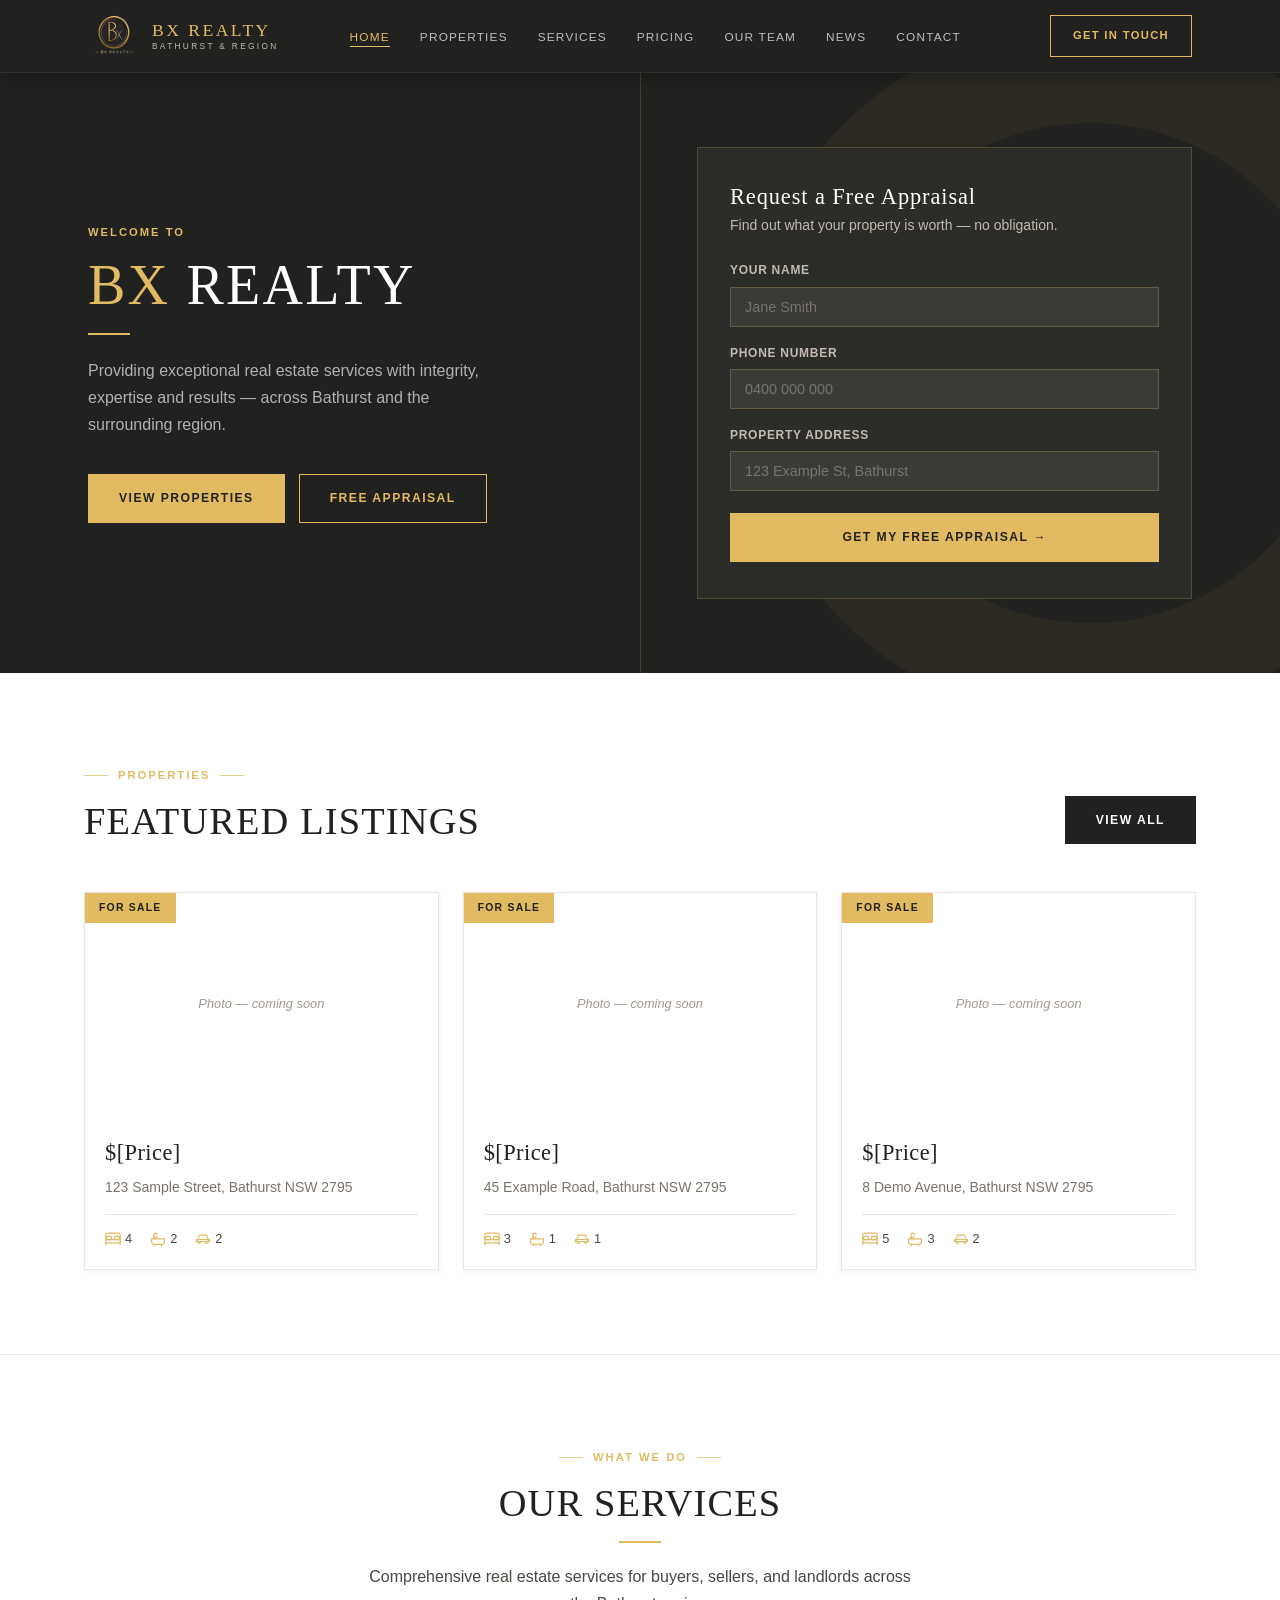
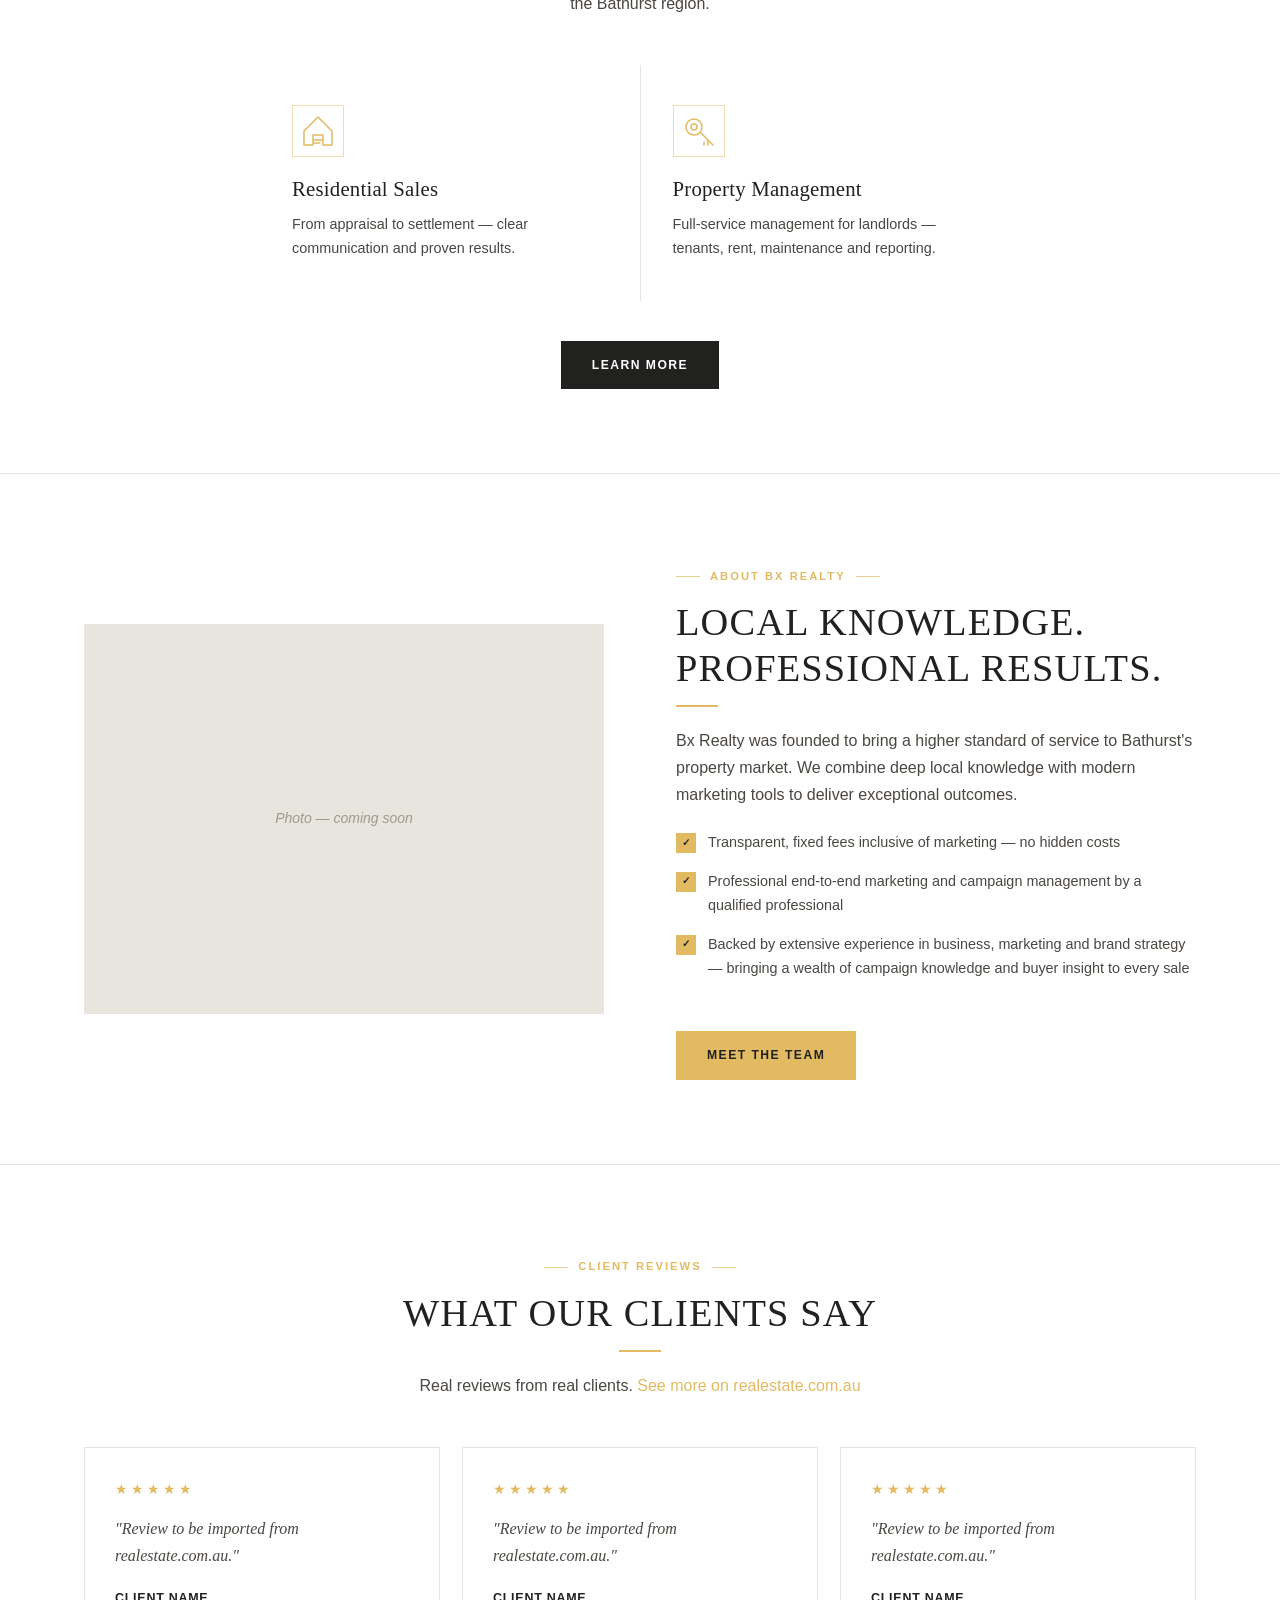
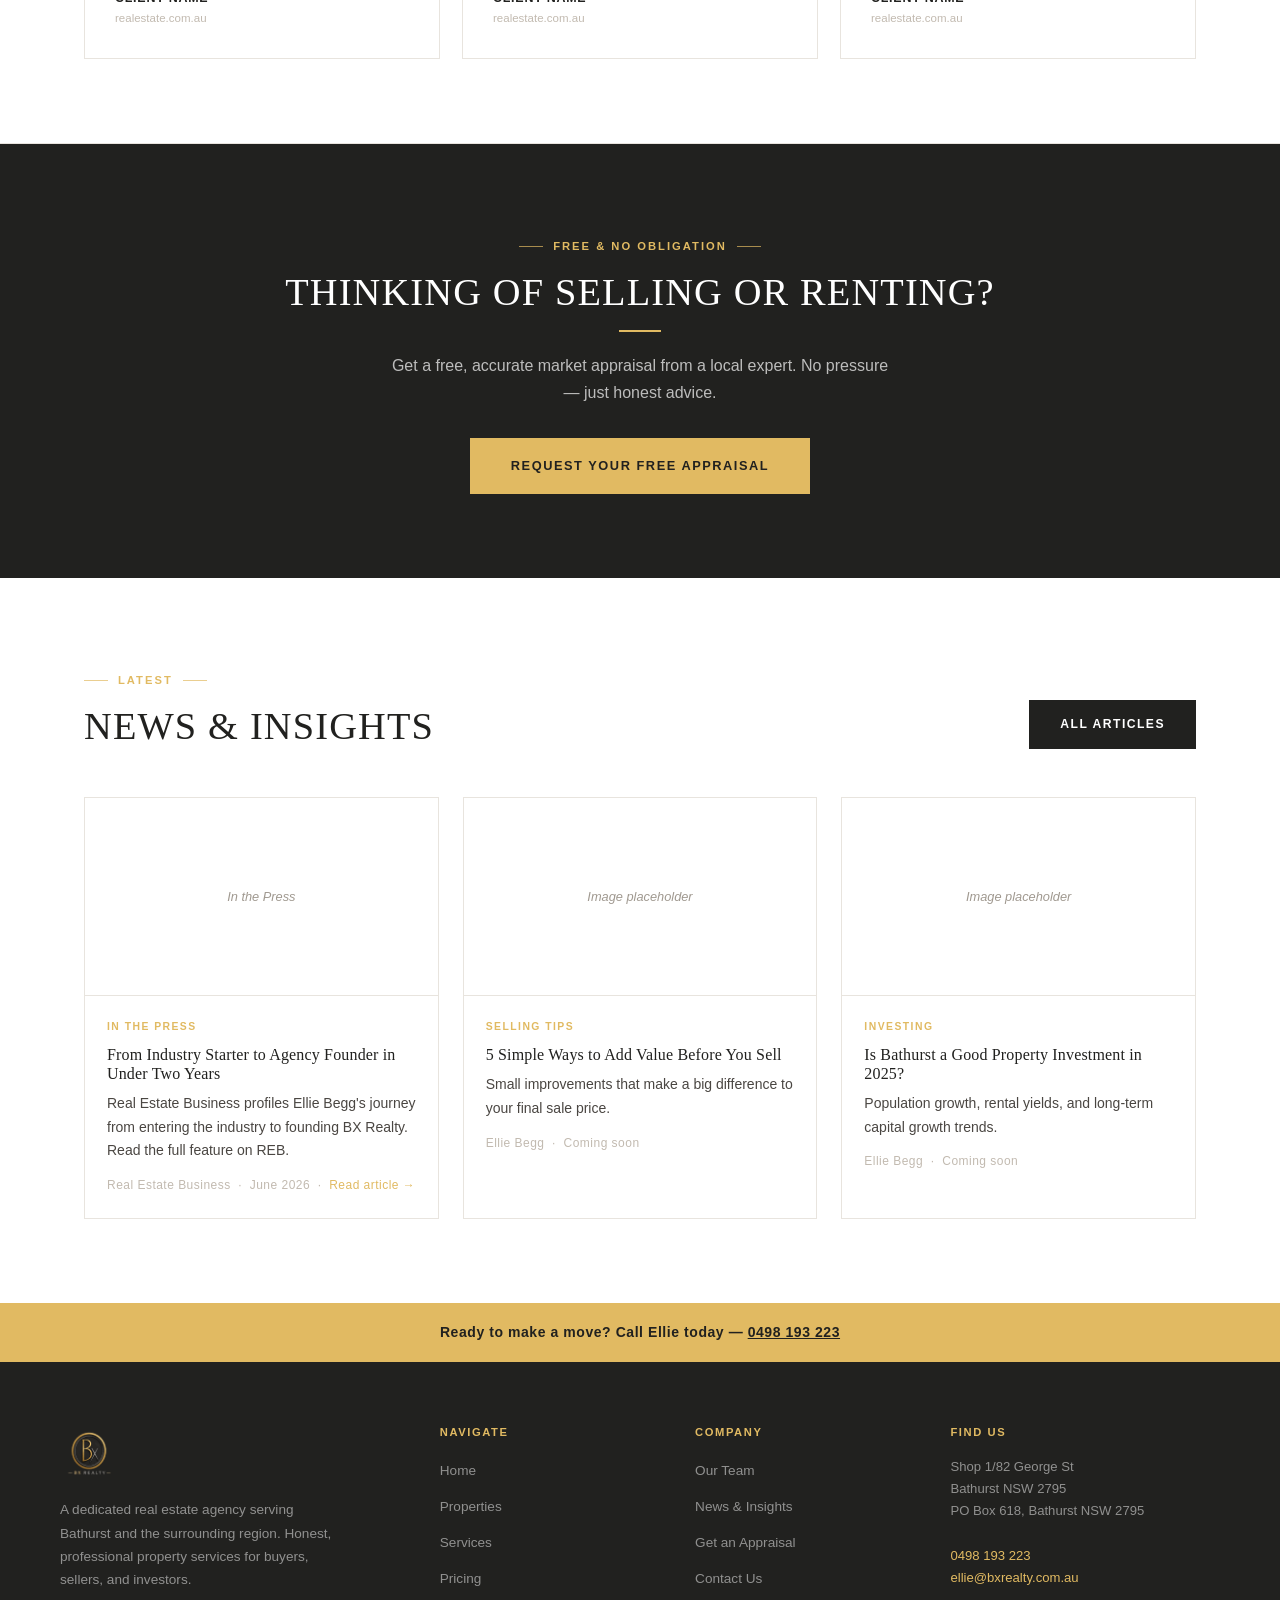
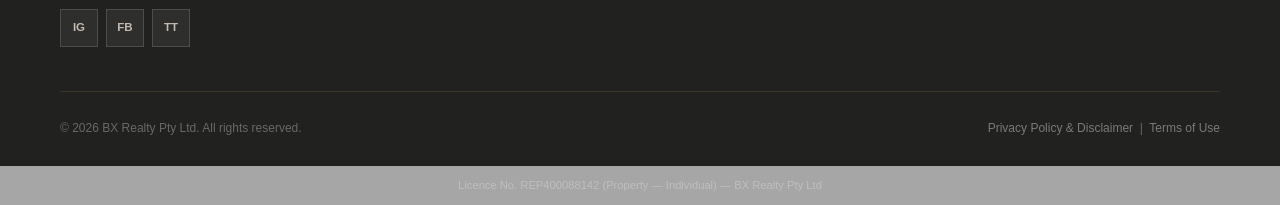
<file: index.html>
<!DOCTYPE html>
<html lang="en">
<head>
  <meta charset="UTF-8" />
  <meta name="viewport" content="width=device-width, initial-scale=1.0" />
  <title>Bx Realty — Bathurst Real Estate Agents</title>
  <meta name="description" content="Bx Realty — professional real estate agents in Bathurst, NSW. Buy, sell, rent or request a free market appraisal today." />
  <link rel="icon" type="image/png" href="assets/images/bxrealty-logo.png" />
  <link rel="apple-touch-icon" href="assets/images/bxrealty-logo.png" />
  <meta name="theme-color" content="#21211f" />
  <meta http-equiv="Content-Security-Policy" content="default-src 'self'; script-src 'self'; style-src 'self' 'unsafe-inline' https://fonts.googleapis.com; font-src https://fonts.gstatic.com; img-src 'self' data:; object-src 'none'; base-uri 'self'" />
  <meta name="referrer" content="strict-origin-when-cross-origin" />
  <link rel="preconnect" href="https://fonts.googleapis.com" />
  <link rel="preconnect" href="https://fonts.gstatic.com" crossorigin />
  <link href="https://fonts.googleapis.com/css2?family=Cormorant+Garamond:ital,wght@0,400;0,500;0,600;0,700;1,400&family=Marcellus&family=DM+Sans:ital,opsz,wght@0,9..40,400;0,9..40,500;0,9..40,600;0,9..40,700;1,9..40,400&display=swap" rel="stylesheet" />
  <link rel="stylesheet" href="style.css" />
</head>
<body>
<nav class="site-nav">
  <div class="nav-inner">
    <a href="index.html" class="nav-logo">
      <img src="assets/images/bxrealty-logo.png" alt="BX Realty" />
      <div class="nav-logo-wordmark"><span>BX Realty</span><span>Bathurst &amp; Region</span></div>
    </a>
    <ul class="nav-menu" id="navMenu">
      <li><a href="index.html" class="active">Home</a></li>
      <li><a href="listings.html">Properties</a></li>
      <li><a href="services.html">Services</a></li>
      <li><a href="pricing.html">Pricing</a></li>
      <li><a href="team.html">Our Team</a></li>
      <li><a href="blog.html">News</a></li>
      <li><a href="contact.html">Contact</a></li>
    </ul>
    <a href="contact.html" class="btn btn-outline nav-cta">Get in Touch</a>
    <button class="nav-burger" id="navBurger" aria-label="Menu" aria-expanded="false" aria-controls="navMenu"><span></span><span></span><span></span></button>
  </div>
</nav>

<!-- Hero -->
<section class="hero">
  <div class="hero-inner">
    <div class="hero-text">
      <span class="label" style="--before:none;">Welcome to</span>
      <h1><span style="color:var(--gold)">BX</span> Realty</h1>
      <span class="rule"></span>
      <p>Providing exceptional real estate services with integrity, expertise and results — across Bathurst and the surrounding region.</p>
      <div class="hero-actions">
        <a href="listings.html" class="btn btn-gold">View Properties</a>
        <a href="appraisal.html" class="btn btn-white">Free Appraisal</a>
      </div>
    </div>
    <div class="hero-aside">
      <div class="hero-card">
        <h3>Request a Free Appraisal</h3>
        <p>Find out what your property is worth — no obligation.</p>
        <div class="fg"><label class="light" for="h-name">Your name</label><input class="fc dark-input" type="text" id="h-name" placeholder="Jane Smith" /></div>
        <div class="fg"><label class="light" for="h-phone">Phone number</label><input class="fc dark-input" type="tel" id="h-phone" placeholder="0400 000 000" /></div>
        <div class="fg"><label class="light" for="h-addr">Property address</label><input class="fc dark-input" type="text" id="h-addr" placeholder="123 Example St, Bathurst" /></div>
        <a href="appraisal.html" class="btn btn-gold" style="width:100%;margin-top:6px;">Get My Free Appraisal &rarr;</a>
      </div>
    </div>
  </div>
</section>

<!-- Featured Listings -->
<section class="section">
  <div class="container">
    <div class="sh split">
      <div><span class="label">Properties</span><h2>Featured Listings</h2></div>
      <a href="listings.html" class="btn btn-dark">View All</a>
    </div>
    <div class="listing-grid">
      <article class="listing-card"><div class="listing-img"><div class="listing-img-ph">Photo — coming soon</div><span class="badge">For Sale</span></div><div class="listing-body"><div class="listing-price">$[Price]</div><div class="listing-addr">123 Sample Street, Bathurst NSW 2795</div><div class="listing-feats"><span><svg width="16" height="16" viewBox="0 0 20 18" fill="none" xmlns="http://www.w3.org/2000/svg"><path d="M1 17V11H19V17" stroke="#e1ba62" stroke-width="1.5" stroke-linecap="round" stroke-linejoin="round"/><path d="M1 11V5C1 3.9 1.9 3 3 3H17C18.1 3 19 3.9 19 5V11" stroke="#e1ba62" stroke-width="1.5" stroke-linecap="round"/><rect x="2" y="7" width="6" height="4" rx="1" stroke="#e1ba62" stroke-width="1.5"/><rect x="12" y="7" width="6" height="4" rx="1" stroke="#e1ba62" stroke-width="1.5"/><path d="M1 15H19" stroke="#e1ba62" stroke-width="1.5" stroke-linecap="round"/></svg> 4</span><span><svg width="16" height="16" viewBox="0 0 20 20" fill="none" xmlns="http://www.w3.org/2000/svg"><path d="M2 11H18V14C18 16.2 16.2 18 14 18H6C3.8 18 2 16.2 2 14V11Z" stroke="#e1ba62" stroke-width="1.5" stroke-linejoin="round"/><path d="M5 11V6C5 4.9 5.9 4 7 4C8.1 4 9 4.9 9 6" stroke="#e1ba62" stroke-width="1.5" stroke-linecap="round"/><line x1="5" y1="9" x2="9" y2="9" stroke="#e1ba62" stroke-width="1.5" stroke-linecap="round"/><path d="M6 18L5 20M14 18L15 20" stroke="#e1ba62" stroke-width="1.5" stroke-linecap="round"/></svg> 2</span><span><svg width="16" height="16" viewBox="0 0 22 16" fill="none" xmlns="http://www.w3.org/2000/svg"><path d="M4 10L6 4H16L18 10H4Z" stroke="#e1ba62" stroke-width="1.5" stroke-linejoin="round"/><path d="M2 10H20V13H2V10Z" stroke="#e1ba62" stroke-width="1.5" stroke-linejoin="round"/><circle cx="6" cy="14" r="1.5" stroke="#e1ba62" stroke-width="1.5"/><circle cx="16" cy="14" r="1.5" stroke="#e1ba62" stroke-width="1.5"/><path d="M2 12H4M18 12H20" stroke="#e1ba62" stroke-width="1.5" stroke-linecap="round"/></svg> 2</span></div></div></article>
      <article class="listing-card"><div class="listing-img"><div class="listing-img-ph">Photo — coming soon</div><span class="badge">For Sale</span></div><div class="listing-body"><div class="listing-price">$[Price]</div><div class="listing-addr">45 Example Road, Bathurst NSW 2795</div><div class="listing-feats"><span><svg width="16" height="16" viewBox="0 0 20 18" fill="none" xmlns="http://www.w3.org/2000/svg"><path d="M1 17V11H19V17" stroke="#e1ba62" stroke-width="1.5" stroke-linecap="round" stroke-linejoin="round"/><path d="M1 11V5C1 3.9 1.9 3 3 3H17C18.1 3 19 3.9 19 5V11" stroke="#e1ba62" stroke-width="1.5" stroke-linecap="round"/><rect x="2" y="7" width="6" height="4" rx="1" stroke="#e1ba62" stroke-width="1.5"/><rect x="12" y="7" width="6" height="4" rx="1" stroke="#e1ba62" stroke-width="1.5"/><path d="M1 15H19" stroke="#e1ba62" stroke-width="1.5" stroke-linecap="round"/></svg> 3</span><span><svg width="16" height="16" viewBox="0 0 20 20" fill="none" xmlns="http://www.w3.org/2000/svg"><path d="M2 11H18V14C18 16.2 16.2 18 14 18H6C3.8 18 2 16.2 2 14V11Z" stroke="#e1ba62" stroke-width="1.5" stroke-linejoin="round"/><path d="M5 11V6C5 4.9 5.9 4 7 4C8.1 4 9 4.9 9 6" stroke="#e1ba62" stroke-width="1.5" stroke-linecap="round"/><line x1="5" y1="9" x2="9" y2="9" stroke="#e1ba62" stroke-width="1.5" stroke-linecap="round"/><path d="M6 18L5 20M14 18L15 20" stroke="#e1ba62" stroke-width="1.5" stroke-linecap="round"/></svg> 1</span><span><svg width="16" height="16" viewBox="0 0 22 16" fill="none" xmlns="http://www.w3.org/2000/svg"><path d="M4 10L6 4H16L18 10H4Z" stroke="#e1ba62" stroke-width="1.5" stroke-linejoin="round"/><path d="M2 10H20V13H2V10Z" stroke="#e1ba62" stroke-width="1.5" stroke-linejoin="round"/><circle cx="6" cy="14" r="1.5" stroke="#e1ba62" stroke-width="1.5"/><circle cx="16" cy="14" r="1.5" stroke="#e1ba62" stroke-width="1.5"/><path d="M2 12H4M18 12H20" stroke="#e1ba62" stroke-width="1.5" stroke-linecap="round"/></svg> 1</span></div></div></article>
      <article class="listing-card"><div class="listing-img"><div class="listing-img-ph">Photo — coming soon</div><span class="badge">For Sale</span></div><div class="listing-body"><div class="listing-price">$[Price]</div><div class="listing-addr">8 Demo Avenue, Bathurst NSW 2795</div><div class="listing-feats"><span><svg width="16" height="16" viewBox="0 0 20 18" fill="none" xmlns="http://www.w3.org/2000/svg"><path d="M1 17V11H19V17" stroke="#e1ba62" stroke-width="1.5" stroke-linecap="round" stroke-linejoin="round"/><path d="M1 11V5C1 3.9 1.9 3 3 3H17C18.1 3 19 3.9 19 5V11" stroke="#e1ba62" stroke-width="1.5" stroke-linecap="round"/><rect x="2" y="7" width="6" height="4" rx="1" stroke="#e1ba62" stroke-width="1.5"/><rect x="12" y="7" width="6" height="4" rx="1" stroke="#e1ba62" stroke-width="1.5"/><path d="M1 15H19" stroke="#e1ba62" stroke-width="1.5" stroke-linecap="round"/></svg> 5</span><span><svg width="16" height="16" viewBox="0 0 20 20" fill="none" xmlns="http://www.w3.org/2000/svg"><path d="M2 11H18V14C18 16.2 16.2 18 14 18H6C3.8 18 2 16.2 2 14V11Z" stroke="#e1ba62" stroke-width="1.5" stroke-linejoin="round"/><path d="M5 11V6C5 4.9 5.9 4 7 4C8.1 4 9 4.9 9 6" stroke="#e1ba62" stroke-width="1.5" stroke-linecap="round"/><line x1="5" y1="9" x2="9" y2="9" stroke="#e1ba62" stroke-width="1.5" stroke-linecap="round"/><path d="M6 18L5 20M14 18L15 20" stroke="#e1ba62" stroke-width="1.5" stroke-linecap="round"/></svg> 3</span><span><svg width="16" height="16" viewBox="0 0 22 16" fill="none" xmlns="http://www.w3.org/2000/svg"><path d="M4 10L6 4H16L18 10H4Z" stroke="#e1ba62" stroke-width="1.5" stroke-linejoin="round"/><path d="M2 10H20V13H2V10Z" stroke="#e1ba62" stroke-width="1.5" stroke-linejoin="round"/><circle cx="6" cy="14" r="1.5" stroke="#e1ba62" stroke-width="1.5"/><circle cx="16" cy="14" r="1.5" stroke="#e1ba62" stroke-width="1.5"/><path d="M2 12H4M18 12H20" stroke="#e1ba62" stroke-width="1.5" stroke-linecap="round"/></svg> 2</span></div></div></article>
    </div>
  </div>
</section>

<!-- Services -->
<section class="section section-cream">
  <div class="container">
    <div class="sh center"><span class="label">What We Do</span><h2>Our Services</h2><span class="rule center"></span><p>Comprehensive real estate services for buyers, sellers, and landlords across the Bathurst region.</p></div>
    <div class="services-grid two-col">
      <div class="service-card">
        <div class="service-icon"><svg width="36" height="36" viewBox="0 0 36 36" fill="none" xmlns="http://www.w3.org/2000/svg"><path d="M4 18L18 4L32 18V32H23V22H13V32H4V18Z" stroke="#e1ba62" stroke-width="1.5" stroke-linejoin="round"/><path d="M14 27H22" stroke="#e1ba62" stroke-width="1.5" stroke-linecap="round"/><path d="M14 30H20" stroke="#e1ba62" stroke-width="1.5" stroke-linecap="round"/></svg></div>
        <h3>Residential Sales</h3>
        <p>From appraisal to settlement — clear communication and proven results.</p>
      </div>
      <div class="service-card">
        <div class="service-icon"><svg width="36" height="36" viewBox="0 0 36 36" fill="none" xmlns="http://www.w3.org/2000/svg"><circle cx="13" cy="14" r="8" stroke="#e1ba62" stroke-width="1.5"/><circle cx="13" cy="14" r="3" stroke="#e1ba62" stroke-width="1.5"/><path d="M19 19L32 32" stroke="#e1ba62" stroke-width="1.5" stroke-linecap="round"/><path d="M27 28V32" stroke="#e1ba62" stroke-width="1.5" stroke-linecap="round"/><path d="M23 29V32" stroke="#e1ba62" stroke-width="1.5" stroke-linecap="round"/></svg></div>
        <h3>Property Management</h3>
        <p>Full-service management for landlords — tenants, rent, maintenance and reporting.</p>
      </div>
    </div>
    <div style="text-align:center;margin-top:40px;"><a href="services.html" class="btn btn-dark">Learn More</a></div>
  </div>
</section>

<!-- About -->
<section class="section">
  <div class="container">
    <div class="about-grid">
      <div class="about-img-ph">Photo — coming soon</div>
      <div>
        <span class="label">About Bx Realty</span>
        <h2>Local Knowledge. Professional Results.</h2>
        <span class="rule"></span>
        <p>Bx Realty was founded to bring a higher standard of service to Bathurst's property market. We combine deep local knowledge with modern marketing tools to deliver exceptional outcomes.</p>
        <div class="check-list">
          <div class="check-item"><div class="check-icon">&#x2713;</div><span>Transparent, fixed fees inclusive of marketing — no hidden costs</span></div>
          <div class="check-item"><div class="check-icon">&#x2713;</div><span>Professional end-to-end marketing and campaign management by a qualified professional</span></div>
          <div class="check-item"><div class="check-icon">&#x2713;</div><span>Backed by extensive experience in business, marketing and brand strategy — bringing a wealth of campaign knowledge and buyer insight to every sale</span></div>
        </div>
        <a href="team.html" class="btn btn-gold" style="margin-top:28px;">Meet the Team</a>
      </div>
    </div>
  </div>
</section>

<!-- Testimonials -->
<section class="section section-cream">
  <div class="container">
    <div class="sh center"><span class="label">Client Reviews</span><h2>What Our Clients Say</h2><span class="rule center"></span><p>Real reviews from real clients. <a href="https://www.realestate.com.au/agent/ellie-begg-3673016" target="_blank" rel="noopener" style="color:var(--gold);">See more on realestate.com.au</a></p></div>
    <div class="testi-grid">
      <div class="testi-card"><div class="testi-stars">&#9733;&#9733;&#9733;&#9733;&#9733;</div><blockquote>"Review to be imported from realestate.com.au."</blockquote><div class="testi-author">Client Name</div><div class="testi-source">realestate.com.au</div></div>
      <div class="testi-card"><div class="testi-stars">&#9733;&#9733;&#9733;&#9733;&#9733;</div><blockquote>"Review to be imported from realestate.com.au."</blockquote><div class="testi-author">Client Name</div><div class="testi-source">realestate.com.au</div></div>
      <div class="testi-card"><div class="testi-stars">&#9733;&#9733;&#9733;&#9733;&#9733;</div><blockquote>"Review to be imported from realestate.com.au."</blockquote><div class="testi-author">Client Name</div><div class="testi-source">realestate.com.au</div></div>
    </div>
  </div>
</section>

<!-- Appraisal CTA -->
<section class="section section-dark" style="text-align:center;">
  <div class="container">
    <span class="label">Free &amp; No Obligation</span>
    <h2 style="color:#fff;">Thinking of Selling or Renting?</h2>
    <span class="rule center"></span>
    <p style="max-width:500px;margin:0 auto 32px;color:rgba(255,255,255,.7);">Get a free, accurate market appraisal from a local expert. No pressure — just honest advice.</p>
    <a href="appraisal.html" class="btn btn-gold" style="font-size:.8rem;padding:16px 40px;">Request Your Free Appraisal</a>
  </div>
</section>

<!-- Blog -->
<section class="section">
  <div class="container">
    <div class="sh split">
      <div><span class="label">Latest</span><h2>News &amp; Insights</h2></div>
      <a href="blog.html" class="btn btn-dark">All Articles</a>
    </div>
    <div class="blog-grid">
      <article class="blog-card"><div class="blog-thumb">In the Press</div><div class="blog-body"><span class="blog-tag">In the Press</span><h3><a href="https://www.realestatebusiness.com.au/industry/32061-from-industry-starter-to-agency-founder-in-under-two-years" target="_blank" rel="noopener" style="color:inherit;text-decoration:none;">From Industry Starter to Agency Founder in Under Two Years</a></h3><p>Real Estate Business profiles Ellie Begg's journey from entering the industry to founding BX Realty. Read the full feature on REB.</p><div class="blog-meta">Real Estate Business &nbsp;&middot;&nbsp; June 2026 &nbsp;&middot;&nbsp; <a href="https://www.realestatebusiness.com.au/industry/32061-from-industry-starter-to-agency-founder-in-under-two-years" target="_blank" rel="noopener" style="color:var(--gold);">Read article &rarr;</a></div></div></article>
      <article class="blog-card"><div class="blog-thumb">Image placeholder</div><div class="blog-body"><span class="blog-tag">Selling Tips</span><h3>5 Simple Ways to Add Value Before You Sell</h3><p>Small improvements that make a big difference to your final sale price.</p><div class="blog-meta">Ellie Begg &nbsp;·&nbsp; Coming soon</div></div></article>
      <article class="blog-card"><div class="blog-thumb">Image placeholder</div><div class="blog-body"><span class="blog-tag">Investing</span><h3>Is Bathurst a Good Property Investment in 2025?</h3><p>Population growth, rental yields, and long-term capital growth trends.</p><div class="blog-meta">Ellie Begg &nbsp;·&nbsp; Coming soon</div></div></article>
    </div>
  </div>
</section>

<div class="cta-bar"><p>Ready to make a move? Call Ellie today — <a href="tel:0498193223">0498 193 223</a></p></div>
<footer class="site-footer">
  <div class="footer-grid">
    <div class="footer-brand">
      <div class="footer-logo"><img src="assets/images/bxrealty-logo.png" alt="BX Realty" /></div>
      <p>A dedicated real estate agency serving Bathurst and the surrounding region. Honest, professional property services for buyers, sellers, and investors.</p>
      <div class="social-links">
        <a href="https://www.instagram.com/ellie_agentchapman_realtor/" class="social-link" target="_blank" rel="noopener" aria-label="Instagram">IG</a>
        <a href="https://www.facebook.com/profile.php?id=61573810007004" class="social-link" target="_blank" rel="noopener" aria-label="Facebook">FB</a>
        <a href="https://www.tiktok.com/@ellie.begg.realto" class="social-link" target="_blank" rel="noopener" aria-label="TikTok">TT</a>
      </div>
    </div>
    <div class="footer-col">
      <h4>Navigate</h4>
      <ul>
        <li><a href="index.html">Home</a></li>
        <li><a href="listings.html">Properties</a></li>
        <li><a href="services.html">Services</a></li>
        <li><a href="pricing.html">Pricing</a></li>
      </ul>
    </div>
    <div class="footer-col">
      <h4>Company</h4>
      <ul>
        <li><a href="team.html">Our Team</a></li>
        <li><a href="blog.html">News &amp; Insights</a></li>
        <li><a href="appraisal.html">Get an Appraisal</a></li>
        <li><a href="contact.html">Contact Us</a></li>
      </ul>
    </div>
    <div class="footer-col">
      <h4>Find Us</h4>
      <address class="footer-addr">
        Shop 1/82 George St<br>
        Bathurst NSW 2795<br>
        PO Box 618, Bathurst NSW 2795<br><br>
        <a href="tel:0498193223" style="color:var(--gold);">0498 193 223</a><br>
        <a href="mailto:ellie@bxrealty.com.au" style="color:var(--gold);">ellie@bxrealty.com.au</a>
      </address>
    </div>
  </div>
  <div class="footer-bottom">
    <span>&copy; 2026 BX Realty Pty Ltd. All rights reserved.</span>
    <span><a href="privacy.html">Privacy Policy &amp; Disclaimer</a> &nbsp;|&nbsp; <a href="terms.html">Terms of Use</a></span>
  </div>
</footer>
<div class="licence-bar"><div class="container">Licence No. REP400088142 (Property &mdash; Individual) &mdash; BX Realty Pty Ltd</div></div>
<script src="components.js" defer></script>
</body>
</html>
</file>
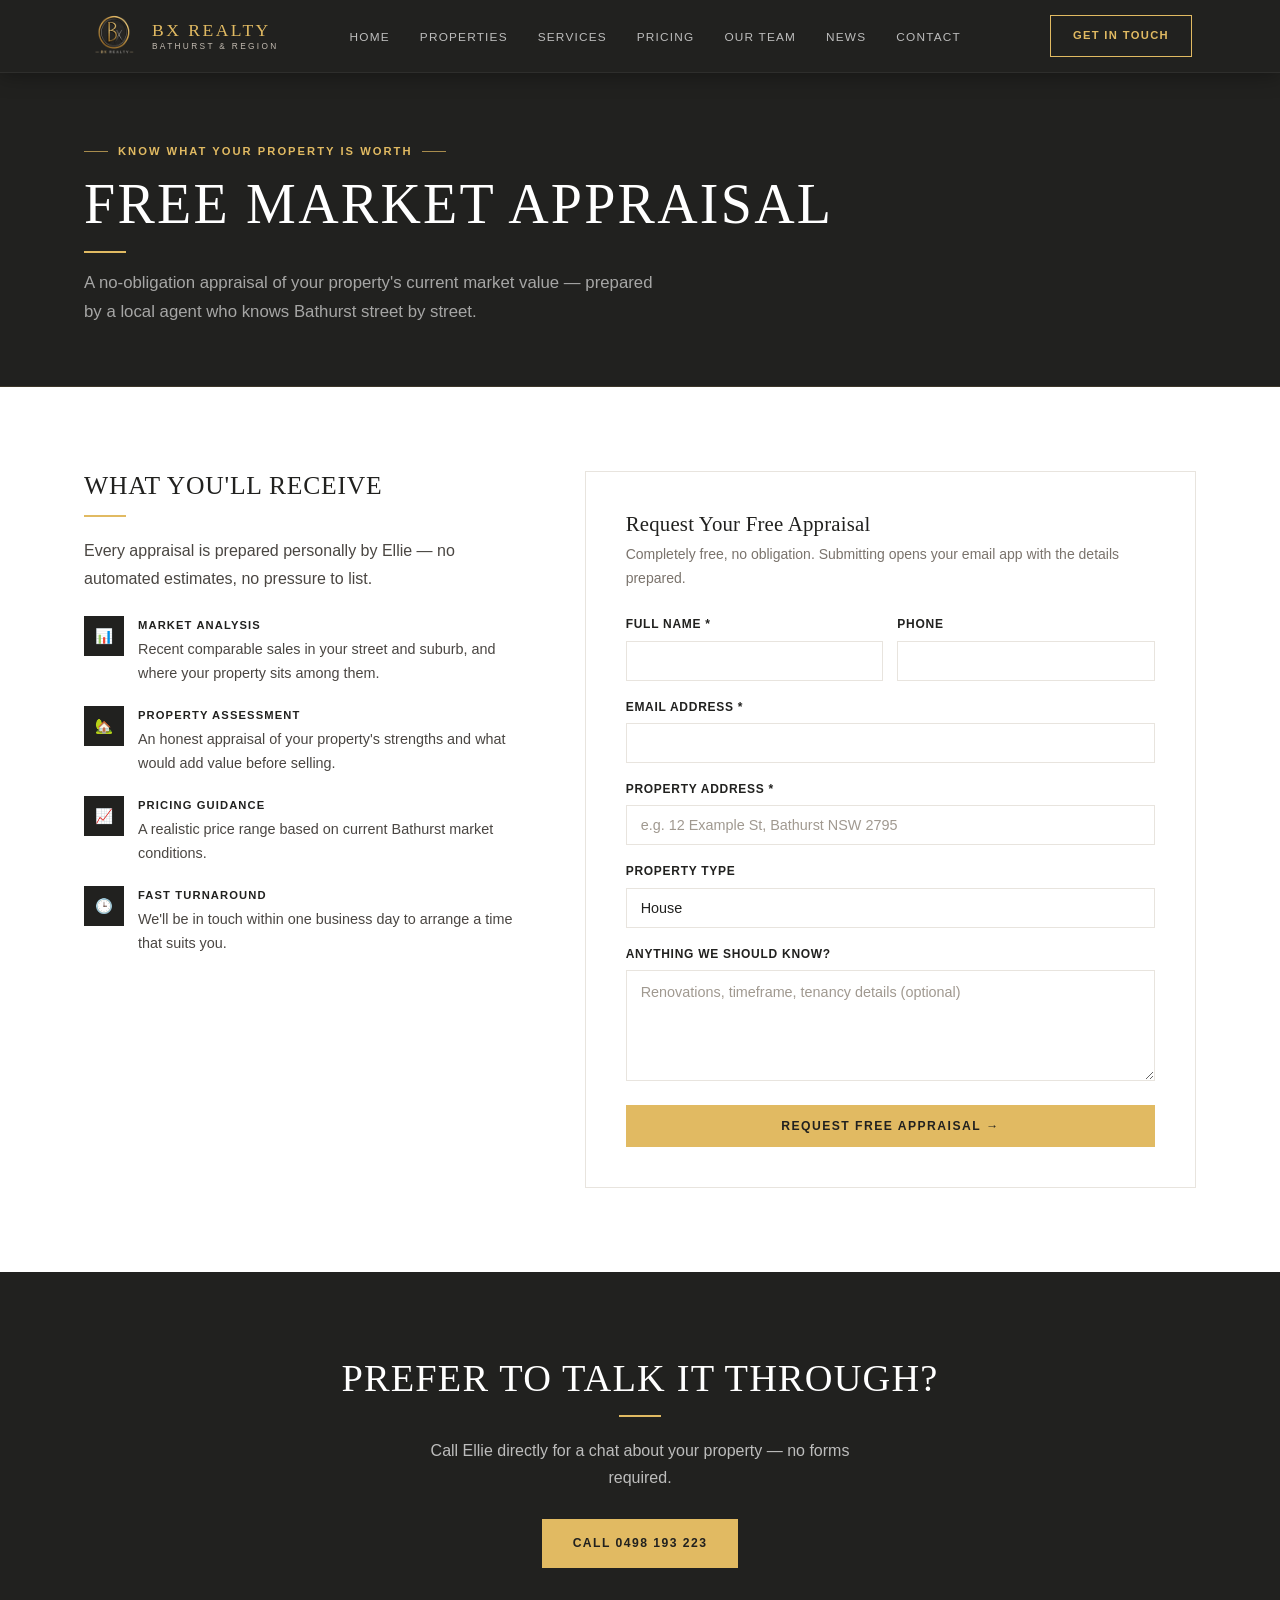
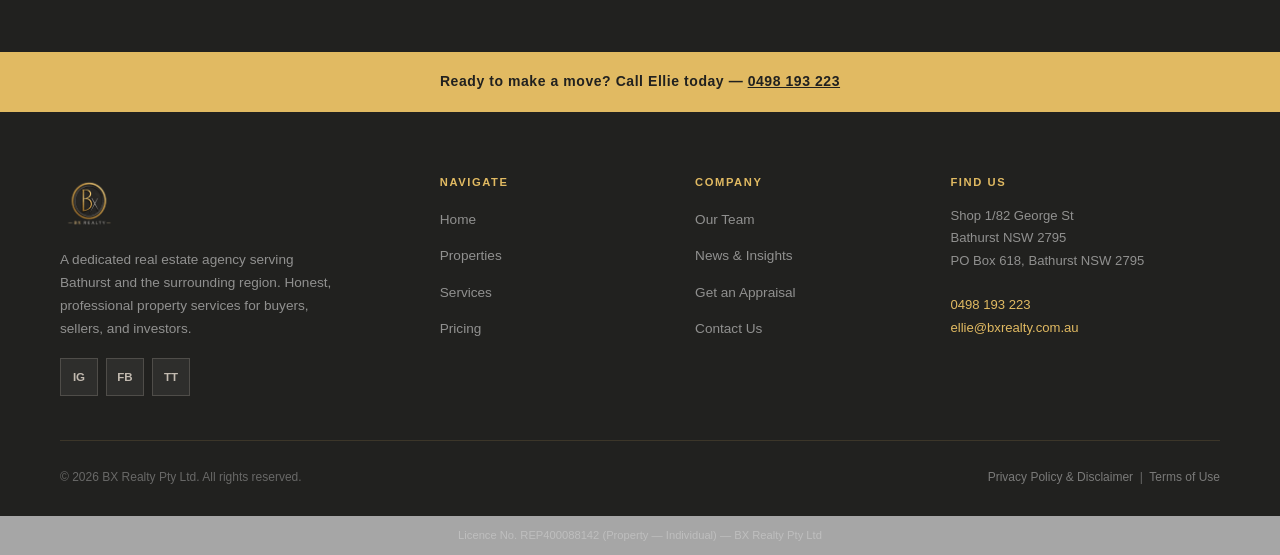
<file: appraisal.html>
<!DOCTYPE html>
<html lang="en">
<head>
  <meta charset="UTF-8" /><meta name="viewport" content="width=device-width, initial-scale=1.0" />
  <title>Free Appraisal — Bx Realty Bathurst</title>
  <meta name="description" content="Request a free, no-obligation property market appraisal in Bathurst." />
  <link rel="icon" type="image/png" href="assets/images/bxrealty-logo.png" />
  <meta name="theme-color" content="#21211f" />
  <meta http-equiv="Content-Security-Policy" content="default-src 'self'; script-src 'self'; style-src 'self' 'unsafe-inline' https://fonts.googleapis.com; font-src https://fonts.gstatic.com; img-src 'self' data:; object-src 'none'; base-uri 'self'" />
  <meta name="referrer" content="strict-origin-when-cross-origin" />
  <link rel="preconnect" href="https://fonts.googleapis.com" /><link rel="preconnect" href="https://fonts.gstatic.com" crossorigin />
  <link href="https://fonts.googleapis.com/css2?family=Cormorant+Garamond:ital,wght@0,400;0,500;0,600;0,700;1,400&family=Marcellus&family=DM+Sans:ital,opsz,wght@0,9..40,400;0,9..40,500;0,9..40,600;0,9..40,700;1,9..40,400&display=swap" rel="stylesheet" />
  <link rel="stylesheet" href="style.css" />
</head>
<body>
<nav class="site-nav">
  <div class="nav-inner">
    <a href="index.html" class="nav-logo">
      <img src="assets/images/bxrealty-logo.png" alt="BX Realty" />
      <div class="nav-logo-wordmark"><span>BX Realty</span><span>Bathurst &amp; Region</span></div>
    </a>
    <ul class="nav-menu" id="navMenu">
      <li><a href="index.html">Home</a></li>
      <li><a href="listings.html">Properties</a></li>
      <li><a href="services.html">Services</a></li>
      <li><a href="pricing.html">Pricing</a></li>
      <li><a href="team.html">Our Team</a></li>
      <li><a href="blog.html">News</a></li>
      <li><a href="contact.html">Contact</a></li>
    </ul>
    <a href="contact.html" class="btn btn-outline nav-cta">Get in Touch</a>
    <button class="nav-burger" id="navBurger" aria-label="Menu" aria-expanded="false" aria-controls="navMenu"><span></span><span></span><span></span></button>
  </div>
</nav>

<div class="page-band">
  <div class="container">
    <span class="label">Know What Your Property Is Worth</span>
    <h1>Free Market Appraisal</h1>
    <span class="rule"></span>
    <p>A no-obligation appraisal of your property's current market value &mdash; prepared by a local agent who knows Bathurst street by street.</p>
  </div>
</div>

<section class="section">
  <div class="container">
    <div class="contact-layout">
      <div>
        <h2 style="font-size:1.6rem;">What You'll Receive</h2>
        <span class="rule"></span>
        <p>Every appraisal is prepared personally by Ellie &mdash; no automated estimates, no pressure to list.</p>
        <div class="contact-details">
          <div class="contact-detail"><div class="contact-icon">&#x1F4CA;</div><div><span class="contact-icon-label">Market Analysis</span>Recent comparable sales in your street and suburb, and where your property sits among them.</div></div>
          <div class="contact-detail"><div class="contact-icon">&#x1F3E1;</div><div><span class="contact-icon-label">Property Assessment</span>An honest appraisal of your property's strengths and what would add value before selling.</div></div>
          <div class="contact-detail"><div class="contact-icon">&#x1F4C8;</div><div><span class="contact-icon-label">Pricing Guidance</span>A realistic price range based on current Bathurst market conditions.</div></div>
          <div class="contact-detail"><div class="contact-icon">&#x1F552;</div><div><span class="contact-icon-label">Fast Turnaround</span>We'll be in touch within one business day to arrange a time that suits you.</div></div>
        </div>
      </div>

      <div class="contact-form-card">
        <h3 style="margin-bottom:6px;">Request Your Free Appraisal</h3>
        <p class="text-muted" style="font-size:.875rem;margin-bottom:24px;">Completely free, no obligation. Submitting opens your email app with the details prepared.</p>
        <form id="appraisal-form" data-bxr-mailto="ellie@bxrealty.com.au" data-bxr-subject="Appraisal request">
          <div class="form-row">
            <div class="fg"><label for="ap-name">Full name *</label><input type="text" id="ap-name" name="name" class="fc" required maxlength="200" /></div>
            <div class="fg"><label for="ap-phone">Phone</label><input type="tel" id="ap-phone" name="phone" class="fc" maxlength="40" /></div>
          </div>
          <div class="fg"><label for="ap-email">Email address *</label><input type="email" id="ap-email" name="email" class="fc" required maxlength="200" /></div>
          <div class="fg"><label for="ap-address">Property address *</label><input type="text" id="ap-address" name="address" class="fc" required maxlength="300" placeholder="e.g. 12 Example St, Bathurst NSW 2795" /></div>
          <div class="fg"><label for="ap-type">Property type</label><select id="ap-type" name="type" class="fc"><option>House</option><option>Unit / Townhouse</option><option>Land</option><option>Rural / Acreage</option><option>Commercial</option><option>Other</option></select></div>
          <div class="fg"><label for="ap-notes">Anything we should know?</label><textarea id="ap-notes" name="message" class="fc" rows="4" maxlength="5000" placeholder="Renovations, timeframe, tenancy details (optional)"></textarea></div>
          <button type="submit" class="btn btn-gold" style="width:100%;">Request Free Appraisal &rarr;</button>
        </form>
        <div id="appraisal-success" class="bxr-sent" style="display:none;text-align:center;padding:32px 0;">
          <div style="font-size:2.5rem;margin-bottom:12px;color:var(--gold);">&#x2713;</div>
          <h3 style="margin-bottom:8px;">Opening your email app&hellip;</h3>
          <p>Your request has been prepared &mdash; just press send. If nothing opened, email <a href="mailto:ellie@bxrealty.com.au" style="color:var(--gold);">ellie@bxrealty.com.au</a> or call <a href="tel:0498193223" style="color:var(--gold);">0498 193 223</a>.</p>
        </div>
      </div>
    </div>
  </div>
</section>

<section class="section section-dark text-center">
  <div class="container">
    <h2 style="color:#fff;">Prefer to Talk It Through?</h2>
    <span class="rule center"></span>
    <p style="max-width:460px;margin:0 auto 28px;color:rgba(255,255,255,.7);">Call Ellie directly for a chat about your property &mdash; no forms required.</p>
    <a href="tel:0498193223" class="btn btn-gold">Call 0498 193 223</a>
  </div>
</section>

<div class="cta-bar"><p>Ready to make a move? Call Ellie today — <a href="tel:0498193223">0498 193 223</a></p></div>
<footer class="site-footer">
  <div class="footer-grid">
    <div class="footer-brand">
      <div class="footer-logo"><img src="assets/images/bxrealty-logo.png" alt="BX Realty" /></div>
      <p>A dedicated real estate agency serving Bathurst and the surrounding region. Honest, professional property services for buyers, sellers, and investors.</p>
      <div class="social-links">
        <a href="https://www.instagram.com/ellie_agentchapman_realtor/" class="social-link" target="_blank" rel="noopener" aria-label="Instagram">IG</a>
        <a href="https://www.facebook.com/profile.php?id=61573810007004" class="social-link" target="_blank" rel="noopener" aria-label="Facebook">FB</a>
        <a href="https://www.tiktok.com/@ellie.begg.realto" class="social-link" target="_blank" rel="noopener" aria-label="TikTok">TT</a>
      </div>
    </div>
    <div class="footer-col">
      <h4>Navigate</h4>
      <ul>
        <li><a href="index.html">Home</a></li>
        <li><a href="listings.html">Properties</a></li>
        <li><a href="services.html">Services</a></li>
        <li><a href="pricing.html">Pricing</a></li>
      </ul>
    </div>
    <div class="footer-col">
      <h4>Company</h4>
      <ul>
        <li><a href="team.html">Our Team</a></li>
        <li><a href="blog.html">News &amp; Insights</a></li>
        <li><a href="appraisal.html">Get an Appraisal</a></li>
        <li><a href="contact.html">Contact Us</a></li>
      </ul>
    </div>
    <div class="footer-col">
      <h4>Find Us</h4>
      <address class="footer-addr">
        Shop 1/82 George St<br>
        Bathurst NSW 2795<br>
        PO Box 618, Bathurst NSW 2795<br><br>
        <a href="tel:0498193223" style="color:var(--gold);">0498 193 223</a><br>
        <a href="mailto:ellie@bxrealty.com.au" style="color:var(--gold);">ellie@bxrealty.com.au</a>
      </address>
    </div>
  </div>
  <div class="footer-bottom">
    <span>&copy; 2026 BX Realty Pty Ltd. All rights reserved.</span>
    <span><a href="privacy.html">Privacy Policy &amp; Disclaimer</a> &nbsp;|&nbsp; <a href="terms.html">Terms of Use</a></span>
  </div>
</footer>
<div class="licence-bar"><div class="container">Licence No. REP400088142 (Property &mdash; Individual) &mdash; BX Realty Pty Ltd</div></div>
<script src="components.js" defer></script>
</body>
</html>
</file>
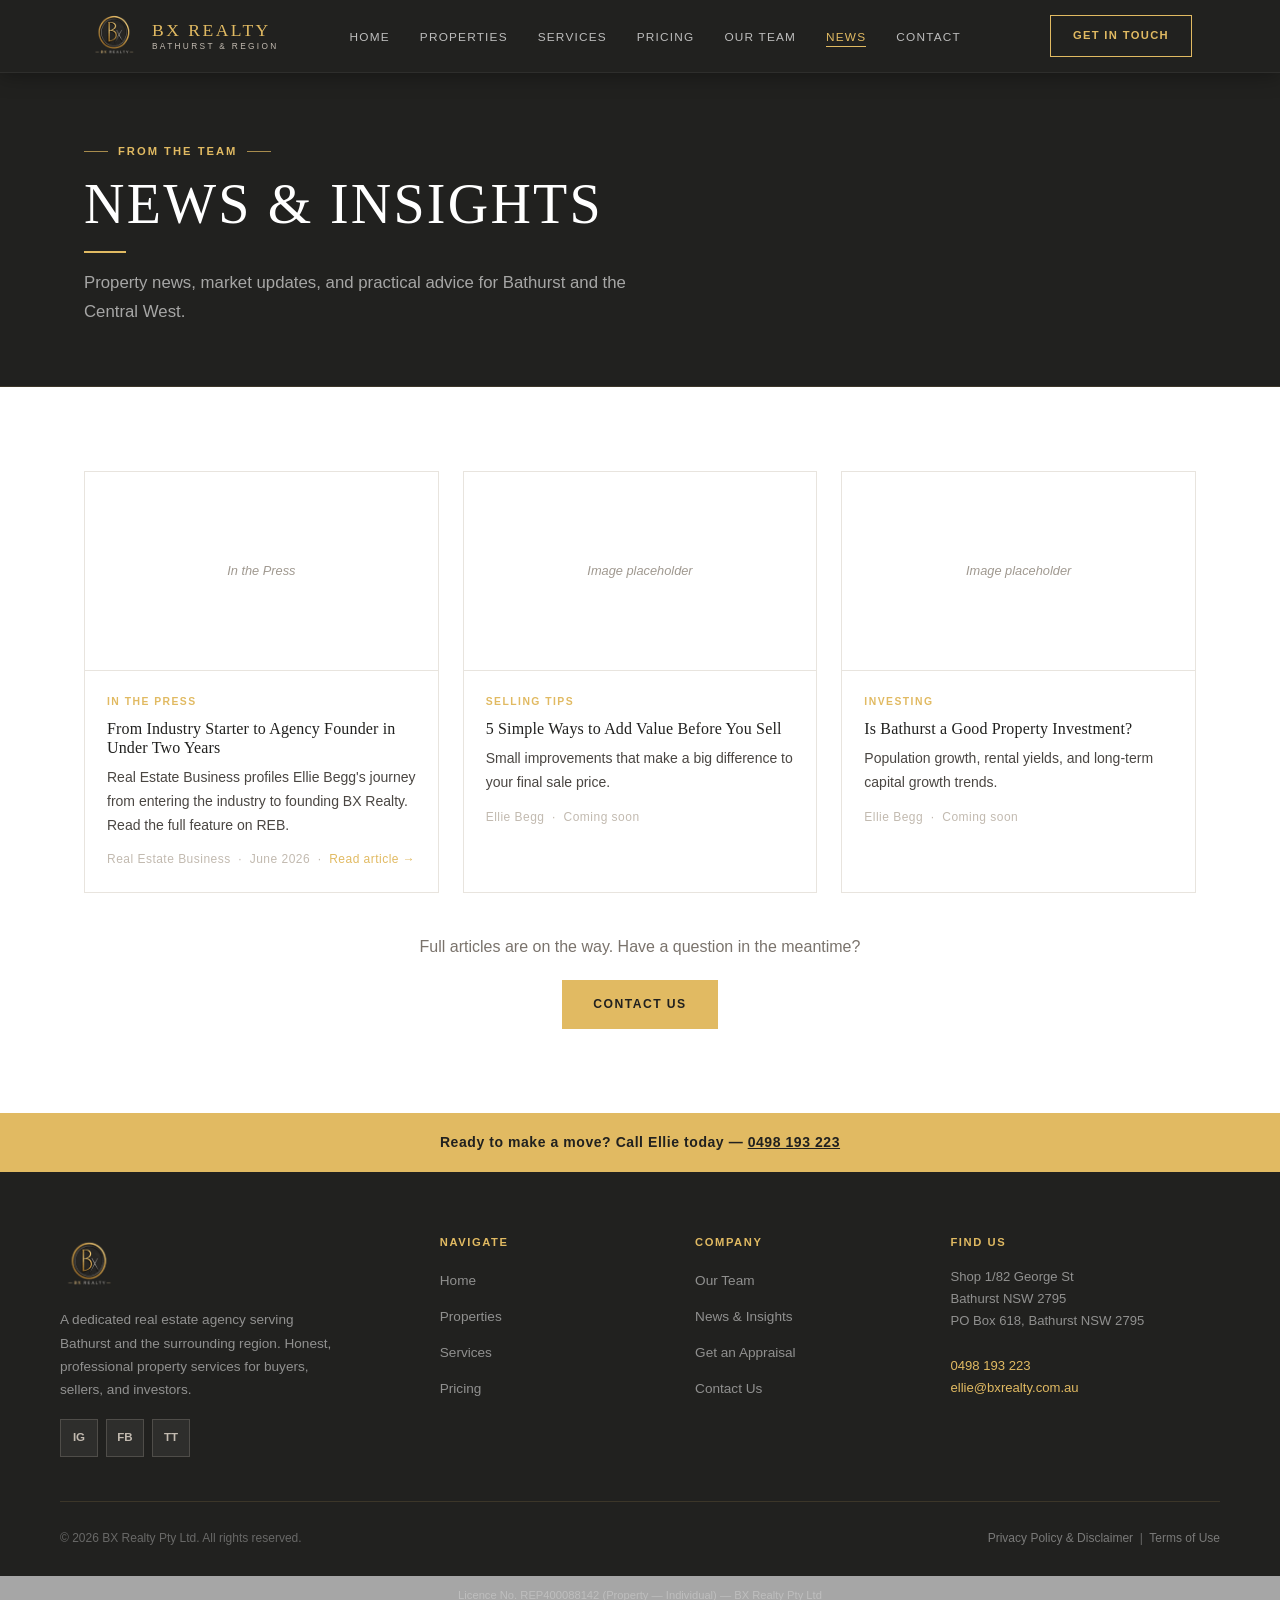
<file: blog.html>
<!DOCTYPE html>
<html lang="en">
<head>
  <meta charset="UTF-8" /><meta name="viewport" content="width=device-width, initial-scale=1.0" />
  <title>News & Insights — Bx Realty Bathurst</title>
  <meta name="description" content="Property news and market insights for Bathurst and region." />
  <link rel="icon" type="image/png" href="assets/images/bxrealty-logo.png" />
  <meta name="theme-color" content="#21211f" />
  <meta http-equiv="Content-Security-Policy" content="default-src 'self'; script-src 'self'; style-src 'self' 'unsafe-inline' https://fonts.googleapis.com; font-src https://fonts.gstatic.com; img-src 'self' data:; object-src 'none'; base-uri 'self'" />
  <meta name="referrer" content="strict-origin-when-cross-origin" />
  <link rel="preconnect" href="https://fonts.googleapis.com" /><link rel="preconnect" href="https://fonts.gstatic.com" crossorigin />
  <link href="https://fonts.googleapis.com/css2?family=Cormorant+Garamond:ital,wght@0,400;0,500;0,600;0,700;1,400&family=Marcellus&family=DM+Sans:ital,opsz,wght@0,9..40,400;0,9..40,500;0,9..40,600;0,9..40,700;1,9..40,400&display=swap" rel="stylesheet" />
  <link rel="stylesheet" href="style.css" />
</head>
<body>
<nav class="site-nav">
  <div class="nav-inner">
    <a href="index.html" class="nav-logo">
      <img src="assets/images/bxrealty-logo.png" alt="BX Realty" />
      <div class="nav-logo-wordmark"><span>BX Realty</span><span>Bathurst &amp; Region</span></div>
    </a>
    <ul class="nav-menu" id="navMenu">
      <li><a href="index.html">Home</a></li>
      <li><a href="listings.html">Properties</a></li>
      <li><a href="services.html">Services</a></li>
      <li><a href="pricing.html">Pricing</a></li>
      <li><a href="team.html">Our Team</a></li>
      <li><a href="blog.html" class="active">News</a></li>
      <li><a href="contact.html">Contact</a></li>
    </ul>
    <a href="contact.html" class="btn btn-outline nav-cta">Get in Touch</a>
    <button class="nav-burger" id="navBurger" aria-label="Menu" aria-expanded="false" aria-controls="navMenu"><span></span><span></span><span></span></button>
  </div>
</nav>

<div class="page-band">
  <div class="container">
    <span class="label">From the Team</span>
    <h1>News &amp; Insights</h1>
    <span class="rule"></span>
    <p>Property news, market updates, and practical advice for Bathurst and the Central West.</p>
  </div>
</div>

<section class="section">
  <div class="container">
    <div class="blog-grid">
      <article class="blog-card"><div class="blog-thumb">In the Press</div><div class="blog-body"><span class="blog-tag">In the Press</span><h3><a href="https://www.realestatebusiness.com.au/industry/32061-from-industry-starter-to-agency-founder-in-under-two-years" target="_blank" rel="noopener" style="color:inherit;text-decoration:none;">From Industry Starter to Agency Founder in Under Two Years</a></h3><p>Real Estate Business profiles Ellie Begg's journey from entering the industry to founding BX Realty. Read the full feature on REB.</p><div class="blog-meta">Real Estate Business &nbsp;&middot;&nbsp; June 2026 &nbsp;&middot;&nbsp; <a href="https://www.realestatebusiness.com.au/industry/32061-from-industry-starter-to-agency-founder-in-under-two-years" target="_blank" rel="noopener" style="color:var(--gold);">Read article &rarr;</a></div></div></article>
      <article class="blog-card"><div class="blog-thumb">Image placeholder</div><div class="blog-body"><span class="blog-tag">Selling Tips</span><h3>5 Simple Ways to Add Value Before You Sell</h3><p>Small improvements that make a big difference to your final sale price.</p><div class="blog-meta">Ellie Begg &nbsp;&middot;&nbsp; Coming soon</div></div></article>
      <article class="blog-card"><div class="blog-thumb">Image placeholder</div><div class="blog-body"><span class="blog-tag">Investing</span><h3>Is Bathurst a Good Property Investment?</h3><p>Population growth, rental yields, and long-term capital growth trends.</p><div class="blog-meta">Ellie Begg &nbsp;&middot;&nbsp; Coming soon</div></div></article>
    </div>
    <div class="text-center" style="margin-top:40px;">
      <p class="text-muted" style="max-width:460px;margin:0 auto 20px;">Full articles are on the way. Have a question in the meantime?</p>
      <a href="contact.html" class="btn btn-gold">Contact Us</a>
    </div>
  </div>
</section>

<div class="cta-bar"><p>Ready to make a move? Call Ellie today — <a href="tel:0498193223">0498 193 223</a></p></div>
<footer class="site-footer">
  <div class="footer-grid">
    <div class="footer-brand">
      <div class="footer-logo"><img src="assets/images/bxrealty-logo.png" alt="BX Realty" /></div>
      <p>A dedicated real estate agency serving Bathurst and the surrounding region. Honest, professional property services for buyers, sellers, and investors.</p>
      <div class="social-links">
        <a href="https://www.instagram.com/ellie_agentchapman_realtor/" class="social-link" target="_blank" rel="noopener" aria-label="Instagram">IG</a>
        <a href="https://www.facebook.com/profile.php?id=61573810007004" class="social-link" target="_blank" rel="noopener" aria-label="Facebook">FB</a>
        <a href="https://www.tiktok.com/@ellie.begg.realto" class="social-link" target="_blank" rel="noopener" aria-label="TikTok">TT</a>
      </div>
    </div>
    <div class="footer-col">
      <h4>Navigate</h4>
      <ul>
        <li><a href="index.html">Home</a></li>
        <li><a href="listings.html">Properties</a></li>
        <li><a href="services.html">Services</a></li>
        <li><a href="pricing.html">Pricing</a></li>
      </ul>
    </div>
    <div class="footer-col">
      <h4>Company</h4>
      <ul>
        <li><a href="team.html">Our Team</a></li>
        <li><a href="blog.html">News &amp; Insights</a></li>
        <li><a href="appraisal.html">Get an Appraisal</a></li>
        <li><a href="contact.html">Contact Us</a></li>
      </ul>
    </div>
    <div class="footer-col">
      <h4>Find Us</h4>
      <address class="footer-addr">
        Shop 1/82 George St<br>
        Bathurst NSW 2795<br>
        PO Box 618, Bathurst NSW 2795<br><br>
        <a href="tel:0498193223" style="color:var(--gold);">0498 193 223</a><br>
        <a href="mailto:ellie@bxrealty.com.au" style="color:var(--gold);">ellie@bxrealty.com.au</a>
      </address>
    </div>
  </div>
  <div class="footer-bottom">
    <span>&copy; 2026 BX Realty Pty Ltd. All rights reserved.</span>
    <span><a href="privacy.html">Privacy Policy &amp; Disclaimer</a> &nbsp;|&nbsp; <a href="terms.html">Terms of Use</a></span>
  </div>
</footer>
<div class="licence-bar"><div class="container">Licence No. REP400088142 (Property &mdash; Individual) &mdash; BX Realty Pty Ltd</div></div>
<script src="components.js" defer></script>
</body>
</html>
</file>
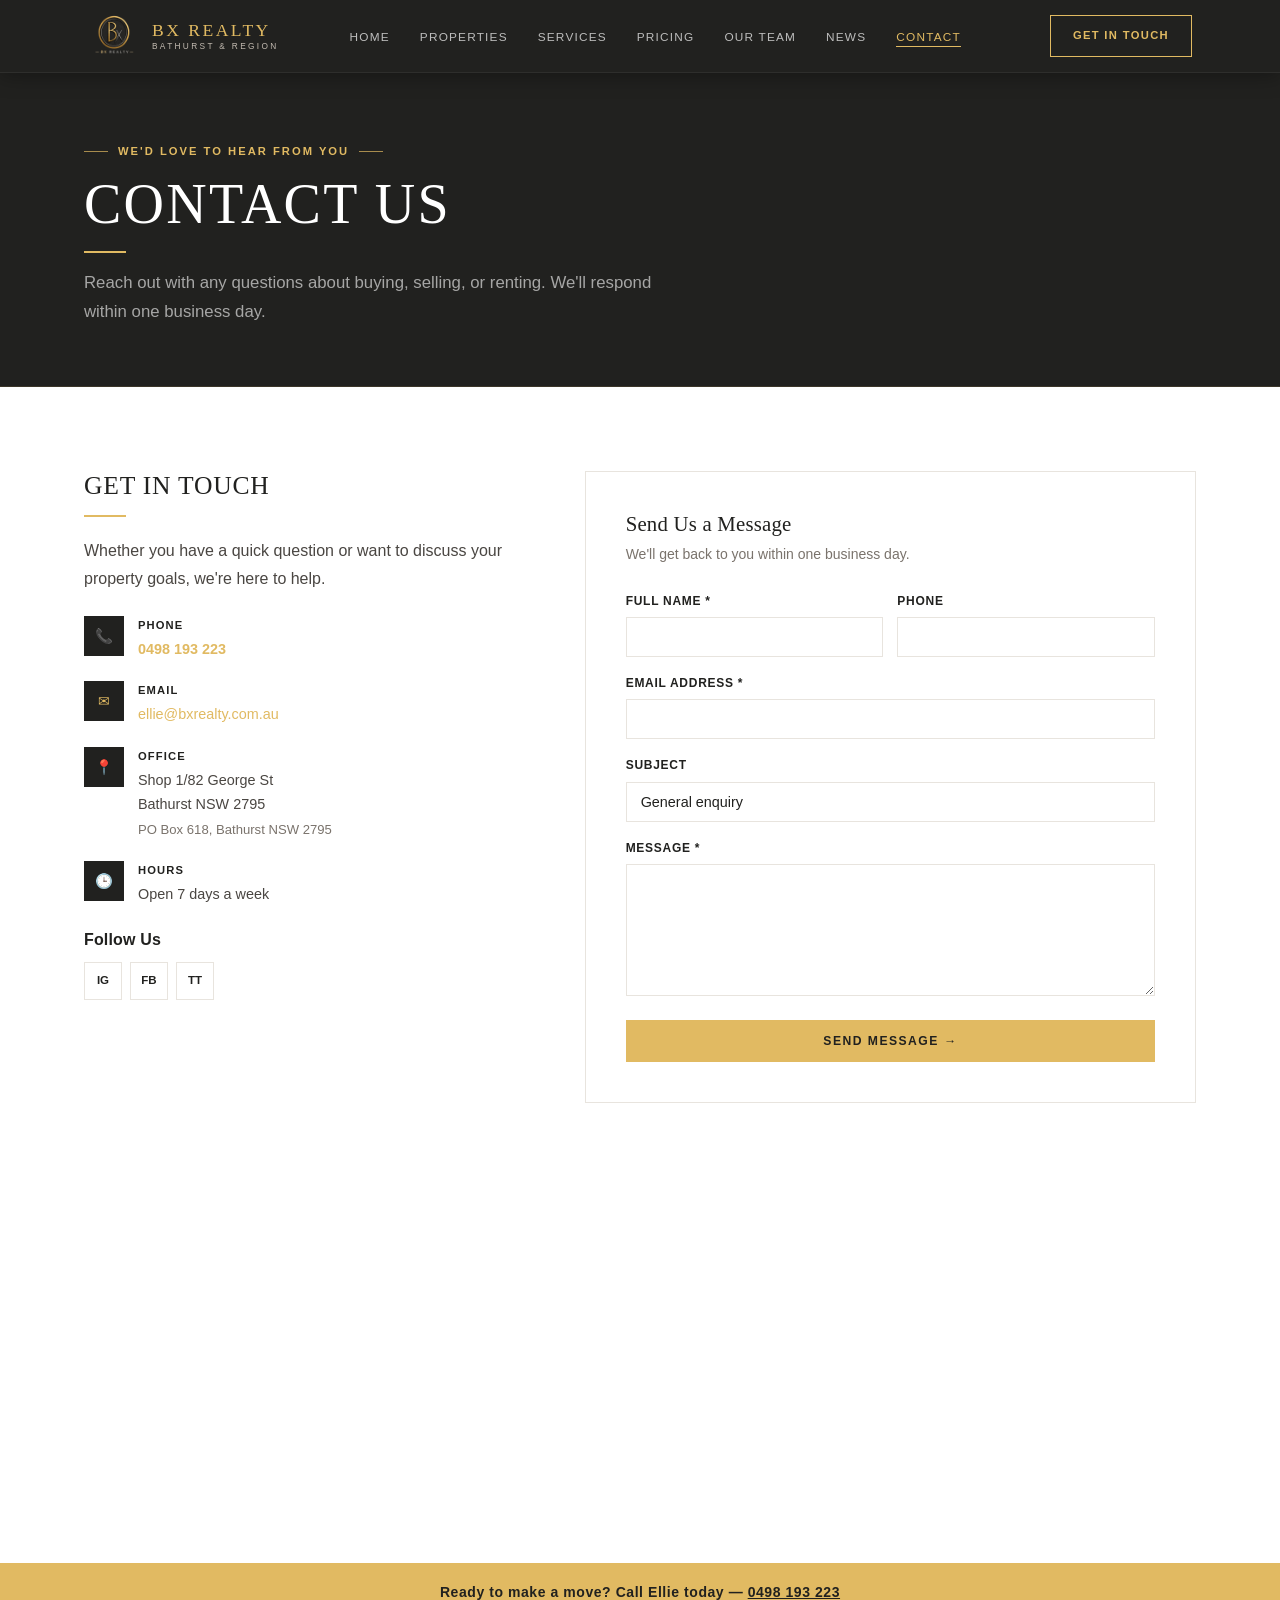
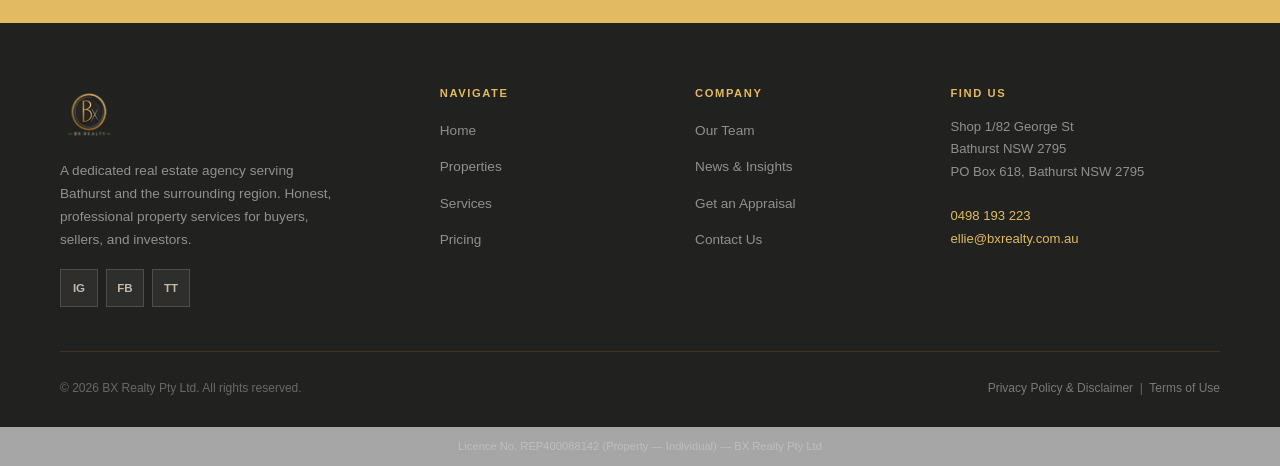
<file: contact.html>
<!DOCTYPE html>
<html lang="en">
<head>
  <meta charset="UTF-8" /><meta name="viewport" content="width=device-width, initial-scale=1.0" />
  <title>Contact Us — Bx Realty Bathurst</title>
  <link rel="icon" type="image/png" href="assets/images/bxrealty-logo.png" />
  <meta name="theme-color" content="#21211f" />
  <meta http-equiv="Content-Security-Policy" content="default-src 'self'; script-src 'self'; style-src 'self' 'unsafe-inline' https://fonts.googleapis.com; font-src https://fonts.gstatic.com; img-src 'self' data:; frame-src https://maps.google.com https://www.google.com; object-src 'none'; base-uri 'self'" />
  <meta name="referrer" content="strict-origin-when-cross-origin" />
  <link rel="preconnect" href="https://fonts.googleapis.com" /><link rel="preconnect" href="https://fonts.gstatic.com" crossorigin />
  <link href="https://fonts.googleapis.com/css2?family=Cormorant+Garamond:ital,wght@0,400;0,500;0,600;0,700;1,400&family=Marcellus&family=DM+Sans:ital,opsz,wght@0,9..40,400;0,9..40,500;0,9..40,600;0,9..40,700;1,9..40,400&display=swap" rel="stylesheet" />
  <link rel="stylesheet" href="style.css" />
</head>
<body>
<nav class="site-nav">
  <div class="nav-inner">
    <a href="index.html" class="nav-logo">
      <img src="assets/images/bxrealty-logo.png" alt="BX Realty" />
      <div class="nav-logo-wordmark"><span>BX Realty</span><span>Bathurst &amp; Region</span></div>
    </a>
    <ul class="nav-menu" id="navMenu">
      <li><a href="index.html">Home</a></li>
      <li><a href="listings.html">Properties</a></li>
      <li><a href="services.html">Services</a></li>
      <li><a href="pricing.html">Pricing</a></li>
      <li><a href="team.html">Our Team</a></li>
      <li><a href="blog.html">News</a></li>
      <li><a href="contact.html" class="active">Contact</a></li>
    </ul>
    <a href="contact.html" class="btn btn-outline nav-cta">Get in Touch</a>
    <button class="nav-burger" id="navBurger" aria-label="Menu" aria-expanded="false" aria-controls="navMenu"><span></span><span></span><span></span></button>
  </div>
</nav>

<div class="page-band">
  <div class="container">
    <span class="label">We'd Love to Hear From You</span>
    <h1>Contact Us</h1>
    <span class="rule"></span>
    <p>Reach out with any questions about buying, selling, or renting. We'll respond within one business day.</p>
  </div>
</div>

<section class="section">
  <div class="container">
    <div class="contact-layout">
      <div>
        <h2 style="font-size:1.6rem;">Get in Touch</h2>
        <span class="rule"></span>
        <p>Whether you have a quick question or want to discuss your property goals, we're here to help.</p>
        <div class="contact-details">
          <div class="contact-detail"><div class="contact-icon">&#x1F4DE;</div><div><span class="contact-icon-label">Phone</span><a href="tel:0498193223" style="color:var(--gold);font-weight:600;">0498 193 223</a></div></div>
          <div class="contact-detail"><div class="contact-icon">&#x2709;</div><div><span class="contact-icon-label">Email</span><a href="mailto:ellie@bxrealty.com.au" style="color:var(--gold);">ellie@bxrealty.com.au</a></div></div>
          <div class="contact-detail"><div class="contact-icon">&#x1F4CD;</div><div><span class="contact-icon-label">Office</span>Shop 1/82 George St<br>Bathurst NSW 2795<br><span style="font-size:.82rem;color:var(--text-muted);">PO Box 618, Bathurst NSW 2795</span></div></div>
          <div class="contact-detail"><div class="contact-icon">&#x1F552;</div><div><span class="contact-icon-label">Hours</span>Open 7 days a week</div></div>
        </div>
        <h4 style="margin-bottom:12px;">Follow Us</h4>
        <div class="social-links" style="--x:0;">
          <a href="https://www.instagram.com/ellie_agentchapman_realtor/" class="social-link" target="_blank" rel="noopener" aria-label="Instagram" style="background:var(--white);border-color:var(--light-grey);color:var(--black);">IG</a>
          <a href="https://www.facebook.com/profile.php?id=61573810007004" class="social-link" target="_blank" rel="noopener" aria-label="Facebook" style="background:var(--white);border-color:var(--light-grey);color:var(--black);">FB</a>
          <a href="https://www.tiktok.com/@ellie.begg.realto" class="social-link" target="_blank" rel="noopener" aria-label="TikTok" style="background:var(--white);border-color:var(--light-grey);color:var(--black);">TT</a>
        </div>
      </div>

      <div class="contact-form-card">
        <h3 style="margin-bottom:6px;">Send Us a Message</h3>
        <p class="text-muted" style="font-size:.875rem;margin-bottom:24px;">We'll get back to you within one business day.</p>
        <form id="contact-form" data-bxr-mailto="ellie@bxrealty.com.au">
          <div class="form-row">
            <div class="fg"><label for="ct-name">Full name *</label><input type="text" id="ct-name" name="name" class="fc" required /></div>
            <div class="fg"><label for="ct-phone">Phone</label><input type="tel" id="ct-phone" name="phone" class="fc" /></div>
          </div>
          <div class="fg"><label for="ct-email">Email address *</label><input type="email" id="ct-email" name="email" class="fc" required /></div>
          <div class="fg"><label for="ct-subject">Subject</label><select id="ct-subject" name="subject" class="fc"><option>General enquiry</option><option>Buying</option><option>Selling</option><option>Renting</option><option>Property management</option><option>Other</option></select></div>
          <div class="fg"><label for="ct-msg">Message *</label><textarea id="ct-msg" name="message" class="fc" rows="5" required></textarea></div>
          <button type="submit" class="btn btn-gold" style="width:100%;">Send Message &rarr;</button>
        </form>
        <div id="contact-success" style="display:none;text-align:center;padding:32px 0;">
          <div style="font-size:2.5rem;margin-bottom:12px;color:var(--gold);">&#x2713;</div>
          <h3 style="margin-bottom:8px;">Opening your email app&hellip;</h3>
          <p>Your message has been prepared in your email app &mdash; just press send. If nothing opened, email us directly at <a href="mailto:ellie@bxrealty.com.au" style="color:var(--gold);">ellie@bxrealty.com.au</a> or call <a href="tel:0498193223" style="color:var(--gold);">0498 193 223</a>.</p>
        </div>
      </div>
    </div>

    <div style="margin-top:56px;">
      <iframe src="https://maps.google.com/maps?q=Shop%201%2F82%20George%20St%2C%20Bathurst%20NSW%202795&amp;output=embed" width="100%" height="320" style="border:0;display:block;" loading="lazy" referrerpolicy="no-referrer-when-downgrade" title="BX Realty — Shop 1/82 George St, Bathurst NSW 2795"></iframe>
    </div>
  </div>
</section>

<div class="cta-bar"><p>Ready to make a move? Call Ellie today — <a href="tel:0498193223">0498 193 223</a></p></div>
<footer class="site-footer">
  <div class="footer-grid">
    <div class="footer-brand">
      <div class="footer-logo"><img src="assets/images/bxrealty-logo.png" alt="BX Realty" /></div>
      <p>A dedicated real estate agency serving Bathurst and the surrounding region. Honest, professional property services for buyers, sellers, and investors.</p>
      <div class="social-links">
        <a href="https://www.instagram.com/ellie_agentchapman_realtor/" class="social-link" target="_blank" rel="noopener" aria-label="Instagram">IG</a>
        <a href="https://www.facebook.com/profile.php?id=61573810007004" class="social-link" target="_blank" rel="noopener" aria-label="Facebook">FB</a>
        <a href="https://www.tiktok.com/@ellie.begg.realto" class="social-link" target="_blank" rel="noopener" aria-label="TikTok">TT</a>
      </div>
    </div>
    <div class="footer-col">
      <h4>Navigate</h4>
      <ul>
        <li><a href="index.html">Home</a></li>
        <li><a href="listings.html">Properties</a></li>
        <li><a href="services.html">Services</a></li>
        <li><a href="pricing.html">Pricing</a></li>
      </ul>
    </div>
    <div class="footer-col">
      <h4>Company</h4>
      <ul>
        <li><a href="team.html">Our Team</a></li>
        <li><a href="blog.html">News &amp; Insights</a></li>
        <li><a href="appraisal.html">Get an Appraisal</a></li>
        <li><a href="contact.html">Contact Us</a></li>
      </ul>
    </div>
    <div class="footer-col">
      <h4>Find Us</h4>
      <address class="footer-addr">
        Shop 1/82 George St<br>
        Bathurst NSW 2795<br>
        PO Box 618, Bathurst NSW 2795<br><br>
        <a href="tel:0498193223" style="color:var(--gold);">0498 193 223</a><br>
        <a href="mailto:ellie@bxrealty.com.au" style="color:var(--gold);">ellie@bxrealty.com.au</a>
      </address>
    </div>
  </div>
  <div class="footer-bottom">
    <span>&copy; 2026 BX Realty Pty Ltd. All rights reserved.</span>
    <span><a href="privacy.html">Privacy Policy &amp; Disclaimer</a> &nbsp;|&nbsp; <a href="terms.html">Terms of Use</a></span>
  </div>
</footer>
<div class="licence-bar"><div class="container">Licence No. REP400088142 (Property &mdash; Individual) &mdash; BX Realty Pty Ltd</div></div>
<script src="components.js" defer></script>
</body>
</html>
</file>
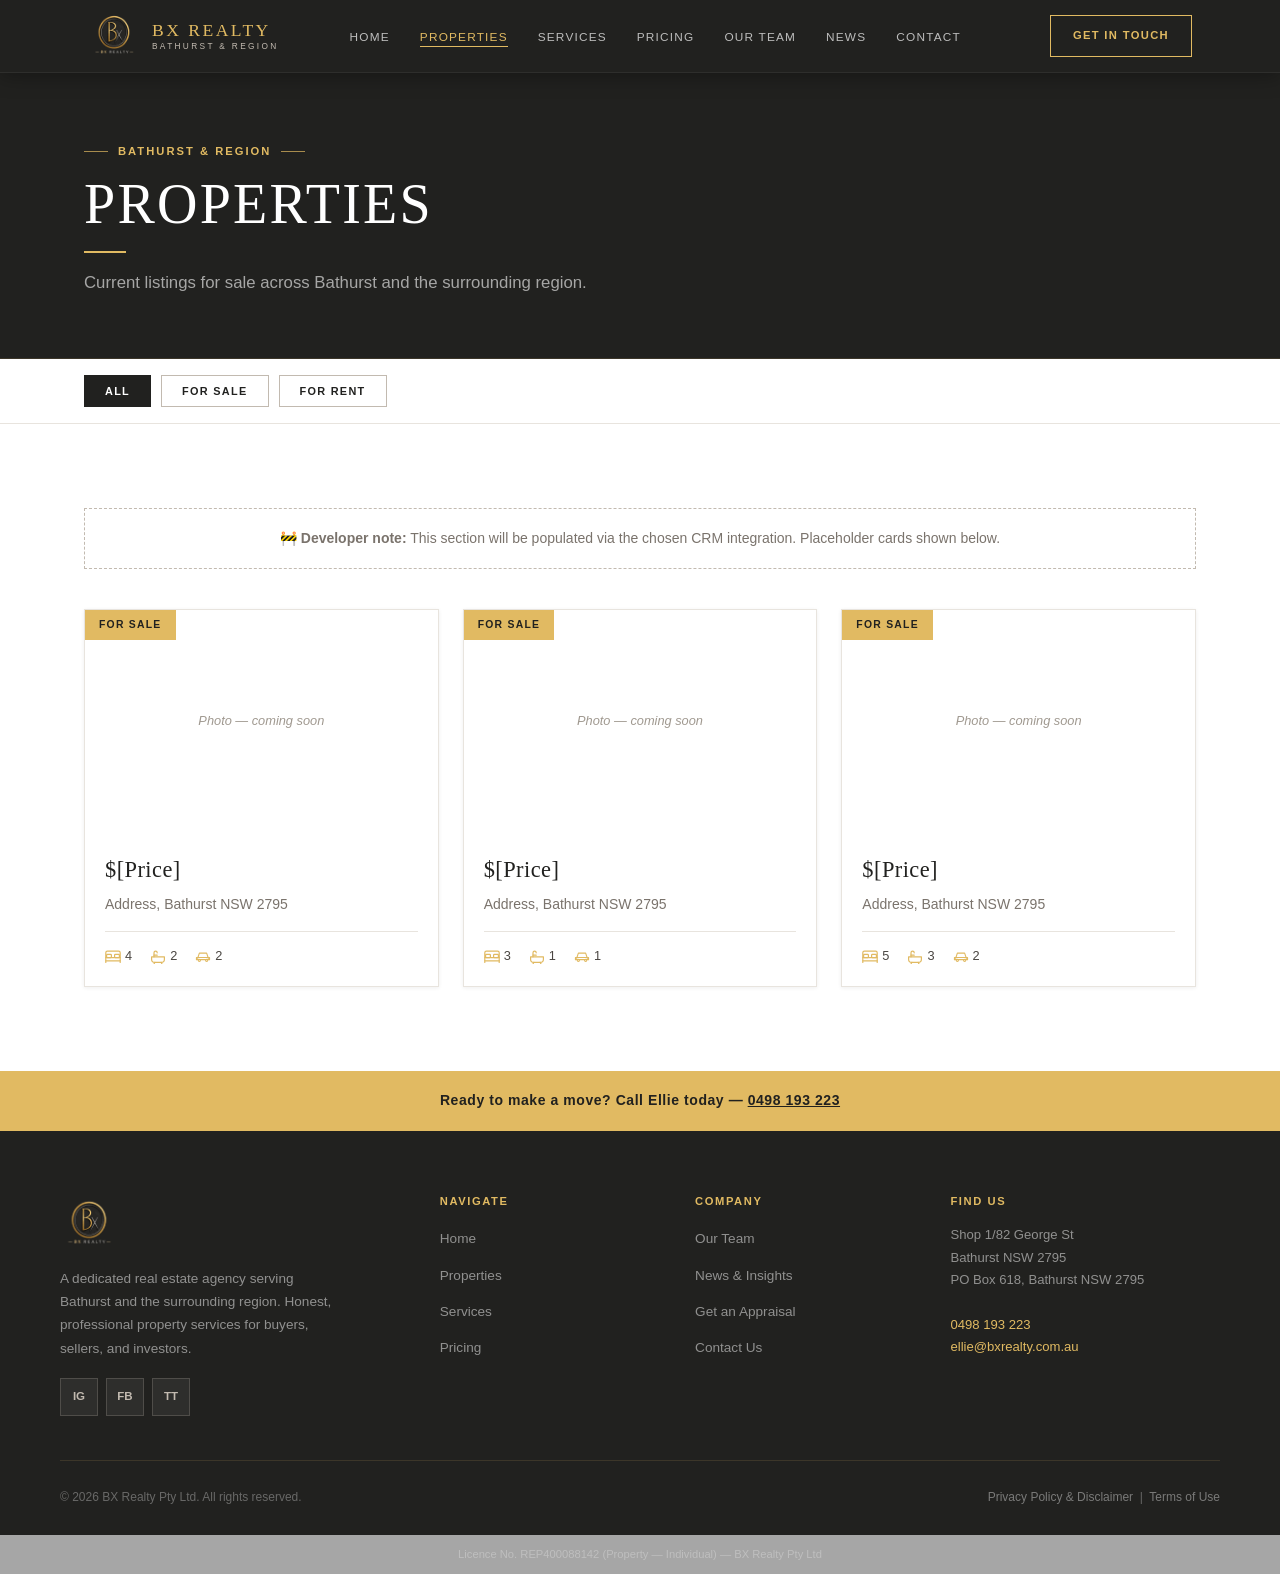
<file: listings.html>
<!DOCTYPE html>
<html lang="en">
<head>
  <meta charset="UTF-8" /><meta name="viewport" content="width=device-width, initial-scale=1.0" />
  <title>Properties — Bx Realty Bathurst</title>
  <link rel="icon" type="image/png" href="assets/images/bxrealty-logo.png" />
  <meta name="theme-color" content="#21211f" />
  <meta http-equiv="Content-Security-Policy" content="default-src 'self'; script-src 'self'; style-src 'self' 'unsafe-inline' https://fonts.googleapis.com; font-src https://fonts.gstatic.com; img-src 'self' data:; object-src 'none'; base-uri 'self'" />
  <meta name="referrer" content="strict-origin-when-cross-origin" />
  <link rel="preconnect" href="https://fonts.googleapis.com" /><link rel="preconnect" href="https://fonts.gstatic.com" crossorigin />
  <link href="https://fonts.googleapis.com/css2?family=Cormorant+Garamond:ital,wght@0,400;0,500;0,600;0,700;1,400&family=Marcellus&family=DM+Sans:ital,opsz,wght@0,9..40,400;0,9..40,500;0,9..40,600;0,9..40,700;1,9..40,400&display=swap" rel="stylesheet" />
  <link rel="stylesheet" href="style.css" />
</head>
<body>
<nav class="site-nav">
  <div class="nav-inner">
    <a href="index.html" class="nav-logo">
      <img src="assets/images/bxrealty-logo.png" alt="BX Realty" />
      <div class="nav-logo-wordmark"><span>BX Realty</span><span>Bathurst &amp; Region</span></div>
    </a>
    <ul class="nav-menu" id="navMenu">
      <li><a href="index.html">Home</a></li>
      <li><a href="listings.html" class="active">Properties</a></li>
      <li><a href="services.html">Services</a></li>
      <li><a href="pricing.html">Pricing</a></li>
      <li><a href="team.html">Our Team</a></li>
      <li><a href="blog.html">News</a></li>
      <li><a href="contact.html">Contact</a></li>
    </ul>
    <a href="contact.html" class="btn btn-outline nav-cta">Get in Touch</a>
    <button class="nav-burger" id="navBurger" aria-label="Menu" aria-expanded="false" aria-controls="navMenu"><span></span><span></span><span></span></button>
  </div>
</nav>

<div class="page-band">
  <div class="container">
    <span class="label">Bathurst &amp; Region</span>
    <h1>Properties</h1>
    <span class="rule"></span>
    <p>Current listings for sale across Bathurst and the surrounding region.</p>
  </div>
</div>

<!-- Filter bar (Past Sales + Coming Soon tabs removed per client) -->
<div style="background:var(--white);border-bottom:1px solid var(--light-grey);padding:16px 24px;">
  <div class="container" style="display:flex;gap:10px;flex-wrap:wrap;align-items:center;">
    <button class="btn btn-dark" style="font-size:.68rem;padding:9px 20px;" data-bxr-tab="all" aria-pressed="true">All</button>
    <button class="btn btn-ghost" style="font-size:.68rem;padding:9px 20px;" data-bxr-tab="sale" aria-pressed="false">For Sale</button>
    <button class="btn btn-ghost" style="font-size:.68rem;padding:9px 20px;" data-bxr-tab="rent" aria-pressed="false">For Rent</button>
  </div>
</div>

<section class="section">
  <div class="container">

    <!-- For Sale listings -->
    <div id="tab-sale">
      <p style="background:var(--white);border:1px dashed var(--silver);padding:18px;font-size:.875rem;color:var(--text-muted);text-align:center;margin-bottom:40px;">
        &#x1F6A7; <strong>Developer note:</strong> This section will be populated via the chosen CRM integration. Placeholder cards shown below.
      </p>
      <div class="listing-grid">
        <article class="listing-card"><div class="listing-img"><div class="listing-img-ph">Photo — coming soon</div><span class="badge">For Sale</span></div><div class="listing-body"><div class="listing-price">$[Price]</div><div class="listing-addr">Address, Bathurst NSW 2795</div><div class="listing-feats"><span><svg width="16" height="16" viewBox="0 0 20 18" fill="none" xmlns="http://www.w3.org/2000/svg"><path d="M1 17V11H19V17" stroke="#e1ba62" stroke-width="1.5" stroke-linecap="round" stroke-linejoin="round"/><path d="M1 11V5C1 3.9 1.9 3 3 3H17C18.1 3 19 3.9 19 5V11" stroke="#e1ba62" stroke-width="1.5" stroke-linecap="round"/><rect x="2" y="7" width="6" height="4" rx="1" stroke="#e1ba62" stroke-width="1.5"/><rect x="12" y="7" width="6" height="4" rx="1" stroke="#e1ba62" stroke-width="1.5"/><path d="M1 15H19" stroke="#e1ba62" stroke-width="1.5" stroke-linecap="round"/></svg> 4</span><span><svg width="16" height="16" viewBox="0 0 20 20" fill="none" xmlns="http://www.w3.org/2000/svg"><path d="M2 11H18V14C18 16.2 16.2 18 14 18H6C3.8 18 2 16.2 2 14V11Z" stroke="#e1ba62" stroke-width="1.5" stroke-linejoin="round"/><path d="M5 11V6C5 4.9 5.9 4 7 4C8.1 4 9 4.9 9 6" stroke="#e1ba62" stroke-width="1.5" stroke-linecap="round"/><line x1="5" y1="9" x2="9" y2="9" stroke="#e1ba62" stroke-width="1.5" stroke-linecap="round"/><path d="M6 18L5 20M14 18L15 20" stroke="#e1ba62" stroke-width="1.5" stroke-linecap="round"/></svg> 2</span><span><svg width="16" height="16" viewBox="0 0 22 16" fill="none" xmlns="http://www.w3.org/2000/svg"><path d="M4 10L6 4H16L18 10H4Z" stroke="#e1ba62" stroke-width="1.5" stroke-linejoin="round"/><path d="M2 10H20V13H2V10Z" stroke="#e1ba62" stroke-width="1.5" stroke-linejoin="round"/><circle cx="6" cy="14" r="1.5" stroke="#e1ba62" stroke-width="1.5"/><circle cx="16" cy="14" r="1.5" stroke="#e1ba62" stroke-width="1.5"/><path d="M2 12H4M18 12H20" stroke="#e1ba62" stroke-width="1.5" stroke-linecap="round"/></svg> 2</span></div></div></article>
        <article class="listing-card"><div class="listing-img"><div class="listing-img-ph">Photo — coming soon</div><span class="badge">For Sale</span></div><div class="listing-body"><div class="listing-price">$[Price]</div><div class="listing-addr">Address, Bathurst NSW 2795</div><div class="listing-feats"><span><svg width="16" height="16" viewBox="0 0 20 18" fill="none" xmlns="http://www.w3.org/2000/svg"><path d="M1 17V11H19V17" stroke="#e1ba62" stroke-width="1.5" stroke-linecap="round" stroke-linejoin="round"/><path d="M1 11V5C1 3.9 1.9 3 3 3H17C18.1 3 19 3.9 19 5V11" stroke="#e1ba62" stroke-width="1.5" stroke-linecap="round"/><rect x="2" y="7" width="6" height="4" rx="1" stroke="#e1ba62" stroke-width="1.5"/><rect x="12" y="7" width="6" height="4" rx="1" stroke="#e1ba62" stroke-width="1.5"/><path d="M1 15H19" stroke="#e1ba62" stroke-width="1.5" stroke-linecap="round"/></svg> 3</span><span><svg width="16" height="16" viewBox="0 0 20 20" fill="none" xmlns="http://www.w3.org/2000/svg"><path d="M2 11H18V14C18 16.2 16.2 18 14 18H6C3.8 18 2 16.2 2 14V11Z" stroke="#e1ba62" stroke-width="1.5" stroke-linejoin="round"/><path d="M5 11V6C5 4.9 5.9 4 7 4C8.1 4 9 4.9 9 6" stroke="#e1ba62" stroke-width="1.5" stroke-linecap="round"/><line x1="5" y1="9" x2="9" y2="9" stroke="#e1ba62" stroke-width="1.5" stroke-linecap="round"/><path d="M6 18L5 20M14 18L15 20" stroke="#e1ba62" stroke-width="1.5" stroke-linecap="round"/></svg> 1</span><span><svg width="16" height="16" viewBox="0 0 22 16" fill="none" xmlns="http://www.w3.org/2000/svg"><path d="M4 10L6 4H16L18 10H4Z" stroke="#e1ba62" stroke-width="1.5" stroke-linejoin="round"/><path d="M2 10H20V13H2V10Z" stroke="#e1ba62" stroke-width="1.5" stroke-linejoin="round"/><circle cx="6" cy="14" r="1.5" stroke="#e1ba62" stroke-width="1.5"/><circle cx="16" cy="14" r="1.5" stroke="#e1ba62" stroke-width="1.5"/><path d="M2 12H4M18 12H20" stroke="#e1ba62" stroke-width="1.5" stroke-linecap="round"/></svg> 1</span></div></div></article>
        <article class="listing-card"><div class="listing-img"><div class="listing-img-ph">Photo — coming soon</div><span class="badge">For Sale</span></div><div class="listing-body"><div class="listing-price">$[Price]</div><div class="listing-addr">Address, Bathurst NSW 2795</div><div class="listing-feats"><span><svg width="16" height="16" viewBox="0 0 20 18" fill="none" xmlns="http://www.w3.org/2000/svg"><path d="M1 17V11H19V17" stroke="#e1ba62" stroke-width="1.5" stroke-linecap="round" stroke-linejoin="round"/><path d="M1 11V5C1 3.9 1.9 3 3 3H17C18.1 3 19 3.9 19 5V11" stroke="#e1ba62" stroke-width="1.5" stroke-linecap="round"/><rect x="2" y="7" width="6" height="4" rx="1" stroke="#e1ba62" stroke-width="1.5"/><rect x="12" y="7" width="6" height="4" rx="1" stroke="#e1ba62" stroke-width="1.5"/><path d="M1 15H19" stroke="#e1ba62" stroke-width="1.5" stroke-linecap="round"/></svg> 5</span><span><svg width="16" height="16" viewBox="0 0 20 20" fill="none" xmlns="http://www.w3.org/2000/svg"><path d="M2 11H18V14C18 16.2 16.2 18 14 18H6C3.8 18 2 16.2 2 14V11Z" stroke="#e1ba62" stroke-width="1.5" stroke-linejoin="round"/><path d="M5 11V6C5 4.9 5.9 4 7 4C8.1 4 9 4.9 9 6" stroke="#e1ba62" stroke-width="1.5" stroke-linecap="round"/><line x1="5" y1="9" x2="9" y2="9" stroke="#e1ba62" stroke-width="1.5" stroke-linecap="round"/><path d="M6 18L5 20M14 18L15 20" stroke="#e1ba62" stroke-width="1.5" stroke-linecap="round"/></svg> 3</span><span><svg width="16" height="16" viewBox="0 0 22 16" fill="none" xmlns="http://www.w3.org/2000/svg"><path d="M4 10L6 4H16L18 10H4Z" stroke="#e1ba62" stroke-width="1.5" stroke-linejoin="round"/><path d="M2 10H20V13H2V10Z" stroke="#e1ba62" stroke-width="1.5" stroke-linejoin="round"/><circle cx="6" cy="14" r="1.5" stroke="#e1ba62" stroke-width="1.5"/><circle cx="16" cy="14" r="1.5" stroke="#e1ba62" stroke-width="1.5"/><path d="M2 12H4M18 12H20" stroke="#e1ba62" stroke-width="1.5" stroke-linecap="round"/></svg> 2</span></div></div></article>
      </div>
    </div>

    <!-- For Rent — coming soon banner -->
    <div id="tab-rent" style="display:none;">
      <div class="coming-soon-banner">
        <span class="coming-soon-badge">Coming Soon</span>
        <h3>Rentals Are On Their Way</h3>
        <p>Our rental listings and property management services are launching soon. In the meantime, please get in touch with Ellie Begg to discuss your rental needs.</p>
        <div style="display:flex;gap:14px;justify-content:center;flex-wrap:wrap;">
          <a href="tel:0498193223" class="btn btn-gold">&#x1F4DE; Call Ellie — 0498 193 223</a>
          <a href="contact.html" class="btn btn-white">Contact Us</a>
        </div>
      </div>
    </div>

  </div>
</section>

<div class="cta-bar"><p>Ready to make a move? Call Ellie today — <a href="tel:0498193223">0498 193 223</a></p></div>
<footer class="site-footer">
  <div class="footer-grid">
    <div class="footer-brand">
      <div class="footer-logo"><img src="assets/images/bxrealty-logo.png" alt="BX Realty" /></div>
      <p>A dedicated real estate agency serving Bathurst and the surrounding region. Honest, professional property services for buyers, sellers, and investors.</p>
      <div class="social-links">
        <a href="https://www.instagram.com/ellie_agentchapman_realtor/" class="social-link" target="_blank" rel="noopener" aria-label="Instagram">IG</a>
        <a href="https://www.facebook.com/profile.php?id=61573810007004" class="social-link" target="_blank" rel="noopener" aria-label="Facebook">FB</a>
        <a href="https://www.tiktok.com/@ellie.begg.realto" class="social-link" target="_blank" rel="noopener" aria-label="TikTok">TT</a>
      </div>
    </div>
    <div class="footer-col">
      <h4>Navigate</h4>
      <ul>
        <li><a href="index.html">Home</a></li>
        <li><a href="listings.html">Properties</a></li>
        <li><a href="services.html">Services</a></li>
        <li><a href="pricing.html">Pricing</a></li>
      </ul>
    </div>
    <div class="footer-col">
      <h4>Company</h4>
      <ul>
        <li><a href="team.html">Our Team</a></li>
        <li><a href="blog.html">News &amp; Insights</a></li>
        <li><a href="appraisal.html">Get an Appraisal</a></li>
        <li><a href="contact.html">Contact Us</a></li>
      </ul>
    </div>
    <div class="footer-col">
      <h4>Find Us</h4>
      <address class="footer-addr">
        Shop 1/82 George St<br>
        Bathurst NSW 2795<br>
        PO Box 618, Bathurst NSW 2795<br><br>
        <a href="tel:0498193223" style="color:var(--gold);">0498 193 223</a><br>
        <a href="mailto:ellie@bxrealty.com.au" style="color:var(--gold);">ellie@bxrealty.com.au</a>
      </address>
    </div>
  </div>
  <div class="footer-bottom">
    <span>&copy; 2026 BX Realty Pty Ltd. All rights reserved.</span>
    <span><a href="privacy.html">Privacy Policy &amp; Disclaimer</a> &nbsp;|&nbsp; <a href="terms.html">Terms of Use</a></span>
  </div>
</footer>
<div class="licence-bar"><div class="container">Licence No. REP400088142 (Property &mdash; Individual) &mdash; BX Realty Pty Ltd</div></div>
<script src="components.js" defer></script>
</body>
</html>
</file>
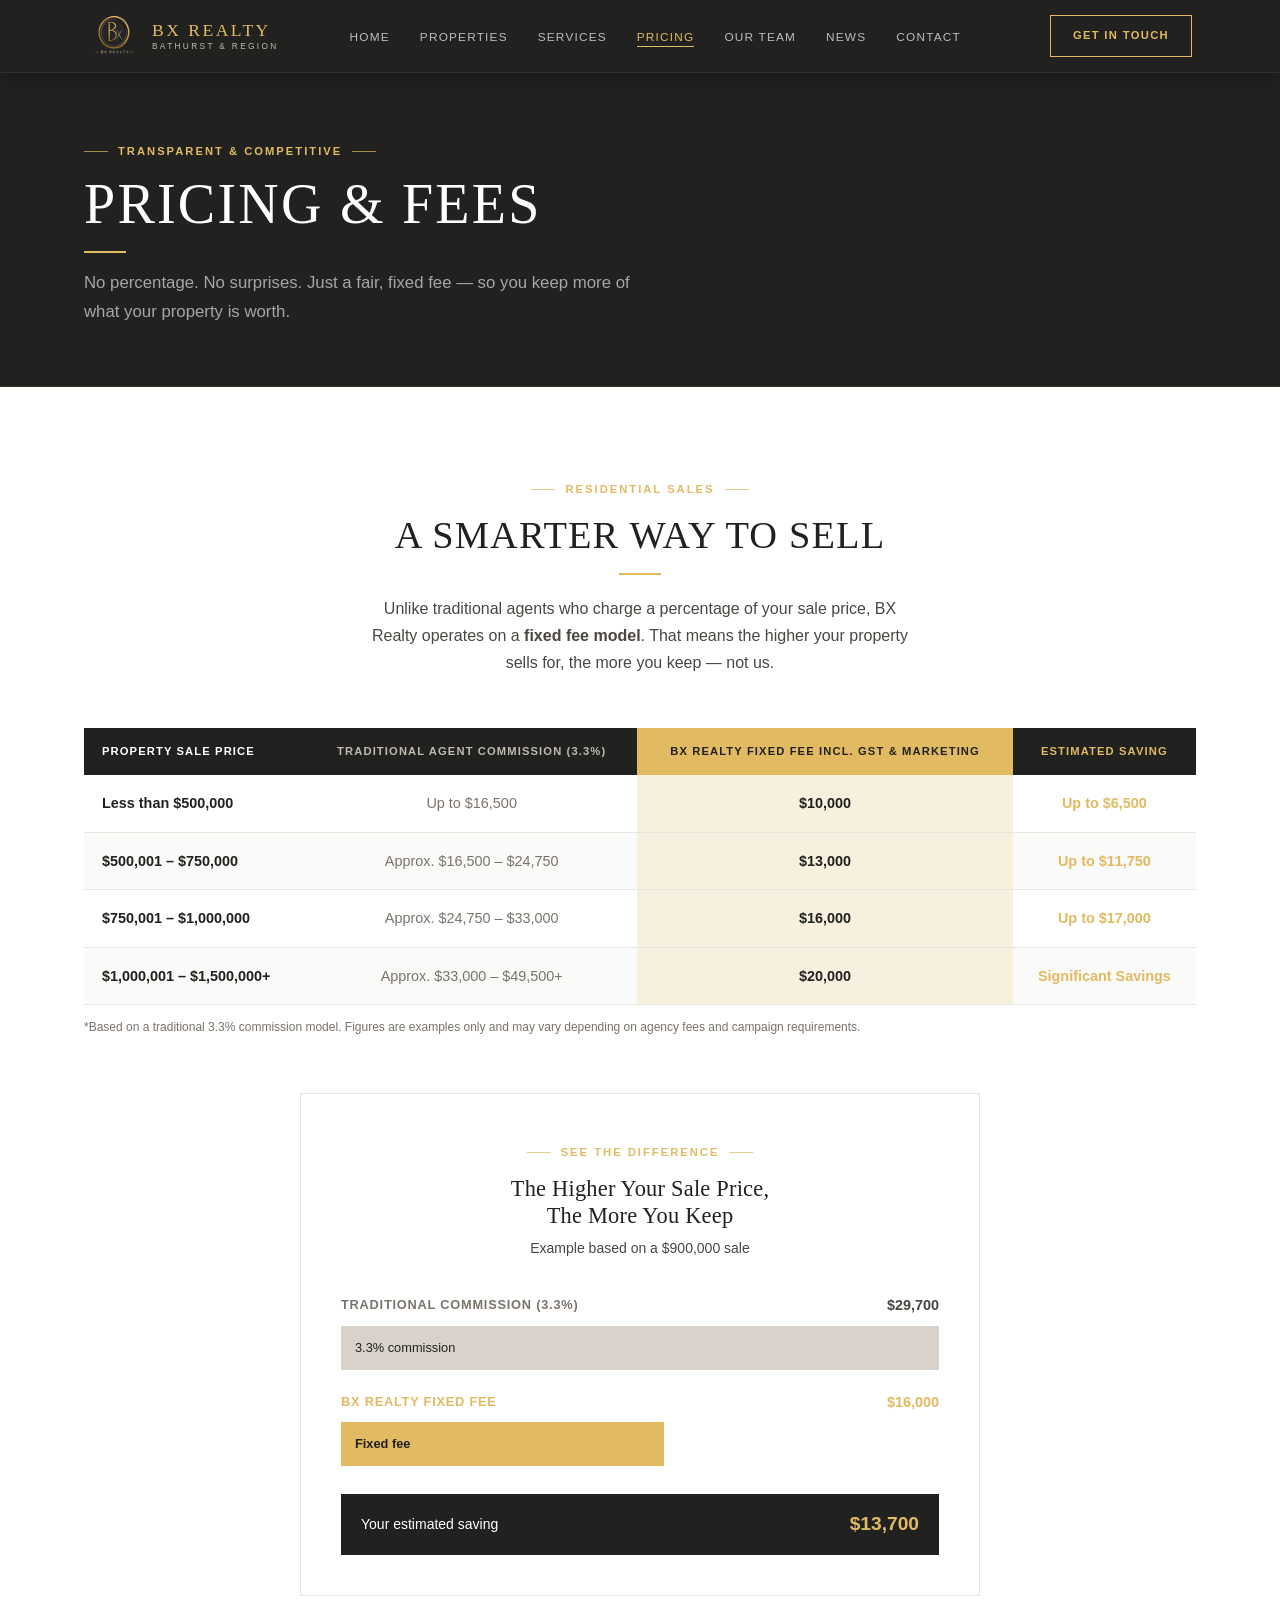
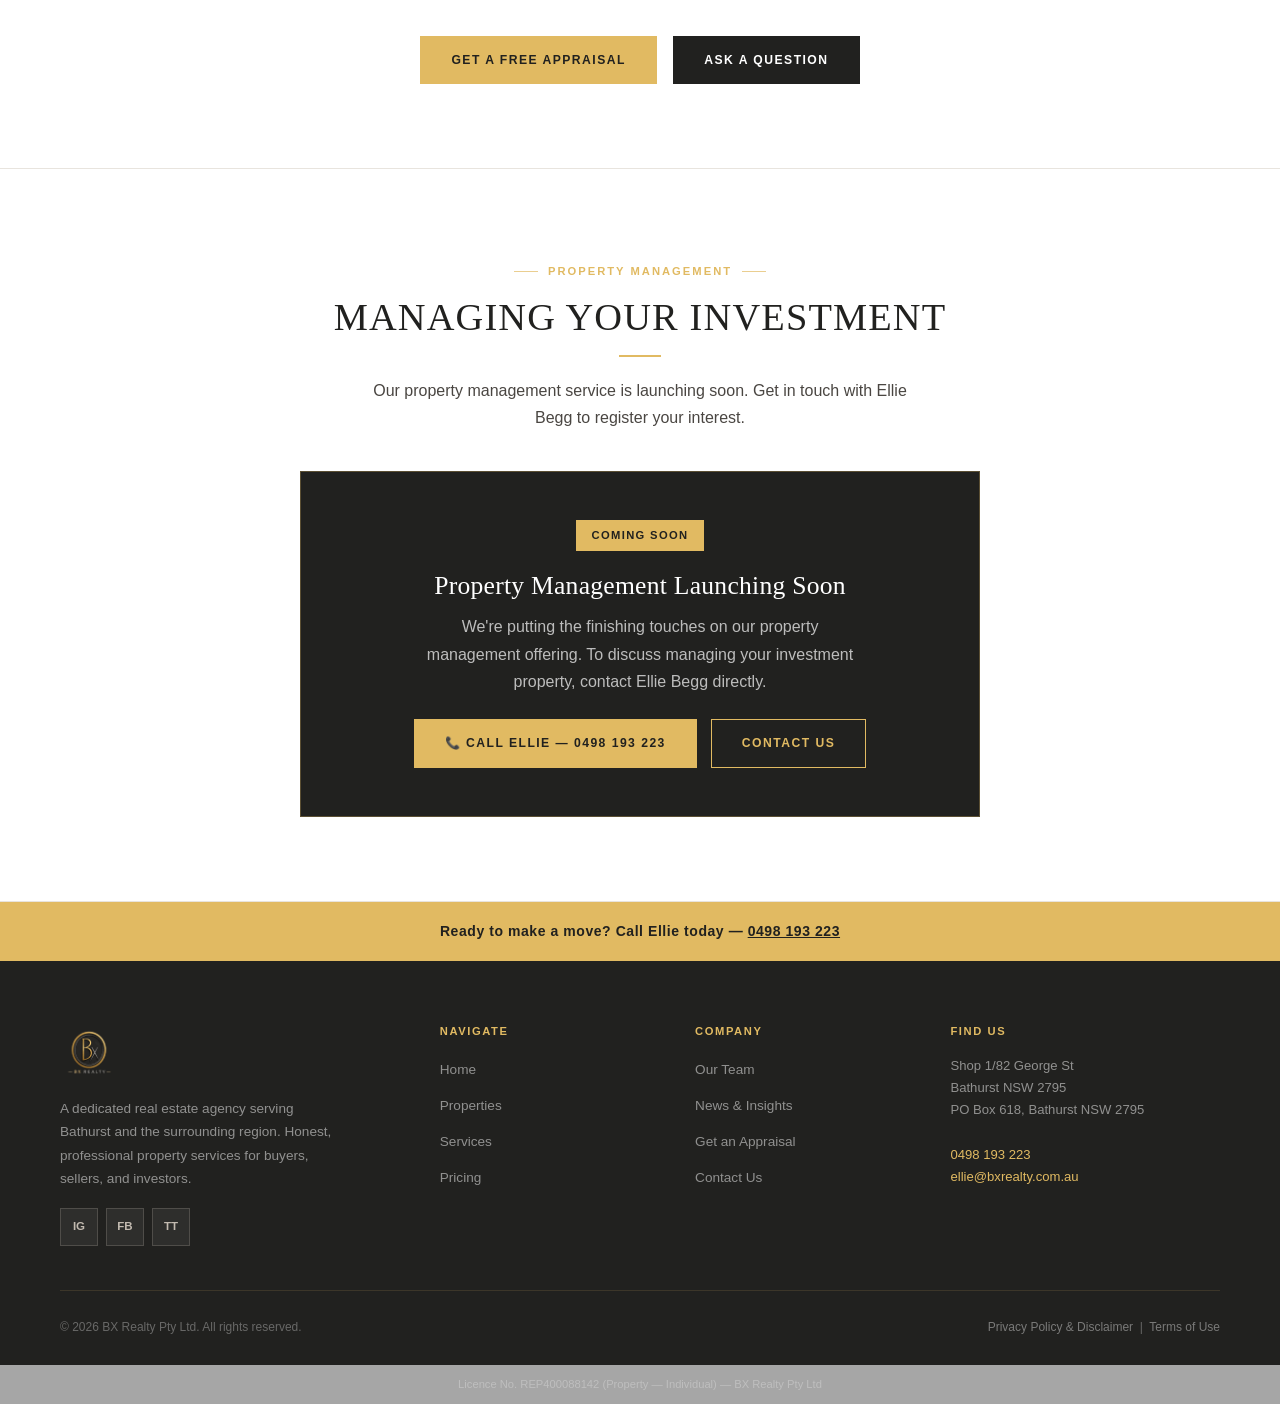
<file: pricing.html>
<!DOCTYPE html>
<html lang="en">
<head>
  <meta charset="UTF-8" /><meta name="viewport" content="width=device-width, initial-scale=1.0" />
  <title>Pricing &amp; Fees — Bx Realty Bathurst</title>
  <link rel="icon" type="image/png" href="assets/images/bxrealty-logo.png" />
  <meta name="theme-color" content="#21211f" />
  <meta http-equiv="Content-Security-Policy" content="default-src 'self'; script-src 'self'; style-src 'self' 'unsafe-inline' https://fonts.googleapis.com; font-src https://fonts.gstatic.com; img-src 'self' data:; object-src 'none'; base-uri 'self'" />
  <meta name="referrer" content="strict-origin-when-cross-origin" />
  <link rel="preconnect" href="https://fonts.googleapis.com" /><link rel="preconnect" href="https://fonts.gstatic.com" crossorigin />
  <link href="https://fonts.googleapis.com/css2?family=Cormorant+Garamond:ital,wght@0,400;0,500;0,600;0,700;1,400&family=Marcellus&family=DM+Sans:ital,opsz,wght@0,9..40,400;0,9..40,500;0,9..40,600;0,9..40,700;1,9..40,400&display=swap" rel="stylesheet" />
  <link rel="stylesheet" href="style.css" />
</head>
<body>
<nav class="site-nav">
  <div class="nav-inner">
    <a href="index.html" class="nav-logo">
      <img src="assets/images/bxrealty-logo.png" alt="BX Realty" />
      <div class="nav-logo-wordmark"><span>BX Realty</span><span>Bathurst &amp; Region</span></div>
    </a>
    <ul class="nav-menu" id="navMenu">
      <li><a href="index.html">Home</a></li>
      <li><a href="listings.html">Properties</a></li>
      <li><a href="services.html">Services</a></li>
      <li><a href="pricing.html" class="active">Pricing</a></li>
      <li><a href="team.html">Our Team</a></li>
      <li><a href="blog.html">News</a></li>
      <li><a href="contact.html">Contact</a></li>
    </ul>
    <a href="contact.html" class="btn btn-outline nav-cta">Get in Touch</a>
    <button class="nav-burger" id="navBurger" aria-label="Menu" aria-expanded="false" aria-controls="navMenu"><span></span><span></span><span></span></button>
  </div>
</nav>

<div class="page-band">
  <div class="container">
    <span class="label">Transparent &amp; Competitive</span>
    <h1>Pricing &amp; Fees</h1>
    <span class="rule"></span>
    <p>No percentage. No surprises. Just a fair, fixed fee — so you keep more of what your property is worth.</p>
  </div>
</div>

<!-- Sales fixed fee -->
<section class="section">
  <div class="container">
    <div class="sh center" style="max-width:680px;margin:0 auto 52px;">
      <span class="label">Residential Sales</span>
      <h2>A Smarter Way to Sell</h2>
      <span class="rule center"></span>
      <p>Unlike traditional agents who charge a percentage of your sale price, BX Realty operates on a <strong>fixed fee model</strong>. That means the higher your property sells for, the more you keep — not us.</p>
    </div>

    <!-- Fee comparison table -->
    <div style="overflow-x:auto;margin-bottom:56px;">
      <table class="fee-table">
        <thead>
          <tr>
            <th style="background:var(--black);color:var(--white);text-align:left;">Property Sale Price</th>
            <th style="background:var(--black);color:var(--silver);text-align:center;">Traditional Agent Commission (3.3%)</th>
            <th style="background:var(--gold);color:var(--black);text-align:center;">BX Realty Fixed Fee incl. GST &amp; Marketing</th>
            <th style="background:var(--black);color:var(--gold);text-align:center;">Estimated Saving</th>
          </tr>
        </thead>
        <tbody>
          <tr>
            <td style="font-weight:600;color:var(--black);">Less than $500,000</td>
            <td style="text-align:center;color:var(--text-muted);">Up to $16,500</td>
            <td style="text-align:center;font-weight:700;color:var(--black);background:var(--gold-pale);">$10,000</td>
            <td style="text-align:center;color:var(--gold);font-weight:600;">Up to $6,500</td>
          </tr>
          <tr style="background:#fafaf8;">
            <td style="font-weight:600;color:var(--black);">$500,001 – $750,000</td>
            <td style="text-align:center;color:var(--text-muted);">Approx. $16,500 – $24,750</td>
            <td style="text-align:center;font-weight:700;color:var(--black);background:var(--gold-pale);">$13,000</td>
            <td style="text-align:center;color:var(--gold);font-weight:600;">Up to $11,750</td>
          </tr>
          <tr>
            <td style="font-weight:600;color:var(--black);">$750,001 – $1,000,000</td>
            <td style="text-align:center;color:var(--text-muted);">Approx. $24,750 – $33,000</td>
            <td style="text-align:center;font-weight:700;color:var(--black);background:var(--gold-pale);">$16,000</td>
            <td style="text-align:center;color:var(--gold);font-weight:600;">Up to $17,000</td>
          </tr>
          <tr style="background:#fafaf8;">
            <td style="font-weight:600;color:var(--black);">$1,000,001 – $1,500,000+</td>
            <td style="text-align:center;color:var(--text-muted);">Approx. $33,000 – $49,500+</td>
            <td style="text-align:center;font-weight:700;color:var(--black);background:var(--gold-pale);">$20,000</td>
            <td style="text-align:center;color:var(--gold);font-weight:700;">Significant Savings</td>
          </tr>
        </tbody>
      </table>
      <p style="font-size:.75rem;color:var(--text-muted);margin-top:12px;">*Based on a traditional 3.3% commission model. Figures are examples only and may vary depending on agency fees and campaign requirements.</p>
    </div>

    <!-- Bar chart: $900,000 example -->
    <div style="background:var(--white);border:1px solid var(--light-grey);padding:40px;max-width:680px;margin:0 auto;">
      <div class="sh center" style="margin-bottom:32px;">
        <span class="label">See the Difference</span>
        <h3 style="font-size:1.4rem;font-family:var(--font-display);">The Higher Your Sale Price,<br>The More You Keep</h3>
        <p style="font-size:.875rem;margin-top:8px;">Example based on a $900,000 sale</p>
      </div>

      <div style="margin-bottom:20px;">
        <div style="display:flex;align-items:center;justify-content:space-between;margin-bottom:8px;">
          <span style="font-size:.8rem;font-weight:600;color:var(--text-muted);text-transform:uppercase;letter-spacing:.06em;">Traditional Commission (3.3%)</span>
          <span style="font-size:.9rem;font-weight:700;color:var(--dark-grey);">$29,700</span>
        </div>
        <div style="height:44px;background:var(--silver-light);width:100%;display:flex;align-items:center;padding-left:14px;">
          <span style="font-size:.8rem;color:var(--black);font-weight:500;">3.3% commission</span>
        </div>
      </div>

      <div style="margin-bottom:28px;">
        <div style="display:flex;align-items:center;justify-content:space-between;margin-bottom:8px;">
          <span style="font-size:.8rem;font-weight:600;color:var(--gold);text-transform:uppercase;letter-spacing:.06em;">BX Realty Fixed Fee</span>
          <span style="font-size:.9rem;font-weight:700;color:var(--gold);">$16,000</span>
        </div>
        <div style="height:44px;background:var(--gold);width:54%;display:flex;align-items:center;padding-left:14px;">
          <span style="font-size:.8rem;color:var(--black);font-weight:600;">Fixed fee</span>
        </div>
      </div>

      <div style="background:var(--black);color:#fff;padding:14px 20px;display:flex;justify-content:space-between;align-items:center;">
        <span style="font-size:.875rem;">Your estimated saving</span>
        <strong style="font-size:1.2rem;color:var(--gold);">$13,700</strong>
      </div>
    </div>

    <div style="text-align:center;margin-top:40px;">
      <a href="appraisal.html" class="btn btn-gold" style="margin-right:12px;">Get a Free Appraisal</a>
      <a href="contact.html" class="btn btn-dark">Ask a Question</a>
    </div>
  </div>
</section>

<!-- Property management -->
<section class="section section-cream">
  <div class="container">
    <div style="max-width:680px;margin:0 auto;">
      <div class="sh center" style="margin-bottom:40px;">
        <span class="label">Property Management</span>
        <h2>Managing Your Investment</h2>
        <span class="rule center"></span>
        <p>Our property management service is launching soon. Get in touch with Ellie Begg to register your interest.</p>
      </div>
      <div class="coming-soon-banner">
        <span class="coming-soon-badge">Coming Soon</span>
        <h3>Property Management Launching Soon</h3>
        <p>We're putting the finishing touches on our property management offering. To discuss managing your investment property, contact Ellie Begg directly.</p>
        <div style="display:flex;gap:14px;justify-content:center;flex-wrap:wrap;">
          <a href="tel:0498193223" class="btn btn-gold">&#x1F4DE; Call Ellie — 0498 193 223</a>
          <a href="contact.html" class="btn btn-white">Contact Us</a>
        </div>
      </div>
    </div>
  </div>
</section>

<div class="cta-bar"><p>Ready to make a move? Call Ellie today — <a href="tel:0498193223">0498 193 223</a></p></div>
<footer class="site-footer">
  <div class="footer-grid">
    <div class="footer-brand">
      <div class="footer-logo"><img src="assets/images/bxrealty-logo.png" alt="BX Realty" /></div>
      <p>A dedicated real estate agency serving Bathurst and the surrounding region. Honest, professional property services for buyers, sellers, and investors.</p>
      <div class="social-links">
        <a href="https://www.instagram.com/ellie_agentchapman_realtor/" class="social-link" target="_blank" rel="noopener" aria-label="Instagram">IG</a>
        <a href="https://www.facebook.com/profile.php?id=61573810007004" class="social-link" target="_blank" rel="noopener" aria-label="Facebook">FB</a>
        <a href="https://www.tiktok.com/@ellie.begg.realto" class="social-link" target="_blank" rel="noopener" aria-label="TikTok">TT</a>
      </div>
    </div>
    <div class="footer-col">
      <h4>Navigate</h4>
      <ul>
        <li><a href="index.html">Home</a></li>
        <li><a href="listings.html">Properties</a></li>
        <li><a href="services.html">Services</a></li>
        <li><a href="pricing.html">Pricing</a></li>
      </ul>
    </div>
    <div class="footer-col">
      <h4>Company</h4>
      <ul>
        <li><a href="team.html">Our Team</a></li>
        <li><a href="blog.html">News &amp; Insights</a></li>
        <li><a href="appraisal.html">Get an Appraisal</a></li>
        <li><a href="contact.html">Contact Us</a></li>
      </ul>
    </div>
    <div class="footer-col">
      <h4>Find Us</h4>
      <address class="footer-addr">
        Shop 1/82 George St<br>
        Bathurst NSW 2795<br>
        PO Box 618, Bathurst NSW 2795<br><br>
        <a href="tel:0498193223" style="color:var(--gold);">0498 193 223</a><br>
        <a href="mailto:ellie@bxrealty.com.au" style="color:var(--gold);">ellie@bxrealty.com.au</a>
      </address>
    </div>
  </div>
  <div class="footer-bottom">
    <span>&copy; 2026 BX Realty Pty Ltd. All rights reserved.</span>
    <span><a href="privacy.html">Privacy Policy &amp; Disclaimer</a> &nbsp;|&nbsp; <a href="terms.html">Terms of Use</a></span>
  </div>
</footer>
<div class="licence-bar"><div class="container">Licence No. REP400088142 (Property &mdash; Individual) &mdash; BX Realty Pty Ltd</div></div>
<script src="components.js" defer></script>
</body>
</html>
</file>
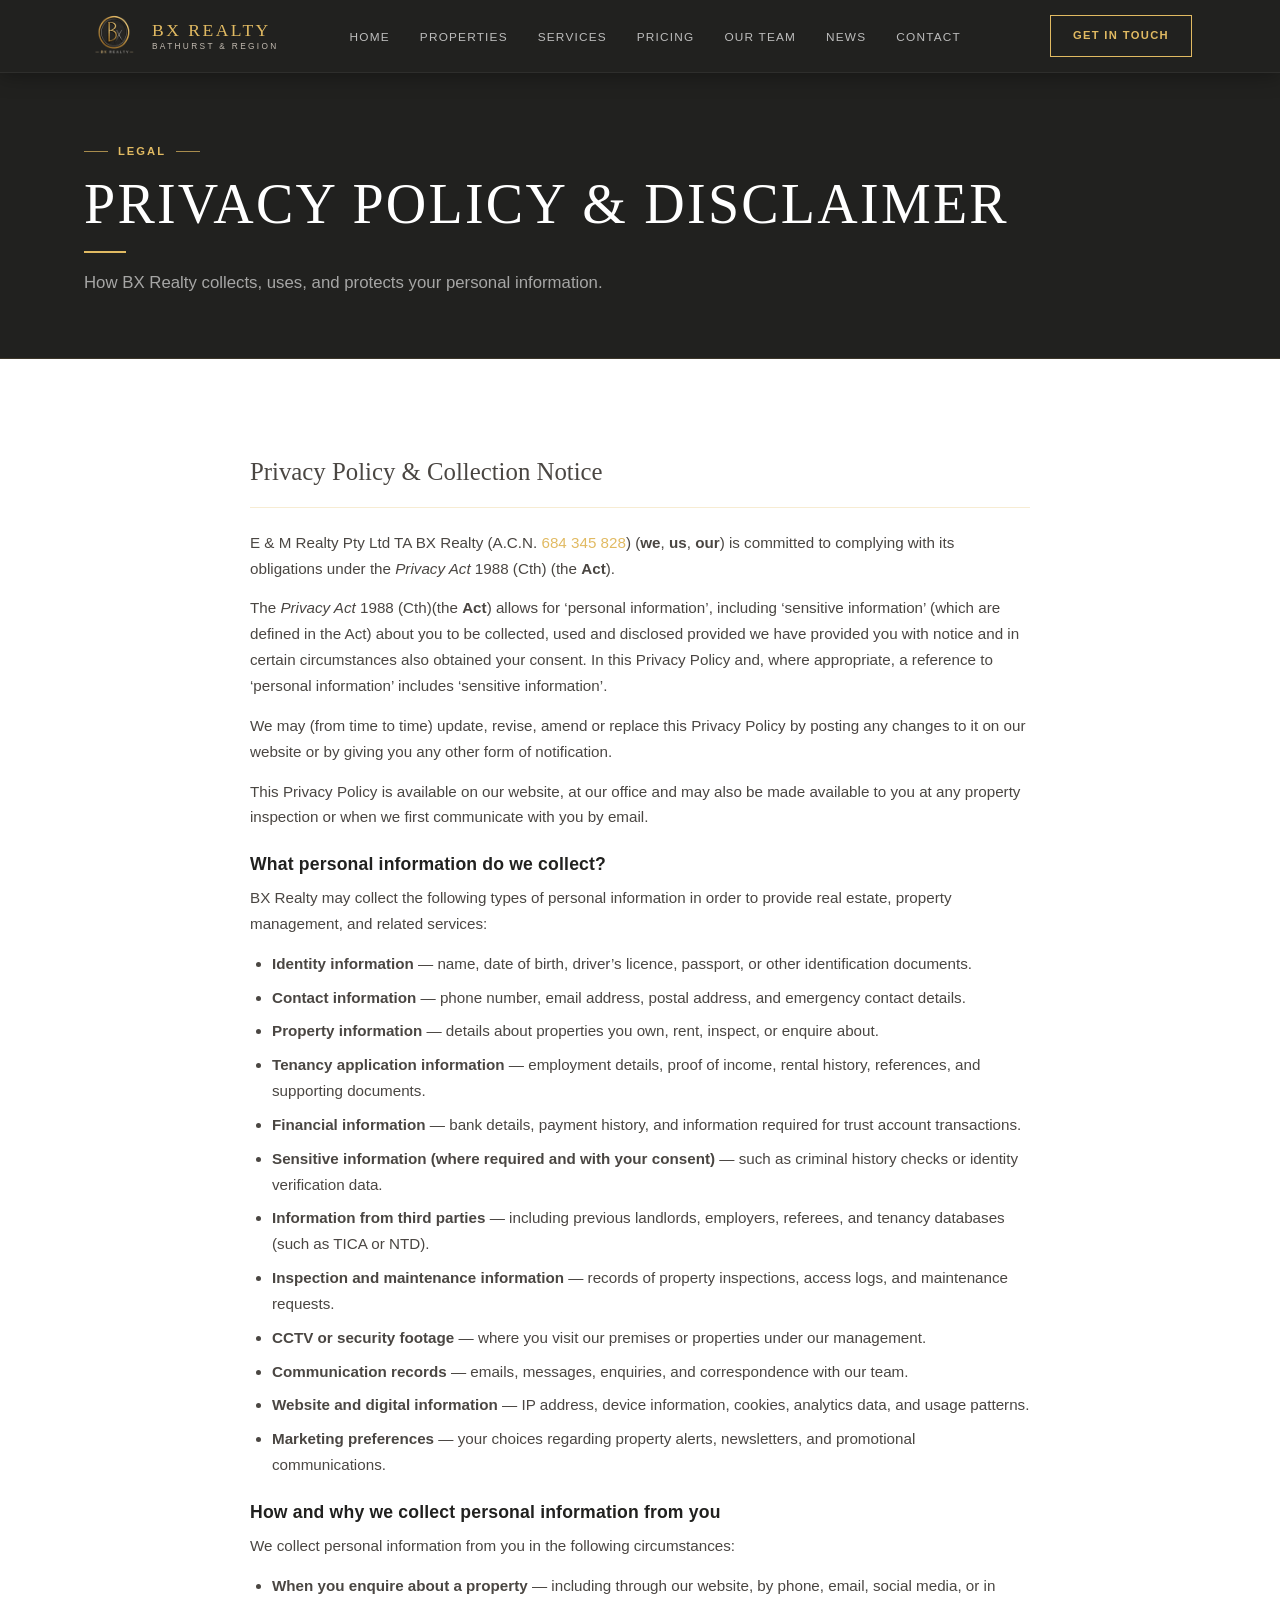
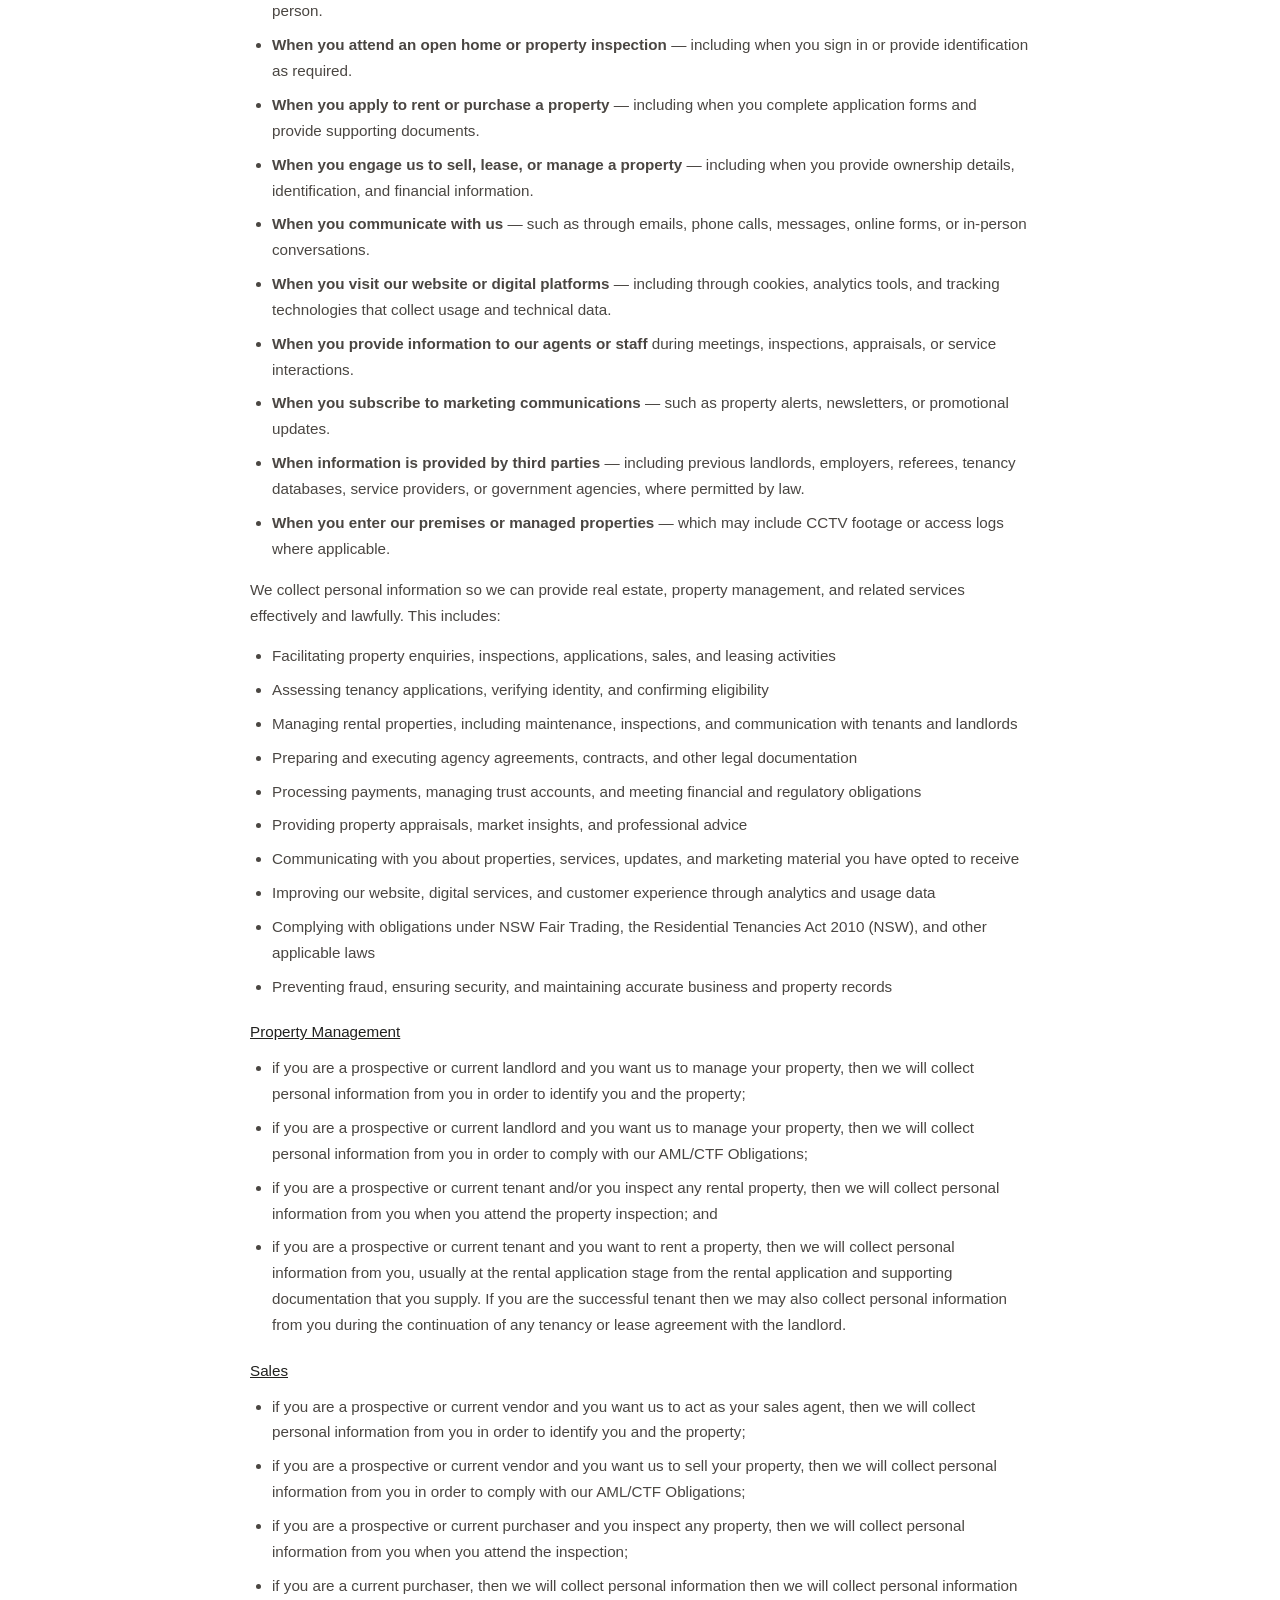
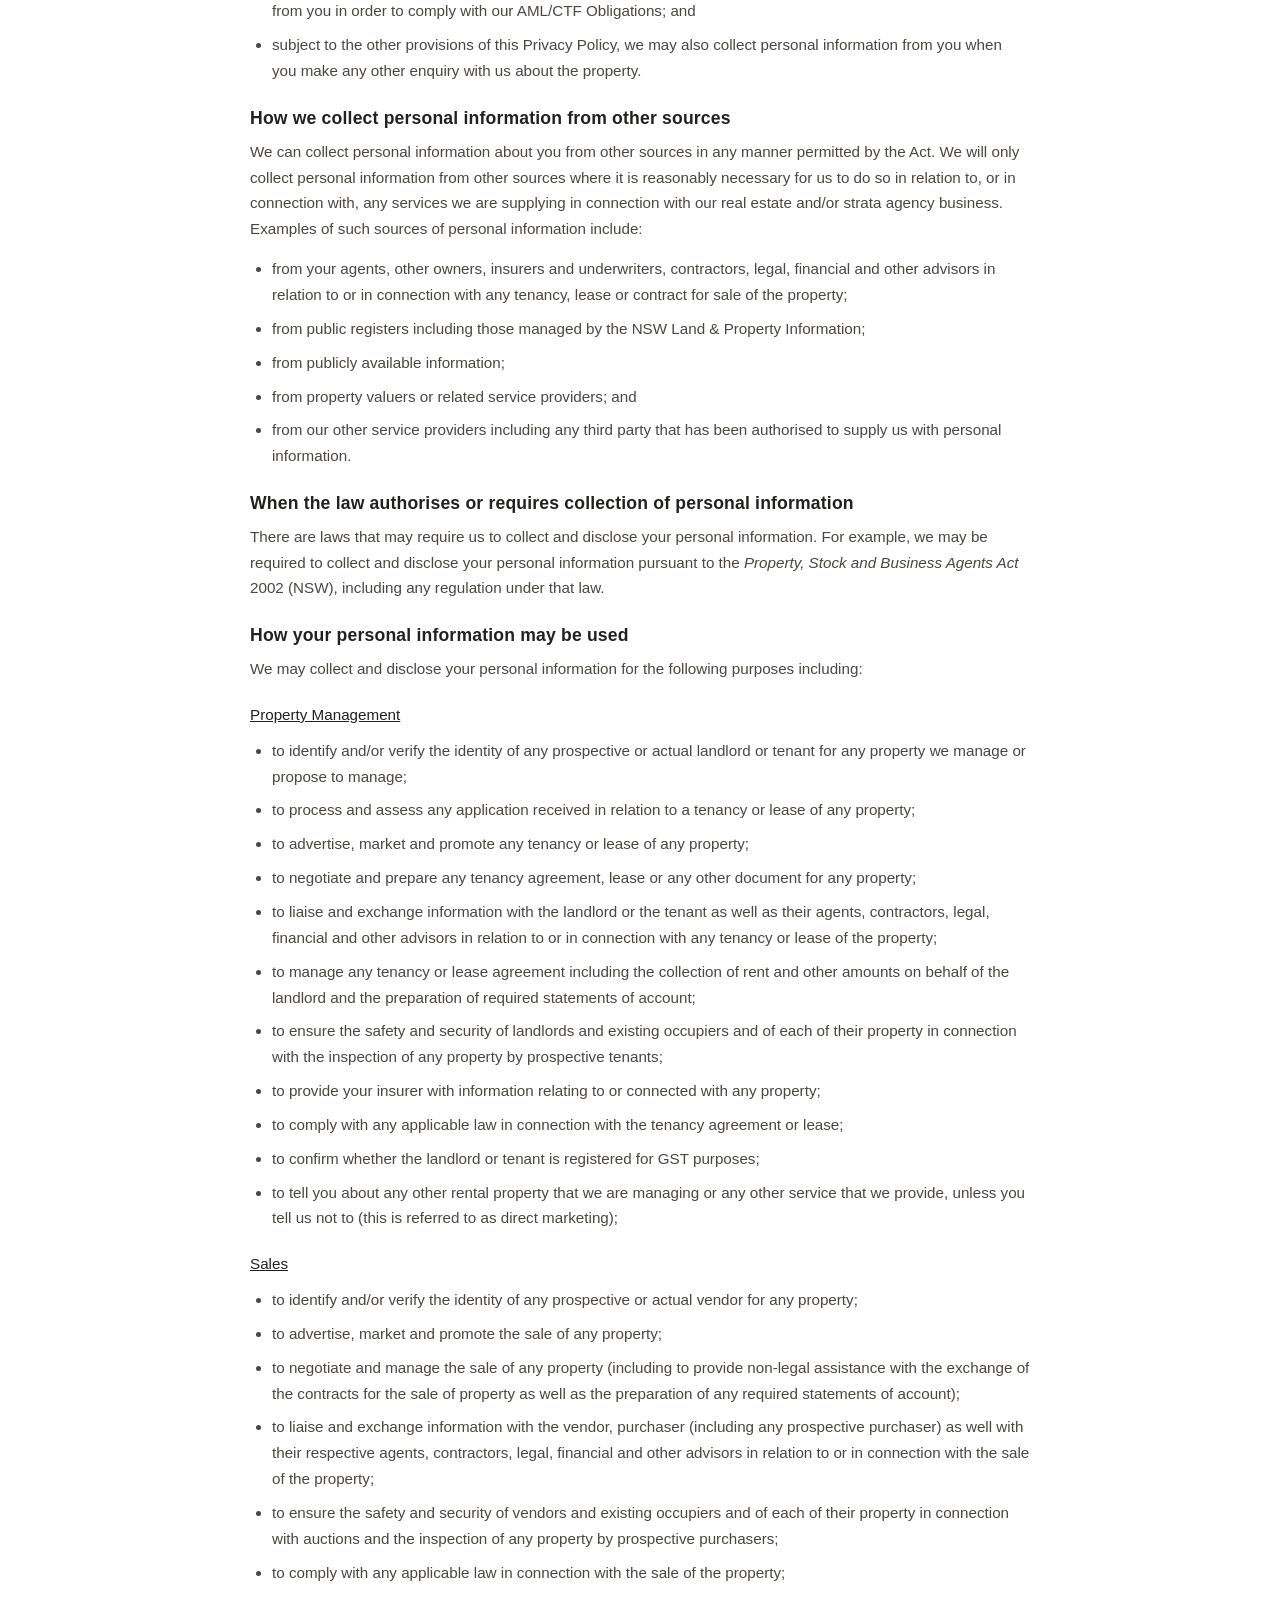
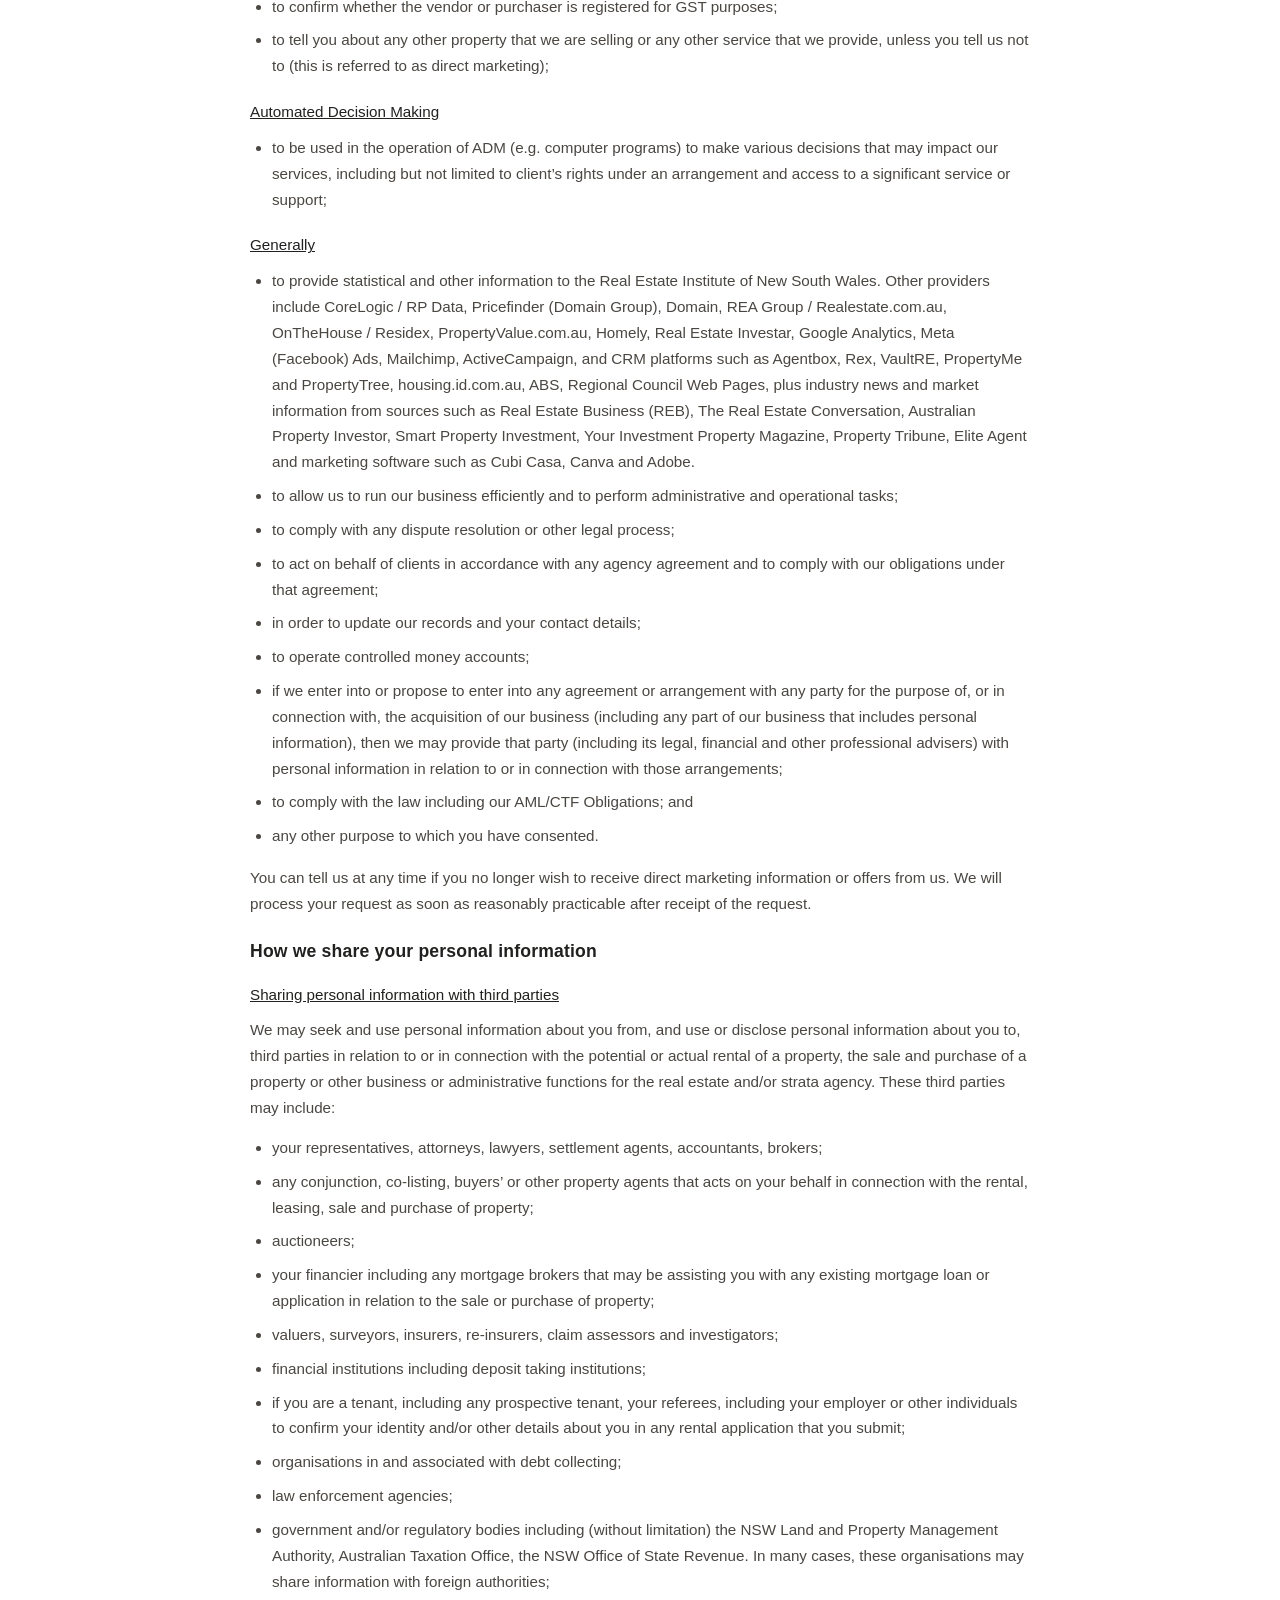
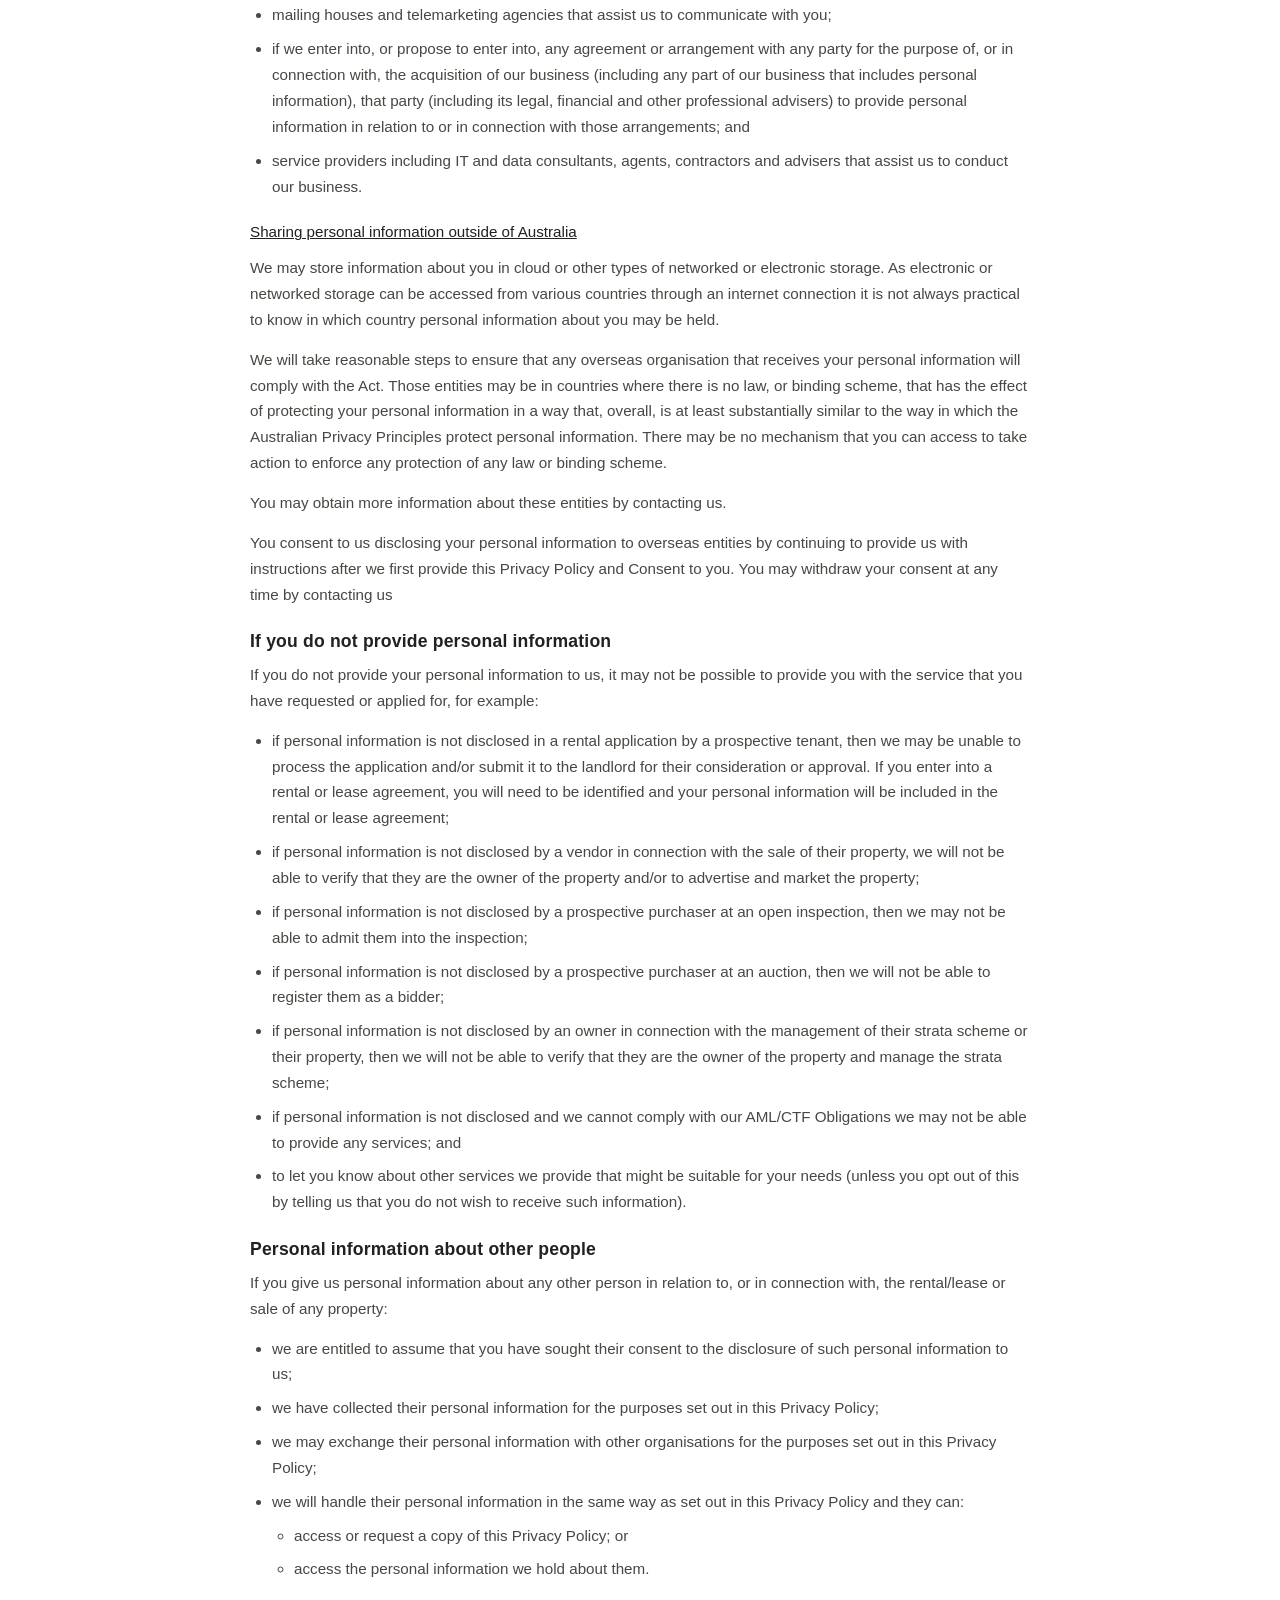
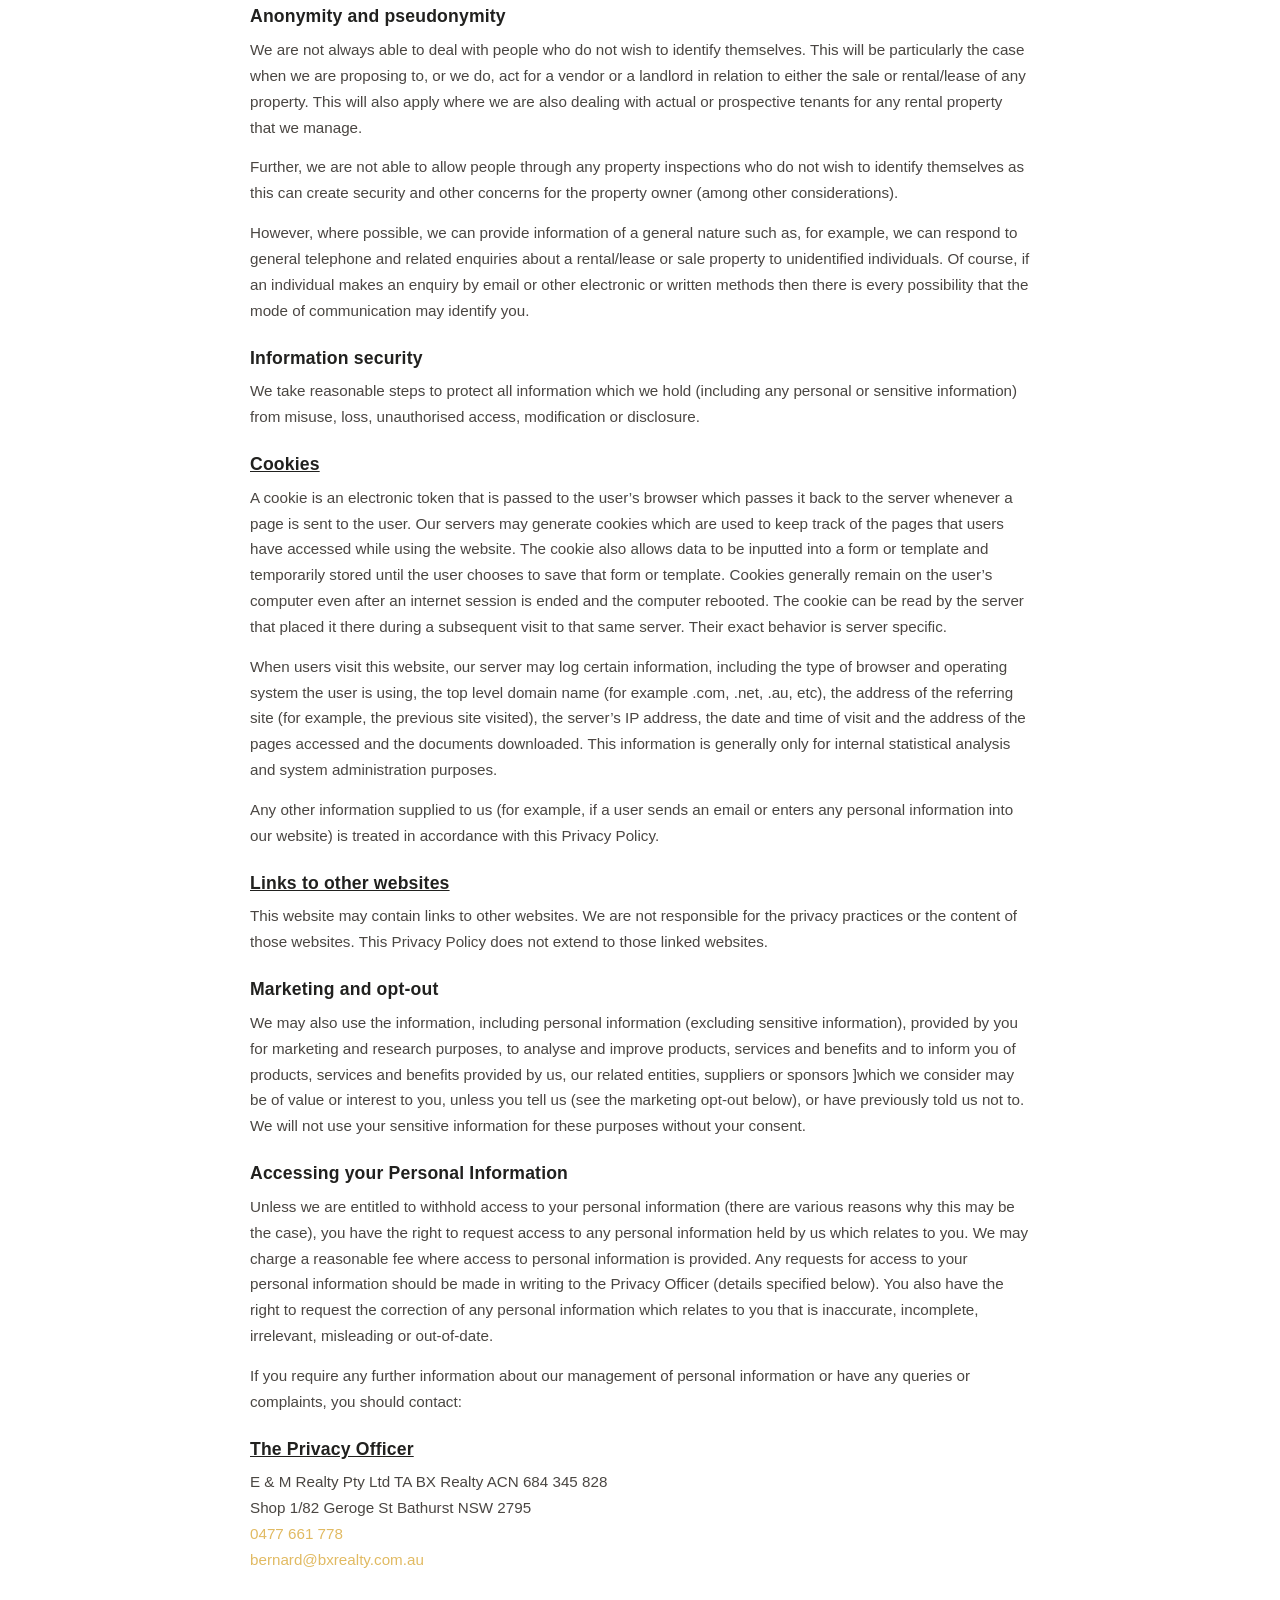
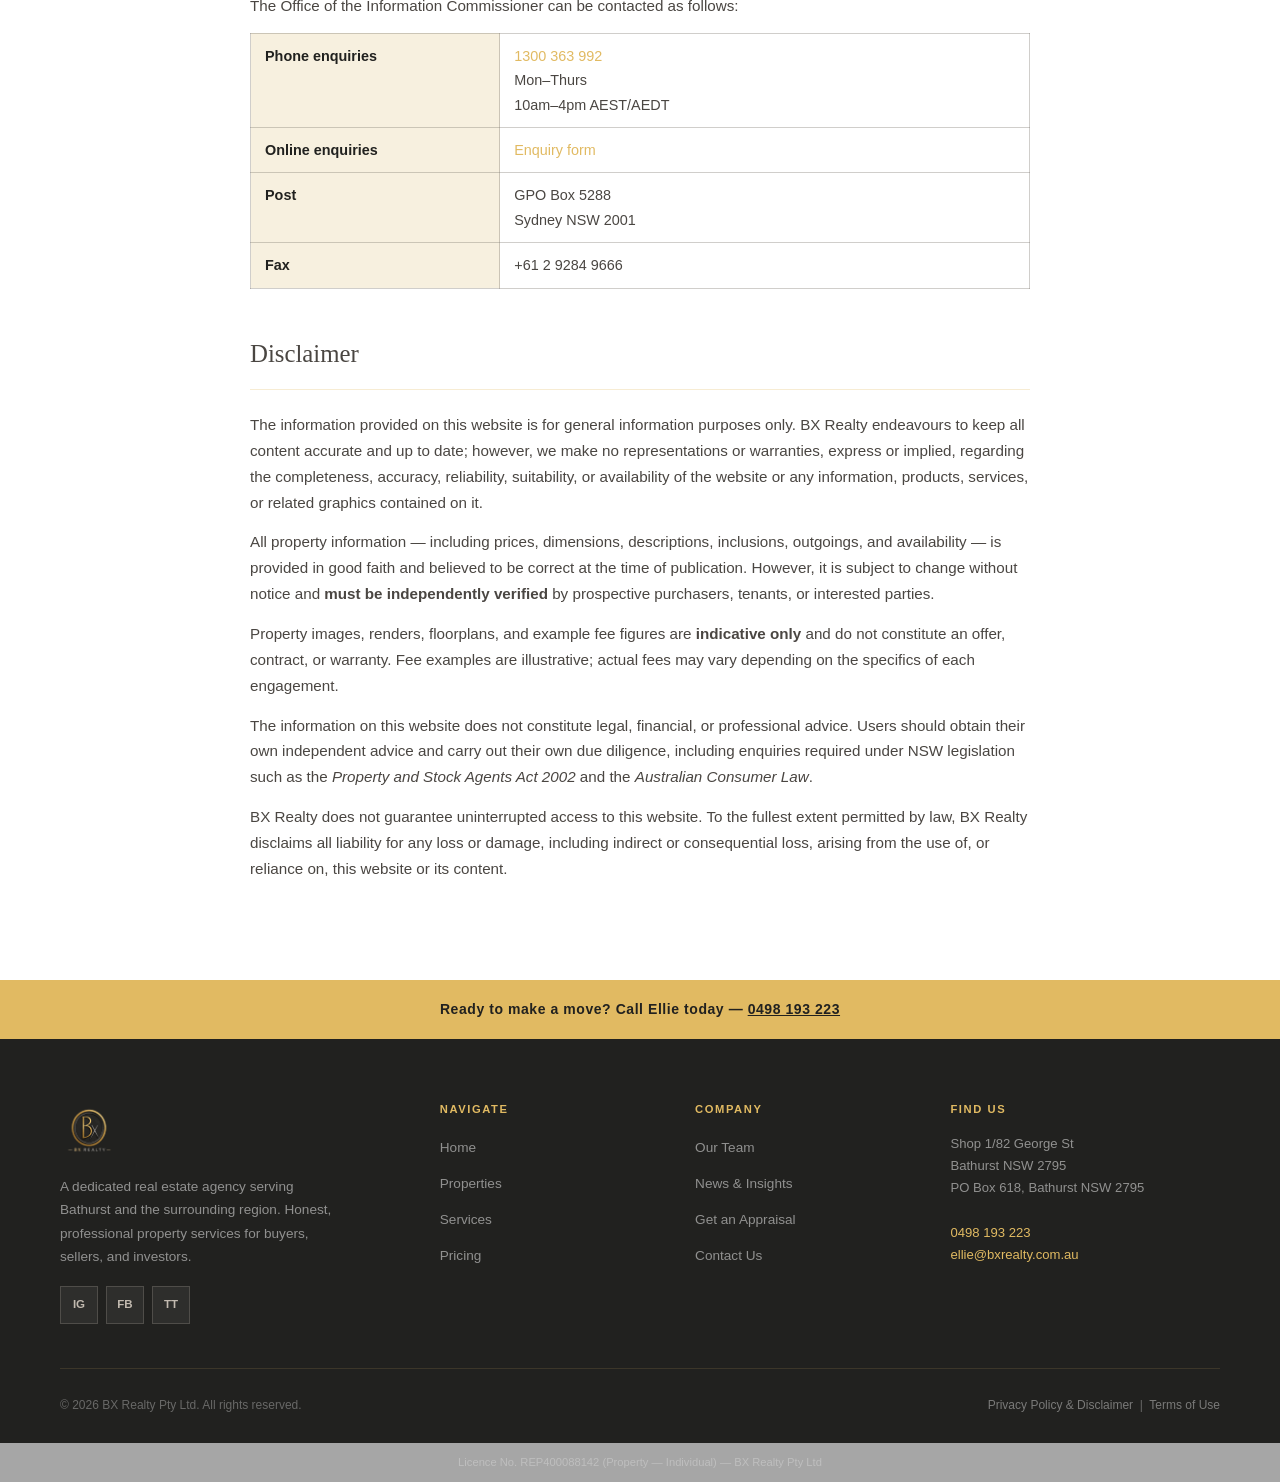
<file: privacy.html>
<!DOCTYPE html>
<html lang="en">
<head>
  <meta charset="UTF-8" /><meta name="viewport" content="width=device-width, initial-scale=1.0" />
  <title>Privacy Policy &amp; Disclaimer — Bx Realty Bathurst</title>
  <link rel="icon" type="image/png" href="assets/images/bxrealty-logo.png" />
  <meta name="theme-color" content="#21211f" />
  <meta http-equiv="Content-Security-Policy" content="default-src 'self'; script-src 'self'; style-src 'self' 'unsafe-inline' https://fonts.googleapis.com; font-src https://fonts.gstatic.com; img-src 'self' data:; object-src 'none'; base-uri 'self'" />
  <meta name="referrer" content="strict-origin-when-cross-origin" />
  <link rel="preconnect" href="https://fonts.googleapis.com" /><link rel="preconnect" href="https://fonts.gstatic.com" crossorigin />
  <link href="https://fonts.googleapis.com/css2?family=Cormorant+Garamond:ital,wght@0,400;0,500;0,600;0,700;1,400&family=Marcellus&family=DM+Sans:ital,opsz,wght@0,9..40,400;0,9..40,500;0,9..40,600;0,9..40,700;1,9..40,400&display=swap" rel="stylesheet" />
  <link rel="stylesheet" href="style.css" />
</head>
<body>
<nav class="site-nav">
  <div class="nav-inner">
    <a href="index.html" class="nav-logo">
      <img src="assets/images/bxrealty-logo.png" alt="BX Realty" />
      <div class="nav-logo-wordmark"><span>BX Realty</span><span>Bathurst &amp; Region</span></div>
    </a>
    <ul class="nav-menu" id="navMenu">
      <li><a href="index.html">Home</a></li>
      <li><a href="listings.html">Properties</a></li>
      <li><a href="services.html">Services</a></li>
      <li><a href="pricing.html">Pricing</a></li>
      <li><a href="team.html">Our Team</a></li>
      <li><a href="blog.html">News</a></li>
      <li><a href="contact.html">Contact</a></li>
    </ul>
    <a href="contact.html" class="btn btn-outline nav-cta">Get in Touch</a>
    <button class="nav-burger" id="navBurger" aria-label="Menu" aria-expanded="false" aria-controls="navMenu"><span></span><span></span><span></span></button>
  </div>
</nav>

<div class="page-band">
  <div class="container">
    <span class="label">Legal</span>
    <h1>Privacy Policy &amp; Disclaimer</h1>
    <span class="rule"></span>
    <p>How BX Realty collects, uses, and protects your personal information.</p>
  </div>
</div>

<section class="section">
  <div class="container">
    <div class="legal-content">

      <p class="legal-doc-title">Privacy Policy &amp; Collection Notice</p>

      <p>E &amp; M Realty Pty Ltd TA BX Realty (A.C.N. <a href="https://abr.business.gov.au/Search.aspx?SearchText=16%20684%20345%20828" style="color:var(--gold);">684 345 828</a>) (<strong>we</strong>, <strong>us</strong>, <strong>our</strong>) is committed to complying with its obligations under the <em>Privacy Act</em> 1988 (Cth) (the <strong>Act</strong>).</p>

      <p>The <em>Privacy Act</em> 1988 (Cth)(the <strong>Act</strong>) allows for &lsquo;personal information&rsquo;, including &lsquo;sensitive information&rsquo; (which are defined in the Act) about you to be collected, used and disclosed provided we have provided you with notice and in certain circumstances also obtained your consent. In this Privacy Policy and, where appropriate, a reference to &lsquo;personal information&rsquo; includes &lsquo;sensitive information&rsquo;.</p>

      <p>We may (from time to time) update, revise, amend or replace this Privacy Policy by posting any changes to it on our website or by giving you any other form of notification.</p>

      <p>This Privacy Policy is available on our website, at our office and may also be made available to you at any property inspection or when we first communicate with you by email.</p>

      <h3>What personal information do we collect?</h3>
      <p>BX Realty may collect the following types of personal information in order to provide real estate, property management, and related services:</p>
      <ul class="bullets">
        <li><strong>Identity information</strong> &mdash; name, date of birth, driver&rsquo;s licence, passport, or other identification documents.</li>
        <li><strong>Contact information</strong> &mdash; phone number, email address, postal address, and emergency contact details.</li>
        <li><strong>Property information</strong> &mdash; details about properties you own, rent, inspect, or enquire about.</li>
        <li><strong>Tenancy application information</strong> &mdash; employment details, proof of income, rental history, references, and supporting documents.</li>
        <li><strong>Financial information</strong> &mdash; bank details, payment history, and information required for trust account transactions.</li>
        <li><strong>Sensitive information (where required and with your consent)</strong> &mdash; such as criminal history checks or identity verification data.</li>
        <li><strong>Information from third parties</strong> &mdash; including previous landlords, employers, referees, and tenancy databases (such as TICA or NTD).</li>
        <li><strong>Inspection and maintenance information</strong> &mdash; records of property inspections, access logs, and maintenance requests.</li>
        <li><strong>CCTV or security footage</strong> &mdash; where you visit our premises or properties under our management.</li>
        <li><strong>Communication records</strong> &mdash; emails, messages, enquiries, and correspondence with our team.</li>
        <li><strong>Website and digital information</strong> &mdash; IP address, device information, cookies, analytics data, and usage patterns.</li>
        <li><strong>Marketing preferences</strong> &mdash; your choices regarding property alerts, newsletters, and promotional communications.</li>
      </ul>

      <h3>How and why we collect personal information from you</h3>
      <p>We collect personal information from you in the following circumstances:</p>
      <ul class="bullets">
        <li><strong>When you enquire about a property</strong> &mdash; including through our website, by phone, email, social media, or in person.</li>
        <li><strong>When you attend an open home or property inspection</strong> &mdash; including when you sign in or provide identification as required.</li>
        <li><strong>When you apply to rent or purchase a property</strong> &mdash; including when you complete application forms and provide supporting documents.</li>
        <li><strong>When you engage us to sell, lease, or manage a property</strong> &mdash; including when you provide ownership details, identification, and financial information.</li>
        <li><strong>When you communicate with us</strong> &mdash; such as through emails, phone calls, messages, online forms, or in-person conversations.</li>
        <li><strong>When you visit our website or digital platforms</strong> &mdash; including through cookies, analytics tools, and tracking technologies that collect usage and technical data.</li>
        <li><strong>When you provide information to our agents or staff</strong> during meetings, inspections, appraisals, or service interactions.</li>
        <li><strong>When you subscribe to marketing communications</strong> &mdash; such as property alerts, newsletters, or promotional updates.</li>
        <li><strong>When information is provided by third parties</strong> &mdash; including previous landlords, employers, referees, tenancy databases, service providers, or government agencies, where permitted by law.</li>
        <li><strong>When you enter our premises or managed properties</strong> &mdash; which may include CCTV footage or access logs where applicable.</li>
      </ul>
      <p>We collect personal information so we can provide real estate, property management, and related services effectively and lawfully. This includes:</p>
      <ul class="bullets">
        <li>Facilitating property enquiries, inspections, applications, sales, and leasing activities</li>
        <li>Assessing tenancy applications, verifying identity, and confirming eligibility</li>
        <li>Managing rental properties, including maintenance, inspections, and communication with tenants and landlords</li>
        <li>Preparing and executing agency agreements, contracts, and other legal documentation</li>
        <li>Processing payments, managing trust accounts, and meeting financial and regulatory obligations</li>
        <li>Providing property appraisals, market insights, and professional advice</li>
        <li>Communicating with you about properties, services, updates, and marketing material you have opted to receive</li>
        <li>Improving our website, digital services, and customer experience through analytics and usage data</li>
        <li>Complying with obligations under NSW Fair Trading, the Residential Tenancies Act 2010 (NSW), and other applicable laws</li>
        <li>Preventing fraud, ensuring security, and maintaining accurate business and property records</li>
      </ul>

      <p class="legal-sublabel">Property Management</p>
      <ul class="bullets">
        <li>if you are a prospective or current landlord and you want us to manage your property, then we will collect personal information from you in order to identify you and the property;</li>
        <li>if you are a prospective or current landlord and you want us to manage your property, then we will collect personal information from you in order to comply with our AML/CTF Obligations;</li>
        <li>if you are a prospective or current tenant and/or you inspect any rental property, then we will collect personal information from you when you attend the property inspection; and</li>
        <li>if you are a prospective or current tenant and you want to rent a property, then we will collect personal information from you, usually at the rental application stage from the rental application and supporting documentation that you supply. If you are the successful tenant then we may also collect personal information from you during the continuation of any tenancy or lease agreement with the landlord.</li>
      </ul>

      <p class="legal-sublabel">Sales</p>
      <ul class="bullets">
        <li>if you are a prospective or current vendor and you want us to act as your sales agent, then we will collect personal information from you in order to identify you and the property;</li>
        <li>if you are a prospective or current vendor and you want us to sell your property, then we will collect personal information from you in order to comply with our AML/CTF Obligations;</li>
        <li>if you are a prospective or current purchaser and you inspect any property, then we will collect personal information from you when you attend the inspection;</li>
        <li>if you are a current purchaser, then we will collect personal information then we will collect personal information from you in order to comply with our AML/CTF Obligations; and</li>
        <li>subject to the other provisions of this Privacy Policy, we may also collect personal information from you when you make any other enquiry with us about the property.</li>
      </ul>

      <h3>How we collect personal information from other sources</h3>
      <p>We can collect personal information about you from other sources in any manner permitted by the Act. We will only collect personal information from other sources where it is reasonably necessary for us to do so in relation to, or in connection with, any services we are supplying in connection with our real estate and/or strata agency business. Examples of such sources of personal information include:</p>
      <ul class="bullets">
        <li>from your agents, other owners, insurers and underwriters, contractors, legal, financial and other advisors in relation to or in connection with any tenancy, lease or contract for sale of the property;</li>
        <li>from public registers including those managed by the NSW Land &amp; Property Information;</li>
        <li>from publicly available information;</li>
        <li>from property valuers or related service providers; and</li>
        <li>from our other service providers including any third party that has been authorised to supply us with personal information.</li>
      </ul>

      <h3>When the law authorises or requires collection of personal information</h3>
      <p>There are laws that may require us to collect and disclose your personal information. For example, we may be required to collect and disclose your personal information pursuant to the <em>Property, Stock and Business Agents Act</em> 2002 (NSW), including any regulation under that law.</p>

      <h3>How your personal information may be used</h3>
      <p>We may collect and disclose your personal information for the following purposes including:</p>

      <p class="legal-sublabel">Property Management</p>
      <ul class="bullets">
        <li>to identify and/or verify the identity of any prospective or actual landlord or tenant for any property we manage or propose to manage;</li>
        <li>to process and assess any application received in relation to a tenancy or lease of any property;</li>
        <li>to advertise, market and promote any tenancy or lease of any property;</li>
        <li>to negotiate and prepare any tenancy agreement, lease or any other document for any property;</li>
        <li>to liaise and exchange information with the landlord or the tenant as well as their agents, contractors, legal, financial and other advisors in relation to or in connection with any tenancy or lease of the property;</li>
        <li>to manage any tenancy or lease agreement including the collection of rent and other amounts on behalf of the landlord and the preparation of required statements of account;</li>
        <li>to ensure the safety and security of landlords and existing occupiers and of each of their property in connection with the inspection of any property by prospective tenants;</li>
        <li>to provide your insurer with information relating to or connected with any property;</li>
        <li>to comply with any applicable law in connection with the tenancy agreement or lease;</li>
        <li>to confirm whether the landlord or tenant is registered for GST purposes;</li>
        <li>to tell you about any other rental property that we are managing or any other service that we provide, unless you tell us not to (this is referred to as direct marketing);</li>
      </ul>

      <p class="legal-sublabel">Sales</p>
      <ul class="bullets">
        <li>to identify and/or verify the identity of any prospective or actual vendor for any property;</li>
        <li>to advertise, market and promote the sale of any property;</li>
        <li>to negotiate and manage the sale of any property (including to provide non-legal assistance with the exchange of the contracts for the sale of property as well as the preparation of any required statements of account);</li>
        <li>to liaise and exchange information with the vendor, purchaser (including any prospective purchaser) as well with their respective agents, contractors, legal, financial and other advisors in relation to or in connection with the sale of the property;</li>
        <li>to ensure the safety and security of vendors and existing occupiers and of each of their property in connection with auctions and the inspection of any property by prospective purchasers;</li>
        <li>to comply with any applicable law in connection with the sale of the property;</li>
        <li>to confirm whether the vendor or purchaser is registered for GST purposes;</li>
        <li>to tell you about any other property that we are selling or any other service that we provide, unless you tell us not to (this is referred to as direct marketing);</li>
      </ul>

      <p class="legal-sublabel">Automated Decision Making</p>
      <ul class="bullets">
        <li>to be used in the operation of ADM (e.g. computer programs) to make various decisions that may impact our services, including but not limited to client&rsquo;s rights under an arrangement and access to a significant service or support;</li>
      </ul>

      <p class="legal-sublabel">Generally</p>
      <ul class="bullets">
        <li>to provide statistical and other information to the Real Estate Institute of New South Wales. Other providers include CoreLogic / RP Data, Pricefinder (Domain Group), Domain, REA Group / Realestate.com.au, OnTheHouse / Residex, PropertyValue.com.au, Homely, Real Estate Investar, Google Analytics, Meta (Facebook) Ads, Mailchimp, ActiveCampaign, and CRM platforms such as Agentbox, Rex, VaultRE, PropertyMe and PropertyTree, housing.id.com.au, ABS, Regional Council Web Pages, plus industry news and market information from sources such as Real Estate Business (REB), The Real Estate Conversation, Australian Property Investor, Smart Property Investment, Your Investment Property Magazine, Property Tribune, Elite Agent and marketing software such as Cubi Casa, Canva and Adobe.</li>
        <li>to allow us to run our business efficiently and to perform administrative and operational tasks;</li>
        <li>to comply with any dispute resolution or other legal process;</li>
        <li>to act on behalf of clients in accordance with any agency agreement and to comply with our obligations under that agreement;</li>
        <li>in order to update our records and your contact details;</li>
        <li>to operate controlled money accounts;</li>
        <li>if we enter into or propose to enter into any agreement or arrangement with any party for the purpose of, or in connection with, the acquisition of our business (including any part of our business that includes personal information), then we may provide that party (including its legal, financial and other professional advisers) with personal information in relation to or in connection with those arrangements;</li>
        <li>to comply with the law including our AML/CTF Obligations; and</li>
        <li>any other purpose to which you have consented.</li>
      </ul>
      <p>You can tell us at any time if you no longer wish to receive direct marketing information or offers from us. We will process your request as soon as reasonably practicable after receipt of the request.</p>

      <h3>How we share your personal information</h3>

      <p class="legal-sublabel">Sharing personal information with third parties</p>
      <p>We may seek and use personal information about you from, and use or disclose personal information about you to, third parties in relation to or in connection with the potential or actual rental of a property, the sale and purchase of a property or other business or administrative functions for the real estate and/or strata agency. These third parties may include:</p>
      <ul class="bullets">
        <li>your representatives, attorneys, lawyers, settlement agents, accountants, brokers;</li>
        <li>any conjunction, co-listing, buyers&rsquo; or other property agents that acts on your behalf in connection with the rental, leasing, sale and purchase of property;</li>
        <li>auctioneers;</li>
        <li>your financier including any mortgage brokers that may be assisting you with any existing mortgage loan or application in relation to the sale or purchase of property;</li>
        <li>valuers, surveyors, insurers, re-insurers, claim assessors and investigators;</li>
        <li>financial institutions including deposit taking institutions;</li>
        <li>if you are a tenant, including any prospective tenant, your referees, including your employer or other individuals to confirm your identity and/or other details about you in any rental application that you submit;</li>
        <li>organisations in and associated with debt collecting;</li>
        <li>law enforcement agencies;</li>
        <li>government and/or regulatory bodies including (without limitation) the NSW Land and Property Management Authority, Australian Taxation Office, the NSW Office of State Revenue. In many cases, these organisations may share information with foreign authorities;</li>
        <li>mailing houses and telemarketing agencies that assist us to communicate with you;</li>
        <li>if we enter into, or propose to enter into, any agreement or arrangement with any party for the purpose of, or in connection with, the acquisition of our business (including any part of our business that includes personal information), that party (including its legal, financial and other professional advisers) to provide personal information in relation to or in connection with those arrangements; and</li>
        <li>service providers including IT and data consultants, agents, contractors and advisers that assist us to conduct our business.</li>
      </ul>

      <p class="legal-sublabel">Sharing personal information outside of Australia</p>
      <p>We may store information about you in cloud or other types of networked or electronic storage. As electronic or networked storage can be accessed from various countries through an internet connection it is not always practical to know in which country personal information about you may be held.</p>
      <p>We will take reasonable steps to ensure that any overseas organisation that receives your personal information will comply with the Act. Those entities may be in countries where there is no law, or binding scheme, that has the effect of protecting your personal information in a way that, overall, is at least substantially similar to the way in which the Australian Privacy Principles protect personal information. There may be no mechanism that you can access to take action to enforce any protection of any law or binding scheme.</p>
      <p>You may obtain more information about these entities by contacting us.</p>
      <p>You consent to us disclosing your personal information to overseas entities by continuing to provide us with instructions after we first provide this Privacy Policy and Consent to you. You may withdraw your consent at any time by contacting us</p>

      <h3>If you do not provide personal information</h3>
      <p>If you do not provide your personal information to us, it may not be possible to provide you with the service that you have requested or applied for, for example:</p>
      <ul class="bullets">
        <li>if personal information is not disclosed in a rental application by a prospective tenant, then we may be unable to process the application and/or submit it to the landlord for their consideration or approval. If you enter into a rental or lease agreement, you will need to be identified and your personal information will be included in the rental or lease agreement;</li>
        <li>if personal information is not disclosed by a vendor in connection with the sale of their property, we will not be able to verify that they are the owner of the property and/or to advertise and market the property;</li>
        <li>if personal information is not disclosed by a prospective purchaser at an open inspection, then we may not be able to admit them into the inspection;</li>
        <li>if personal information is not disclosed by a prospective purchaser at an auction, then we will not be able to register them as a bidder;</li>
        <li>if personal information is not disclosed by an owner in connection with the management of their strata scheme or their property, then we will not be able to verify that they are the owner of the property and manage the strata scheme;</li>
        <li>if personal information is not disclosed and we cannot comply with our AML/CTF Obligations we may not be able to provide any services; and</li>
        <li>to let you know about other services we provide that might be suitable for your needs (unless you opt out of this by telling us that you do not wish to receive such information).</li>
      </ul>

      <h3>Personal information about other people</h3>
      <p>If you give us personal information about any other person in relation to, or in connection with, the rental/lease or sale of any property:</p>
      <ul class="bullets">
        <li>we are entitled to assume that you have sought their consent to the disclosure of such personal information to us;</li>
        <li>we have collected their personal information for the purposes set out in this Privacy Policy;</li>
        <li>we may exchange their personal information with other organisations for the purposes set out in this Privacy Policy;</li>
        <li>we will handle their personal information in the same way as set out in this Privacy Policy and they can:
          <ul class="bullets">
            <li>access or request a copy of this Privacy Policy; or</li>
            <li>access the personal information we hold about them.</li>
          </ul>
        </li>
      </ul>

      <h3>Anonymity and pseudonymity</h3>
      <p>We are not always able to deal with people who do not wish to identify themselves. This will be particularly the case when we are proposing to, or we do, act for a vendor or a landlord in relation to either the sale or rental/lease of any property. This will also apply where we are also dealing with actual or prospective tenants for any rental property that we manage.</p>
      <p>Further, we are not able to allow people through any property inspections who do not wish to identify themselves as this can create security and other concerns for the property owner (among other considerations).</p>
      <p>However, where possible, we can provide information of a general nature such as, for example, we can respond to general telephone and related enquiries about a rental/lease or sale property to unidentified individuals. Of course, if an individual makes an enquiry by email or other electronic or written methods then there is every possibility that the mode of communication may identify you.</p>

      <h3>Information security</h3>
      <p>We take reasonable steps to protect all information which we hold (including any personal or sensitive information) from misuse, loss, unauthorised access, modification or disclosure.</p>

      <h3><u>Cookies</u></h3>
      <p>A cookie is an electronic token that is passed to the user&rsquo;s browser which passes it back to the server whenever a page is sent to the user. Our servers may generate cookies which are used to keep track of the pages that users have accessed while using the website. The cookie also allows data to be inputted into a form or template and temporarily stored until the user chooses to save that form or template. Cookies generally remain on the user&rsquo;s computer even after an internet session is ended and the computer rebooted. The cookie can be read by the server that placed it there during a subsequent visit to that same server. Their exact behavior is server specific.</p>
      <p>When users visit this website, our server may log certain information, including the type of browser and operating system the user is using, the top level domain name (for example .com, .net, .au, etc), the address of the referring site (for example, the previous site visited), the server&rsquo;s IP address, the date and time of visit and the address of the pages accessed and the documents downloaded. This information is generally only for internal statistical analysis and system administration purposes.</p>
      <p>Any other information supplied to us (for example, if a user sends an email or enters any personal information into our website) is treated in accordance with this Privacy Policy.</p>

      <h3><u>Links to other websites</u></h3>
      <p>This website may contain links to other websites. We are not responsible for the privacy practices or the content of those websites. This Privacy Policy does not extend to those linked websites.</p>

      <h3>Marketing and opt-out</h3>
      <p>We may also use the information, including personal information (excluding sensitive information), provided by you for marketing and research purposes, to analyse and improve products, services and benefits and to inform you of products, services and benefits provided by us, our related entities, suppliers or sponsors ]which we consider may be of value or interest to you, unless you tell us (see the marketing opt-out below), or have previously told us not to. We will not use your sensitive information for these purposes without your consent.</p>

      <h3>Accessing your Personal Information</h3>
      <p>Unless we are entitled to withhold access to your personal information (there are various reasons why this may be the case), you have the right to request access to any personal information held by us which relates to you. We may charge a reasonable fee where access to personal information is provided. Any requests for access to your personal information should be made in writing to the Privacy Officer (details specified below). You also have the right to request the correction of any personal information which relates to you that is inaccurate, incomplete, irrelevant, misleading or out-of-date.</p>
      <p>If you require any further information about our management of personal information or have any queries or complaints, you should contact:</p>

      <h3><u>The Privacy Officer</u></h3>
      <p class="legal-contact">E &amp; M Realty Pty Ltd TA BX Realty ACN 684 345 828<br />
      Shop 1/82 Geroge St Bathurst NSW 2795<br />
      <a href="tel:0477661778" style="color:var(--gold);">0477 661 778</a><br />
      <a href="mailto:bernard@bxrealty.com.au" style="color:var(--gold);">bernard@bxrealty.com.au</a></p>

      <p>The Office of the Information Commissioner can be contacted as follows:</p>
      <table class="legal-table">
        <tbody>
          <tr>
            <th>Phone enquiries</th>
            <td><a href="tel:1300363992" style="color:var(--gold);">1300 363 992</a><br />Mon&ndash;Thurs<br />10am&ndash;4pm AEST/AEDT</td>
          </tr>
          <tr>
            <th>Online enquiries</th>
            <td><a href="https://forms.business.gov.au/smartforms/landing.htm?formCode=APC_ENQ" style="color:var(--gold);">Enquiry form</a></td>
          </tr>
          <tr>
            <th>Post</th>
            <td>GPO Box 5288<br />Sydney NSW 2001</td>
          </tr>
          <tr>
            <th>Fax</th>
            <td>+61 2 9284 9666</td>
          </tr>
        </tbody>
      </table>

      <p class="legal-doc-title" style="margin-top:44px;">Disclaimer</p>
      <p>The information provided on this website is for general information purposes only. BX Realty endeavours to keep all content accurate and up to date; however, we make no representations or warranties, express or implied, regarding the completeness, accuracy, reliability, suitability, or availability of the website or any information, products, services, or related graphics contained on it.</p>
      <p>All property information &mdash; including prices, dimensions, descriptions, inclusions, outgoings, and availability &mdash; is provided in good faith and believed to be correct at the time of publication. However, it is subject to change without notice and <strong>must be independently verified</strong> by prospective purchasers, tenants, or interested parties.</p>
      <p>Property images, renders, floorplans, and example fee figures are <strong>indicative only</strong> and do not constitute an offer, contract, or warranty. Fee examples are illustrative; actual fees may vary depending on the specifics of each engagement.</p>
      <p>The information on this website does not constitute legal, financial, or professional advice. Users should obtain their own independent advice and carry out their own due diligence, including enquiries required under NSW legislation such as the <em>Property and Stock Agents Act 2002</em> and the <em>Australian Consumer Law</em>.</p>
      <p>BX Realty does not guarantee uninterrupted access to this website. To the fullest extent permitted by law, BX Realty disclaims all liability for any loss or damage, including indirect or consequential loss, arising from the use of, or reliance on, this website or its content.</p>

    </div>
  </div>
</section>

<div class="cta-bar"><p>Ready to make a move? Call Ellie today — <a href="tel:0498193223">0498 193 223</a></p></div>
<footer class="site-footer">
  <div class="footer-grid">
    <div class="footer-brand">
      <div class="footer-logo"><img src="assets/images/bxrealty-logo.png" alt="BX Realty" /></div>
      <p>A dedicated real estate agency serving Bathurst and the surrounding region. Honest, professional property services for buyers, sellers, and investors.</p>
      <div class="social-links">
        <a href="https://www.instagram.com/ellie_agentchapman_realtor/" class="social-link" target="_blank" rel="noopener" aria-label="Instagram">IG</a>
        <a href="https://www.facebook.com/profile.php?id=61573810007004" class="social-link" target="_blank" rel="noopener" aria-label="Facebook">FB</a>
        <a href="https://www.tiktok.com/@ellie.begg.realto" class="social-link" target="_blank" rel="noopener" aria-label="TikTok">TT</a>
      </div>
    </div>
    <div class="footer-col">
      <h4>Navigate</h4>
      <ul>
        <li><a href="index.html">Home</a></li>
        <li><a href="listings.html">Properties</a></li>
        <li><a href="services.html">Services</a></li>
        <li><a href="pricing.html">Pricing</a></li>
      </ul>
    </div>
    <div class="footer-col">
      <h4>Company</h4>
      <ul>
        <li><a href="team.html">Our Team</a></li>
        <li><a href="blog.html">News &amp; Insights</a></li>
        <li><a href="appraisal.html">Get an Appraisal</a></li>
        <li><a href="contact.html">Contact Us</a></li>
      </ul>
    </div>
    <div class="footer-col">
      <h4>Find Us</h4>
      <address class="footer-addr">
        Shop 1/82 George St<br>
        Bathurst NSW 2795<br>
        PO Box 618, Bathurst NSW 2795<br><br>
        <a href="tel:0498193223" style="color:var(--gold);">0498 193 223</a><br>
        <a href="mailto:ellie@bxrealty.com.au" style="color:var(--gold);">ellie@bxrealty.com.au</a>
      </address>
    </div>
  </div>
  <div class="footer-bottom">
    <span>&copy; 2026 BX Realty Pty Ltd. All rights reserved.</span>
    <span><a href="privacy.html">Privacy Policy &amp; Disclaimer</a> &nbsp;|&nbsp; <a href="terms.html">Terms of Use</a></span>
  </div>
</footer>
<div class="licence-bar"><div class="container">Licence No. REP400088142 (Property &mdash; Individual) &mdash; BX Realty Pty Ltd</div></div>
<script src="components.js" defer></script>
</body>
</html>
</file>
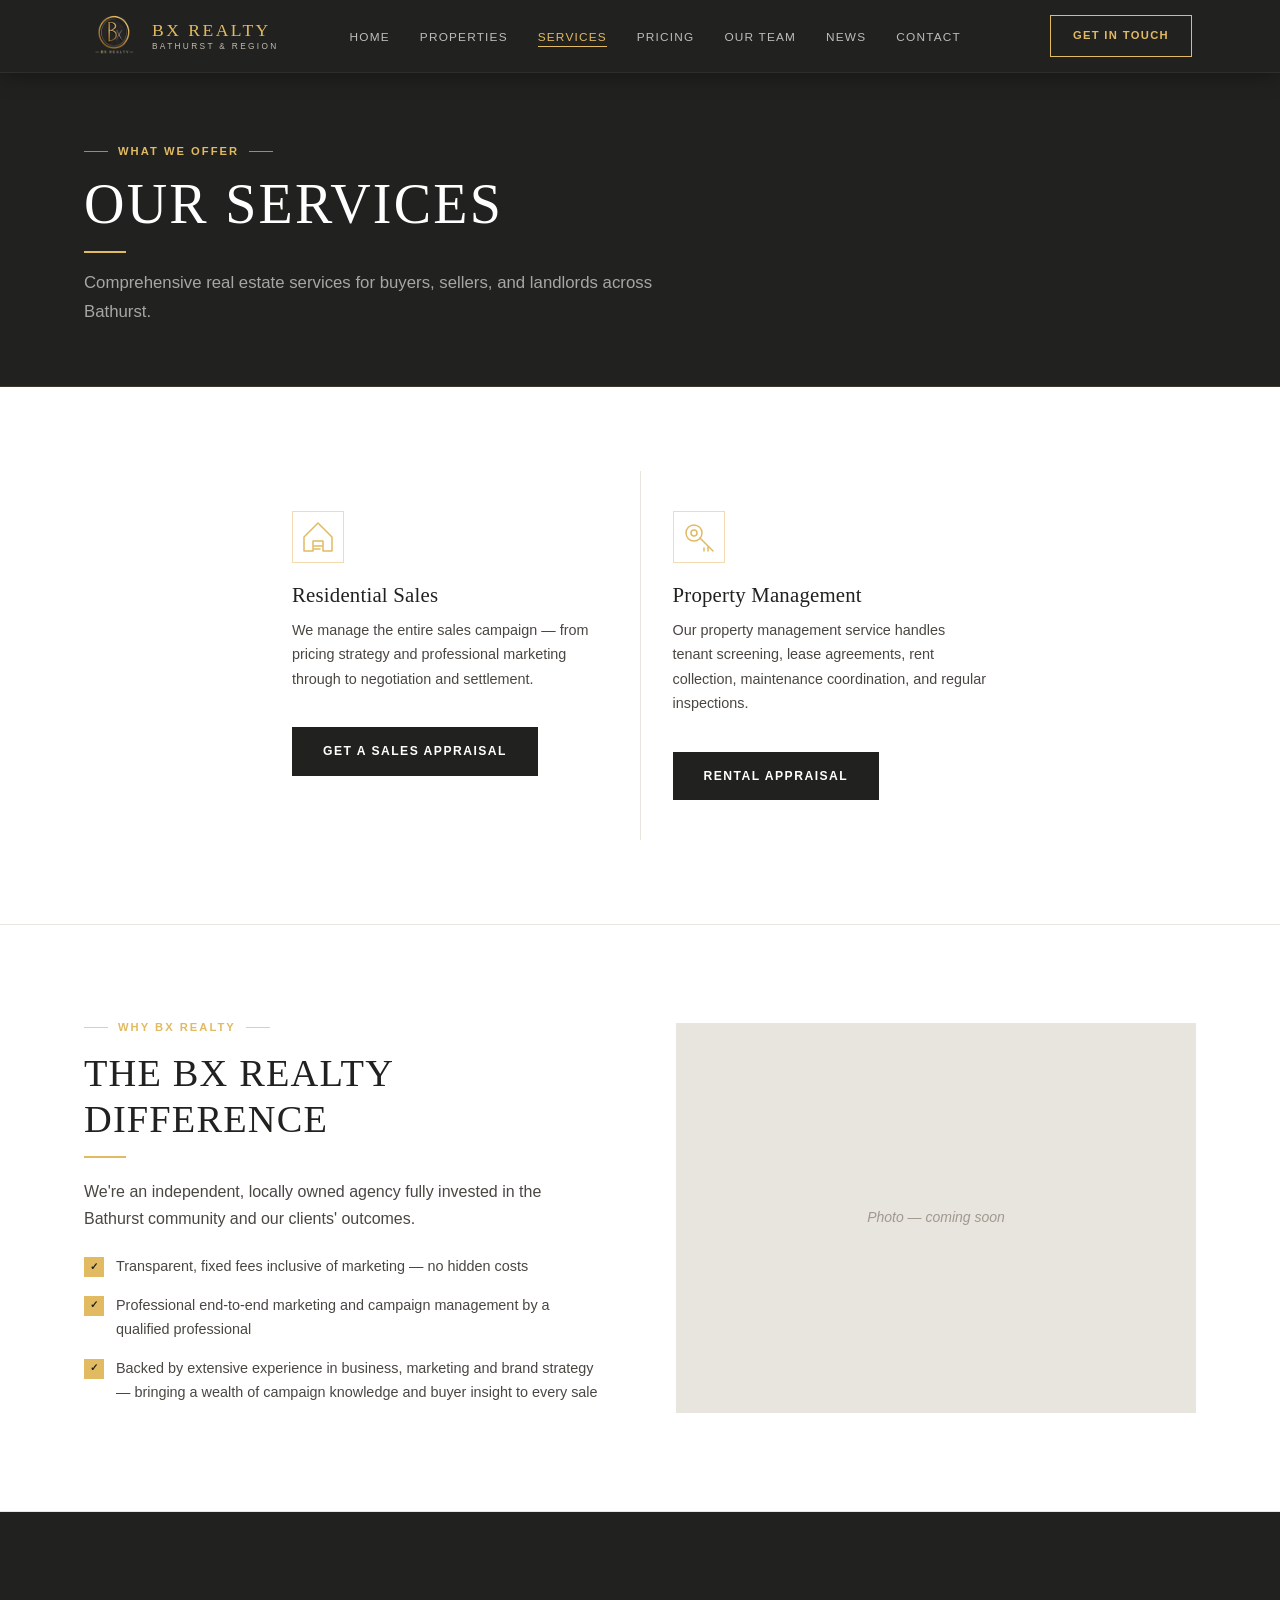
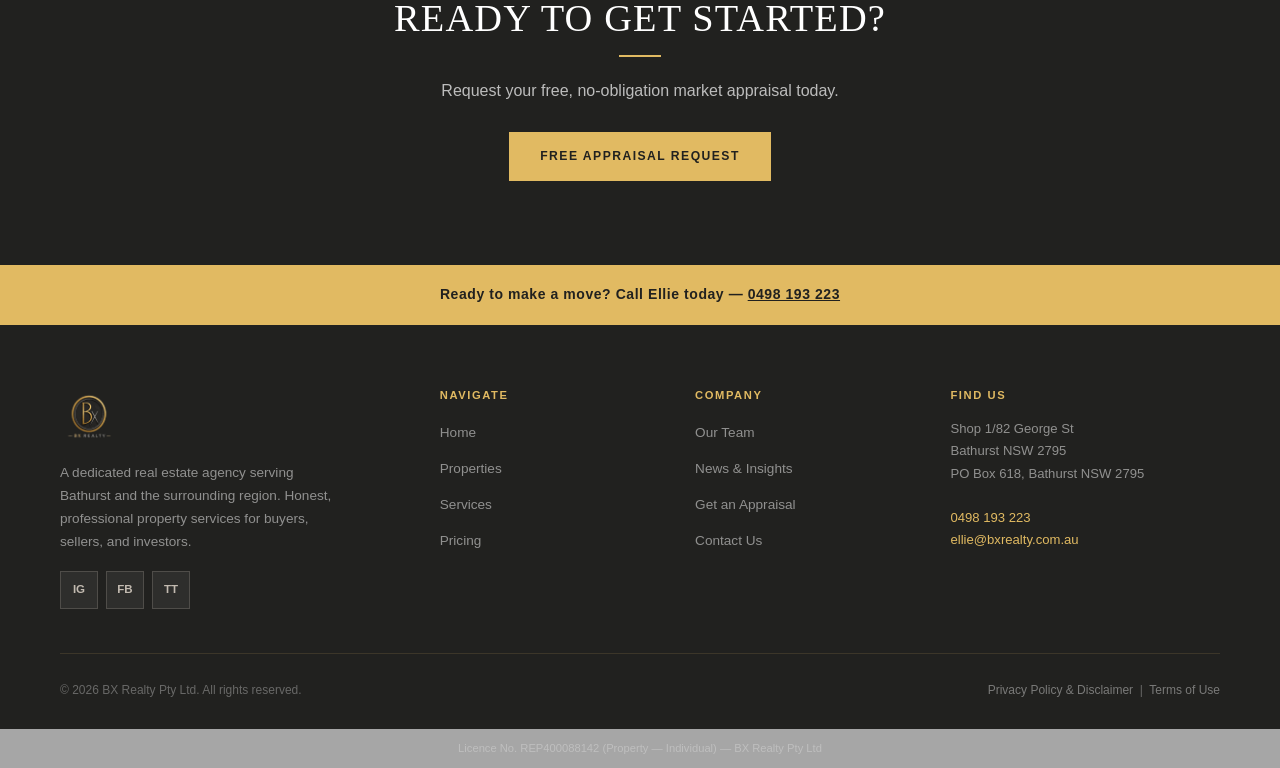
<file: services.html>
<!DOCTYPE html>
<html lang="en">
<head>
  <meta charset="UTF-8" /><meta name="viewport" content="width=device-width, initial-scale=1.0" />
  <title>Our Services — Bx Realty Bathurst</title>
  <link rel="icon" type="image/png" href="assets/images/bxrealty-logo.png" />
  <meta name="theme-color" content="#21211f" />
  <meta http-equiv="Content-Security-Policy" content="default-src 'self'; script-src 'self'; style-src 'self' 'unsafe-inline' https://fonts.googleapis.com; font-src https://fonts.gstatic.com; img-src 'self' data:; object-src 'none'; base-uri 'self'" />
  <meta name="referrer" content="strict-origin-when-cross-origin" />
  <link rel="preconnect" href="https://fonts.googleapis.com" /><link rel="preconnect" href="https://fonts.gstatic.com" crossorigin />
  <link href="https://fonts.googleapis.com/css2?family=Cormorant+Garamond:ital,wght@0,400;0,500;0,600;0,700;1,400&family=Marcellus&family=DM+Sans:ital,opsz,wght@0,9..40,400;0,9..40,500;0,9..40,600;0,9..40,700;1,9..40,400&display=swap" rel="stylesheet" />
  <link rel="stylesheet" href="style.css" />
</head>
<body>
<nav class="site-nav">
  <div class="nav-inner">
    <a href="index.html" class="nav-logo">
      <img src="assets/images/bxrealty-logo.png" alt="BX Realty" />
      <div class="nav-logo-wordmark"><span>BX Realty</span><span>Bathurst &amp; Region</span></div>
    </a>
    <ul class="nav-menu" id="navMenu">
      <li><a href="index.html">Home</a></li>
      <li><a href="listings.html">Properties</a></li>
      <li><a href="services.html" class="active">Services</a></li>
      <li><a href="pricing.html">Pricing</a></li>
      <li><a href="team.html">Our Team</a></li>
      <li><a href="blog.html">News</a></li>
      <li><a href="contact.html">Contact</a></li>
    </ul>
    <a href="contact.html" class="btn btn-outline nav-cta">Get in Touch</a>
    <button class="nav-burger" id="navBurger" aria-label="Menu" aria-expanded="false" aria-controls="navMenu"><span></span><span></span><span></span></button>
  </div>
</nav>

<div class="page-band">
  <div class="container">
    <span class="label">What We Offer</span>
    <h1>Our Services</h1>
    <span class="rule"></span>
    <p>Comprehensive real estate services for buyers, sellers, and landlords across Bathurst.</p>
  </div>
</div>

<section class="section">
  <div class="container">
    <div class="services-grid two-col">
      <div class="service-card">
        <div class="service-icon"><svg width="36" height="36" viewBox="0 0 36 36" fill="none" xmlns="http://www.w3.org/2000/svg"><path d="M4 18L18 4L32 18V32H23V22H13V32H4V18Z" stroke="#e1ba62" stroke-width="1.5" stroke-linejoin="round"/><path d="M14 27H22" stroke="#e1ba62" stroke-width="1.5" stroke-linecap="round"/><path d="M14 30H20" stroke="#e1ba62" stroke-width="1.5" stroke-linecap="round"/></svg></div>
        <h3>Residential Sales</h3>
        <p>We manage the entire sales campaign — from pricing strategy and professional marketing through to negotiation and settlement.</p>
        <a href="appraisal.html" class="btn btn-dark" style="margin-top:20px;">Get a Sales Appraisal</a>
      </div>
      <div class="service-card">
        <div class="service-icon"><svg width="36" height="36" viewBox="0 0 36 36" fill="none" xmlns="http://www.w3.org/2000/svg"><circle cx="13" cy="14" r="8" stroke="#e1ba62" stroke-width="1.5"/><circle cx="13" cy="14" r="3" stroke="#e1ba62" stroke-width="1.5"/><path d="M19 19L32 32" stroke="#e1ba62" stroke-width="1.5" stroke-linecap="round"/><path d="M27 28V32" stroke="#e1ba62" stroke-width="1.5" stroke-linecap="round"/><path d="M23 29V32" stroke="#e1ba62" stroke-width="1.5" stroke-linecap="round"/></svg></div>
        <h3>Property Management</h3>
        <p>Our property management service handles tenant screening, lease agreements, rent collection, maintenance coordination, and regular inspections.</p>
        <a href="appraisal.html" class="btn btn-dark" style="margin-top:20px;">Rental Appraisal</a>
      </div>
    </div>
  </div>
</section>

<section class="section section-cream">
  <div class="container">
    <div class="about-grid">
      <div>
        <span class="label">Why Bx Realty</span>
        <h2>The Bx Realty Difference</h2>
        <span class="rule"></span>
        <p>We're an independent, locally owned agency fully invested in the Bathurst community and our clients' outcomes.</p>
        <div class="check-list">
          <div class="check-item"><div class="check-icon">&#x2713;</div><span>Transparent, fixed fees inclusive of marketing — no hidden costs</span></div>
          <div class="check-item"><div class="check-icon">&#x2713;</div><span>Professional end-to-end marketing and campaign management by a qualified professional</span></div>
          <div class="check-item"><div class="check-icon">&#x2713;</div><span>Backed by extensive experience in business, marketing and brand strategy — bringing a wealth of campaign knowledge and buyer insight to every sale</span></div>
        </div>
      </div>
      <div class="about-img-ph">Photo — coming soon</div>
    </div>
  </div>
</section>

<section class="section section-dark" style="text-align:center;">
  <div class="container">
    <h2 style="color:#fff;">Ready to Get Started?</h2>
    <span class="rule center"></span>
    <p style="max-width:460px;margin:0 auto 28px;color:rgba(255,255,255,.7);">Request your free, no-obligation market appraisal today.</p>
    <a href="appraisal.html" class="btn btn-gold">Free Appraisal Request</a>
  </div>
</section>

<div class="cta-bar"><p>Ready to make a move? Call Ellie today — <a href="tel:0498193223">0498 193 223</a></p></div>
<footer class="site-footer">
  <div class="footer-grid">
    <div class="footer-brand">
      <div class="footer-logo"><img src="assets/images/bxrealty-logo.png" alt="BX Realty" /></div>
      <p>A dedicated real estate agency serving Bathurst and the surrounding region. Honest, professional property services for buyers, sellers, and investors.</p>
      <div class="social-links">
        <a href="https://www.instagram.com/ellie_agentchapman_realtor/" class="social-link" target="_blank" rel="noopener" aria-label="Instagram">IG</a>
        <a href="https://www.facebook.com/profile.php?id=61573810007004" class="social-link" target="_blank" rel="noopener" aria-label="Facebook">FB</a>
        <a href="https://www.tiktok.com/@ellie.begg.realto" class="social-link" target="_blank" rel="noopener" aria-label="TikTok">TT</a>
      </div>
    </div>
    <div class="footer-col">
      <h4>Navigate</h4>
      <ul>
        <li><a href="index.html">Home</a></li>
        <li><a href="listings.html">Properties</a></li>
        <li><a href="services.html">Services</a></li>
        <li><a href="pricing.html">Pricing</a></li>
      </ul>
    </div>
    <div class="footer-col">
      <h4>Company</h4>
      <ul>
        <li><a href="team.html">Our Team</a></li>
        <li><a href="blog.html">News &amp; Insights</a></li>
        <li><a href="appraisal.html">Get an Appraisal</a></li>
        <li><a href="contact.html">Contact Us</a></li>
      </ul>
    </div>
    <div class="footer-col">
      <h4>Find Us</h4>
      <address class="footer-addr">
        Shop 1/82 George St<br>
        Bathurst NSW 2795<br>
        PO Box 618, Bathurst NSW 2795<br><br>
        <a href="tel:0498193223" style="color:var(--gold);">0498 193 223</a><br>
        <a href="mailto:ellie@bxrealty.com.au" style="color:var(--gold);">ellie@bxrealty.com.au</a>
      </address>
    </div>
  </div>
  <div class="footer-bottom">
    <span>&copy; 2026 BX Realty Pty Ltd. All rights reserved.</span>
    <span><a href="privacy.html">Privacy Policy &amp; Disclaimer</a> &nbsp;|&nbsp; <a href="terms.html">Terms of Use</a></span>
  </div>
</footer>
<div class="licence-bar"><div class="container">Licence No. REP400088142 (Property &mdash; Individual) &mdash; BX Realty Pty Ltd</div></div>
<script src="components.js" defer></script>
</body>
</html>
</file>
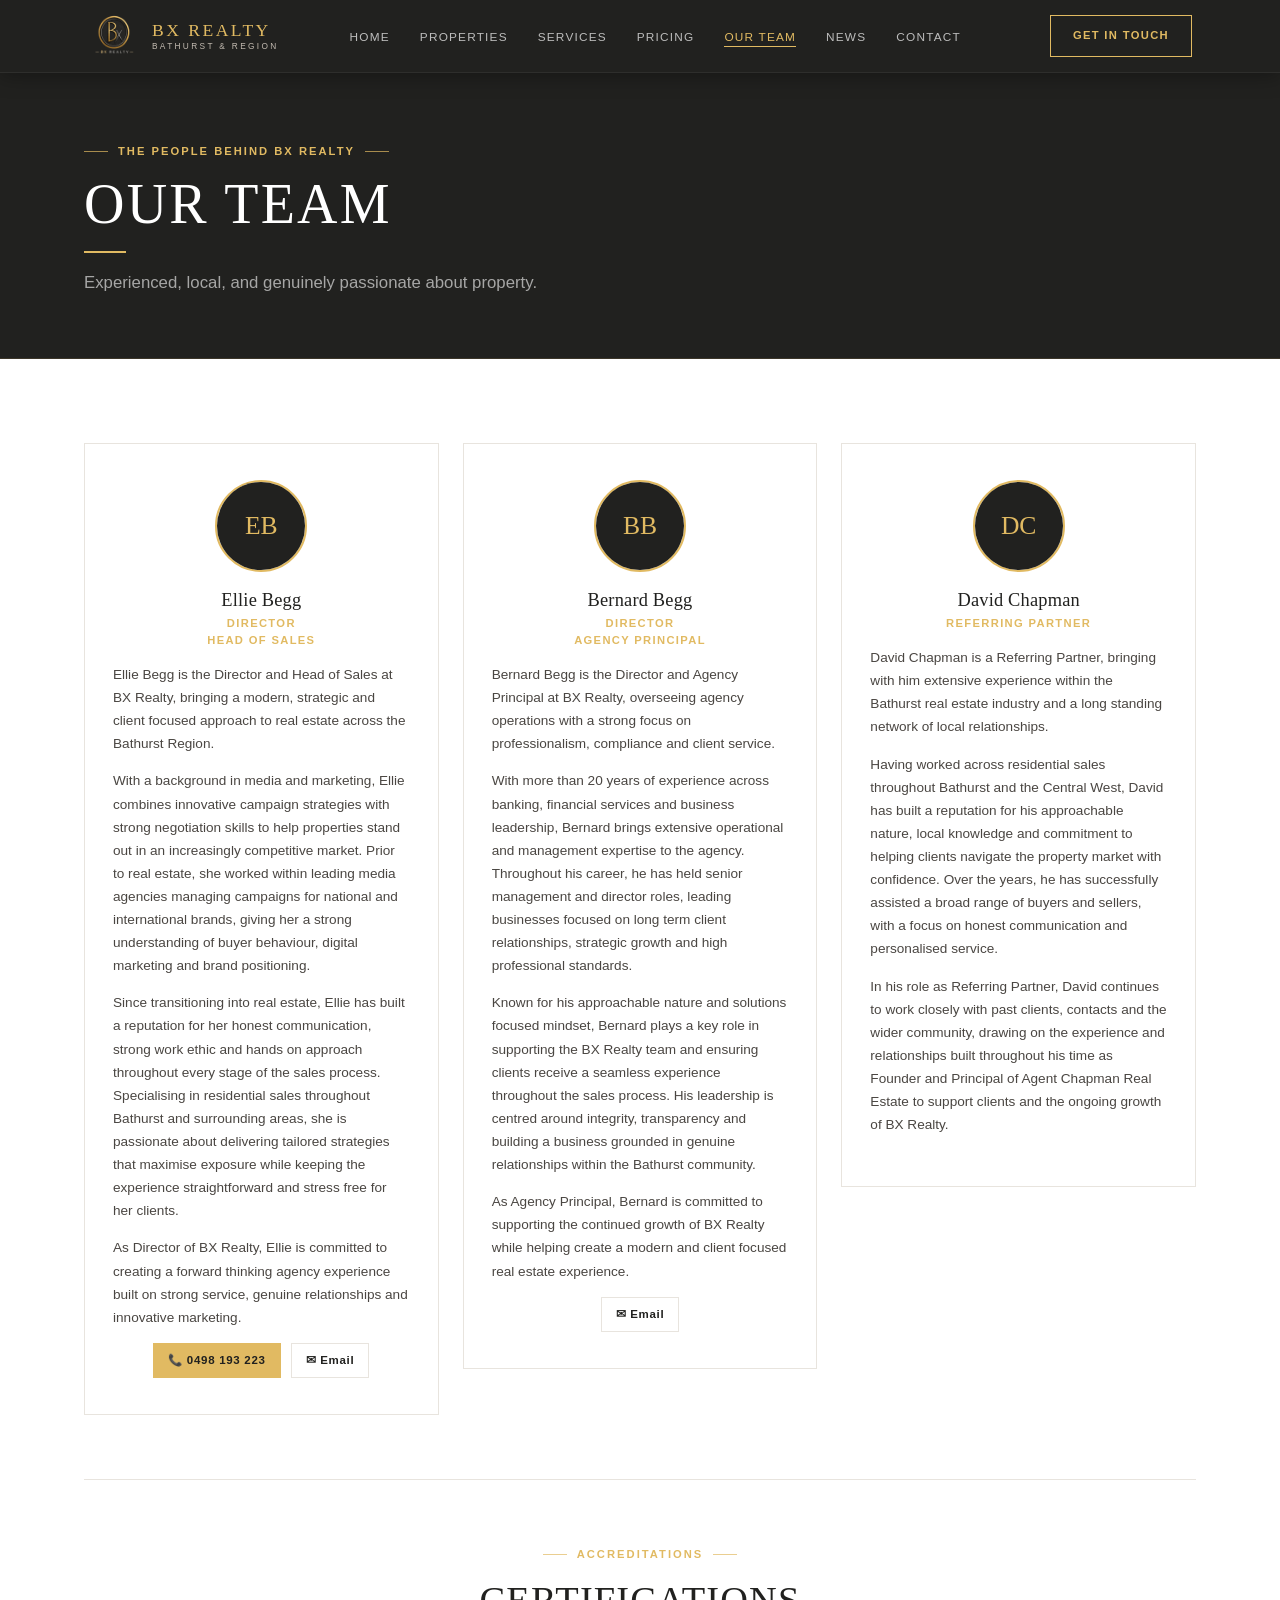
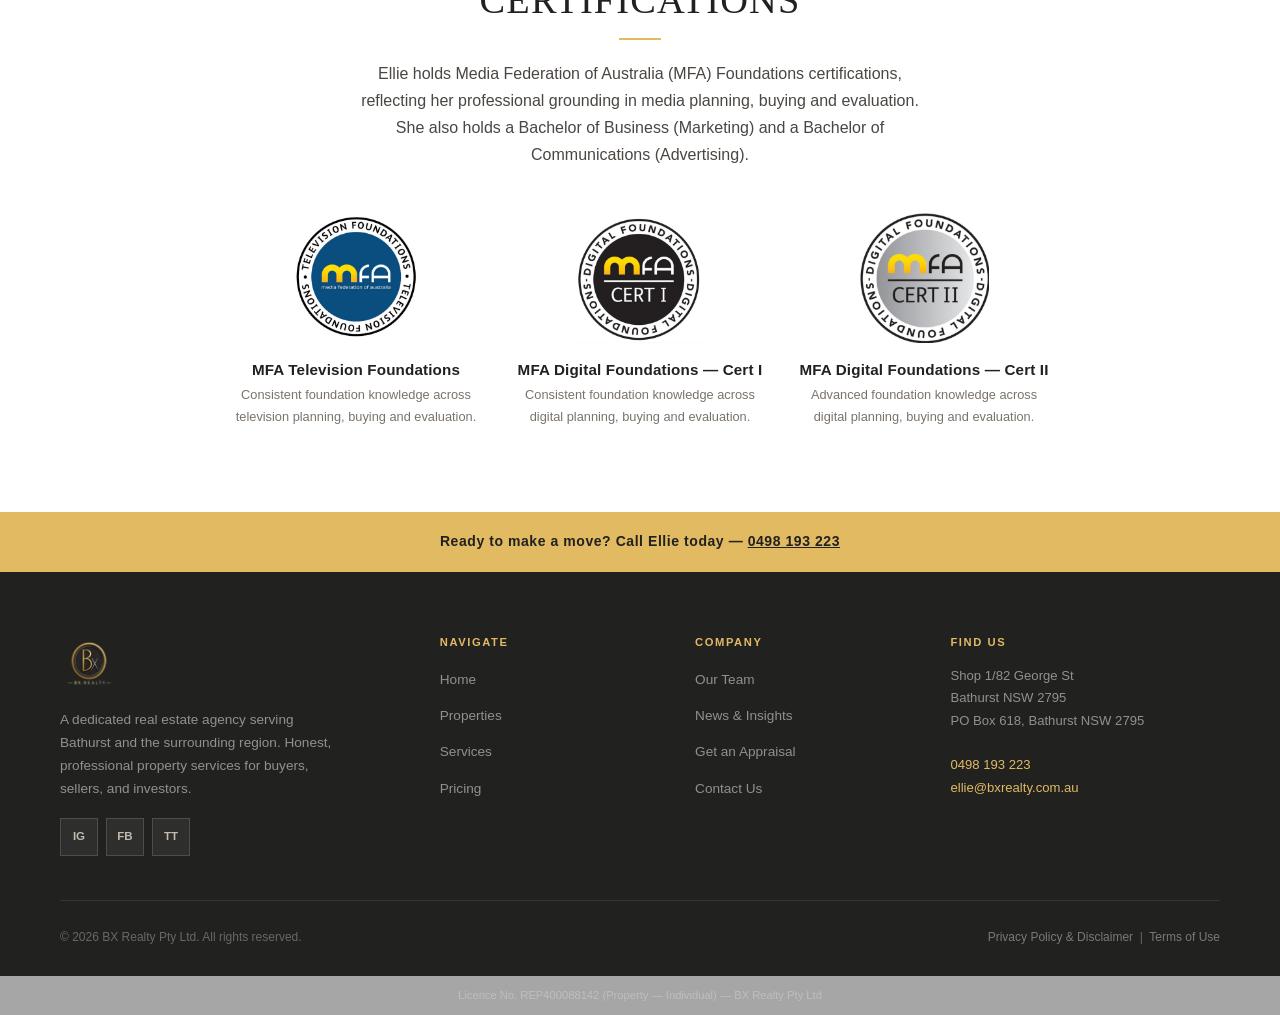
<file: team.html>
<!DOCTYPE html>
<html lang="en">
<head>
  <meta charset="UTF-8" /><meta name="viewport" content="width=device-width, initial-scale=1.0" />
  <title>Our Team — Bx Realty Bathurst</title>
  <link rel="icon" type="image/png" href="assets/images/bxrealty-logo.png" />
  <meta name="theme-color" content="#21211f" />
  <meta http-equiv="Content-Security-Policy" content="default-src 'self'; script-src 'self'; style-src 'self' 'unsafe-inline' https://fonts.googleapis.com; font-src https://fonts.gstatic.com; img-src 'self' data:; object-src 'none'; base-uri 'self'" />
  <meta name="referrer" content="strict-origin-when-cross-origin" />
  <link rel="preconnect" href="https://fonts.googleapis.com" /><link rel="preconnect" href="https://fonts.gstatic.com" crossorigin />
  <link href="https://fonts.googleapis.com/css2?family=Cormorant+Garamond:ital,wght@0,400;0,500;0,600;0,700;1,400&family=Marcellus&family=DM+Sans:ital,opsz,wght@0,9..40,400;0,9..40,500;0,9..40,600;0,9..40,700;1,9..40,400&display=swap" rel="stylesheet" />
  <link rel="stylesheet" href="style.css" />
</head>
<body>
<nav class="site-nav">
  <div class="nav-inner">
    <a href="index.html" class="nav-logo">
      <img src="assets/images/bxrealty-logo.png" alt="BX Realty" />
      <div class="nav-logo-wordmark"><span>BX Realty</span><span>Bathurst &amp; Region</span></div>
    </a>
    <ul class="nav-menu" id="navMenu">
      <li><a href="index.html">Home</a></li>
      <li><a href="listings.html">Properties</a></li>
      <li><a href="services.html">Services</a></li>
      <li><a href="pricing.html">Pricing</a></li>
      <li><a href="team.html" class="active">Our Team</a></li>
      <li><a href="blog.html">News</a></li>
      <li><a href="contact.html">Contact</a></li>
    </ul>
    <a href="contact.html" class="btn btn-outline nav-cta">Get in Touch</a>
    <button class="nav-burger" id="navBurger" aria-label="Menu" aria-expanded="false" aria-controls="navMenu"><span></span><span></span><span></span></button>
  </div>
</nav>

<div class="page-band">
  <div class="container">
    <span class="label">The People Behind Bx Realty</span>
    <h1>Our Team</h1>
    <span class="rule"></span>
    <p>Experienced, local, and genuinely passionate about property.</p>
  </div>
</div>

<section class="section">
  <div class="container">
    <div class="team-grid">

      <!-- Ellie Begg -->
      <div class="team-card">
        <div class="team-avatar"><div class="team-avatar-init">EB</div></div>
        <h3>Ellie Begg</h3>
        <span class="team-role">Director<br>Head of Sales</span>
        <p>Ellie Begg is the Director and Head of Sales at BX Realty, bringing a modern, strategic and client focused approach to real estate across the Bathurst Region.</p>
        <p>With a background in media and marketing, Ellie combines innovative campaign strategies with strong negotiation skills to help properties stand out in an increasingly competitive market. Prior to real estate, she worked within leading media agencies managing campaigns for national and international brands, giving her a strong understanding of buyer behaviour, digital marketing and brand positioning.</p>
        <p>Since transitioning into real estate, Ellie has built a reputation for her honest communication, strong work ethic and hands on approach throughout every stage of the sales process. Specialising in residential sales throughout Bathurst and surrounding areas, she is passionate about delivering tailored strategies that maximise exposure while keeping the experience straightforward and stress free for her clients.</p>
        <p>As Director of BX Realty, Ellie is committed to creating a forward thinking agency experience built on strong service, genuine relationships and innovative marketing.</p>
        <div class="team-links">
          <a href="tel:0498193223" class="team-link call">&#x1F4DE; 0498 193 223</a>
          <a href="mailto:ellie@bxrealty.com.au" class="team-link">&#x2709; Email</a>
        </div>
      </div>

      <!-- Bernard Begg -->
      <div class="team-card">
        <div class="team-avatar"><div class="team-avatar-init">BB</div></div>
        <h3>Bernard Begg</h3>
        <span class="team-role">Director<br>Agency Principal</span>
        <p>Bernard Begg is the Director and Agency Principal at BX Realty, overseeing agency operations with a strong focus on professionalism, compliance and client service.</p>
        <p>With more than 20 years of experience across banking, financial services and business leadership, Bernard brings extensive operational and management expertise to the agency. Throughout his career, he has held senior management and director roles, leading businesses focused on long term client relationships, strategic growth and high professional standards.</p>
        <p>Known for his approachable nature and solutions focused mindset, Bernard plays a key role in supporting the BX Realty team and ensuring clients receive a seamless experience throughout the sales process. His leadership is centred around integrity, transparency and building a business grounded in genuine relationships within the Bathurst community.</p>
        <p>As Agency Principal, Bernard is committed to supporting the continued growth of BX Realty while helping create a modern and client focused real estate experience.</p>
        <div class="team-links">
          <a href="mailto:bernard@bxrealty.com.au" class="team-link">&#x2709; Email</a>
        </div>
      </div>

      <!-- David Chapman — no contact details per client -->
      <div class="team-card">
        <div class="team-avatar"><div class="team-avatar-init">DC</div></div>
        <h3>David Chapman</h3>
        <span class="team-role">Referring Partner</span>
        <p>David Chapman is a Referring Partner, bringing with him extensive experience within the Bathurst real estate industry and a long standing network of local relationships.</p>
        <p>Having worked across residential sales throughout Bathurst and the Central West, David has built a reputation for his approachable nature, local knowledge and commitment to helping clients navigate the property market with confidence. Over the years, he has successfully assisted a broad range of buyers and sellers, with a focus on honest communication and personalised service.</p>
        <p>In his role as Referring Partner, David continues to work closely with past clients, contacts and the wider community, drawing on the experience and relationships built throughout his time as Founder and Principal of Agent Chapman Real Estate to support clients and the ongoing growth of BX Realty.</p>
      </div>

    </div>

    <!-- Ellie's MFA Certifications -->
    <div class="cert-section">
      <div class="sh center" style="margin-bottom:44px;">
        <span class="label">Accreditations</span>
        <h2>Certifications</h2>
        <span class="rule center"></span>
        <p>Ellie holds Media Federation of Australia (MFA) Foundations certifications, reflecting her professional grounding in media planning, buying and evaluation. She also holds a Bachelor of Business (Marketing) and a Bachelor of Communications (Advertising).</p>
      </div>
      <div class="cert-grid">
        <div class="cert-card">
          <div class="cert-badge"><img src="assets/images/cert-tv.png" alt="MFA Television Foundations Certification" /></div>
          <h4>MFA Television Foundations</h4>
          <p>Consistent foundation knowledge across television planning, buying and evaluation.</p>
        </div>
        <div class="cert-card">
          <div class="cert-badge"><img src="assets/images/cert-digital-1.png" alt="MFA Digital Foundations Certification I" /></div>
          <h4>MFA Digital Foundations — Cert I</h4>
          <p>Consistent foundation knowledge across digital planning, buying and evaluation.</p>
        </div>
        <div class="cert-card">
          <div class="cert-badge"><img src="assets/images/cert-digital-2.png" alt="MFA Digital Foundations Certification II" /></div>
          <h4>MFA Digital Foundations — Cert II</h4>
          <p>Advanced foundation knowledge across digital planning, buying and evaluation.</p>
        </div>
      </div>
    </div>

  </div>
</section>

<div class="cta-bar"><p>Ready to make a move? Call Ellie today — <a href="tel:0498193223">0498 193 223</a></p></div>
<footer class="site-footer">
  <div class="footer-grid">
    <div class="footer-brand">
      <div class="footer-logo"><img src="assets/images/bxrealty-logo.png" alt="BX Realty" /></div>
      <p>A dedicated real estate agency serving Bathurst and the surrounding region. Honest, professional property services for buyers, sellers, and investors.</p>
      <div class="social-links">
        <a href="https://www.instagram.com/ellie_agentchapman_realtor/" class="social-link" target="_blank" rel="noopener" aria-label="Instagram">IG</a>
        <a href="https://www.facebook.com/profile.php?id=61573810007004" class="social-link" target="_blank" rel="noopener" aria-label="Facebook">FB</a>
        <a href="https://www.tiktok.com/@ellie.begg.realto" class="social-link" target="_blank" rel="noopener" aria-label="TikTok">TT</a>
      </div>
    </div>
    <div class="footer-col">
      <h4>Navigate</h4>
      <ul>
        <li><a href="index.html">Home</a></li>
        <li><a href="listings.html">Properties</a></li>
        <li><a href="services.html">Services</a></li>
        <li><a href="pricing.html">Pricing</a></li>
      </ul>
    </div>
    <div class="footer-col">
      <h4>Company</h4>
      <ul>
        <li><a href="team.html">Our Team</a></li>
        <li><a href="blog.html">News &amp; Insights</a></li>
        <li><a href="appraisal.html">Get an Appraisal</a></li>
        <li><a href="contact.html">Contact Us</a></li>
      </ul>
    </div>
    <div class="footer-col">
      <h4>Find Us</h4>
      <address class="footer-addr">
        Shop 1/82 George St<br>
        Bathurst NSW 2795<br>
        PO Box 618, Bathurst NSW 2795<br><br>
        <a href="tel:0498193223" style="color:var(--gold);">0498 193 223</a><br>
        <a href="mailto:ellie@bxrealty.com.au" style="color:var(--gold);">ellie@bxrealty.com.au</a>
      </address>
    </div>
  </div>
  <div class="footer-bottom">
    <span>&copy; 2026 BX Realty Pty Ltd. All rights reserved.</span>
    <span><a href="privacy.html">Privacy Policy &amp; Disclaimer</a> &nbsp;|&nbsp; <a href="terms.html">Terms of Use</a></span>
  </div>
</footer>
<div class="licence-bar"><div class="container">Licence No. REP400088142 (Property &mdash; Individual) &mdash; BX Realty Pty Ltd</div></div>
<script src="components.js" defer></script>
</body>
</html>
</file>
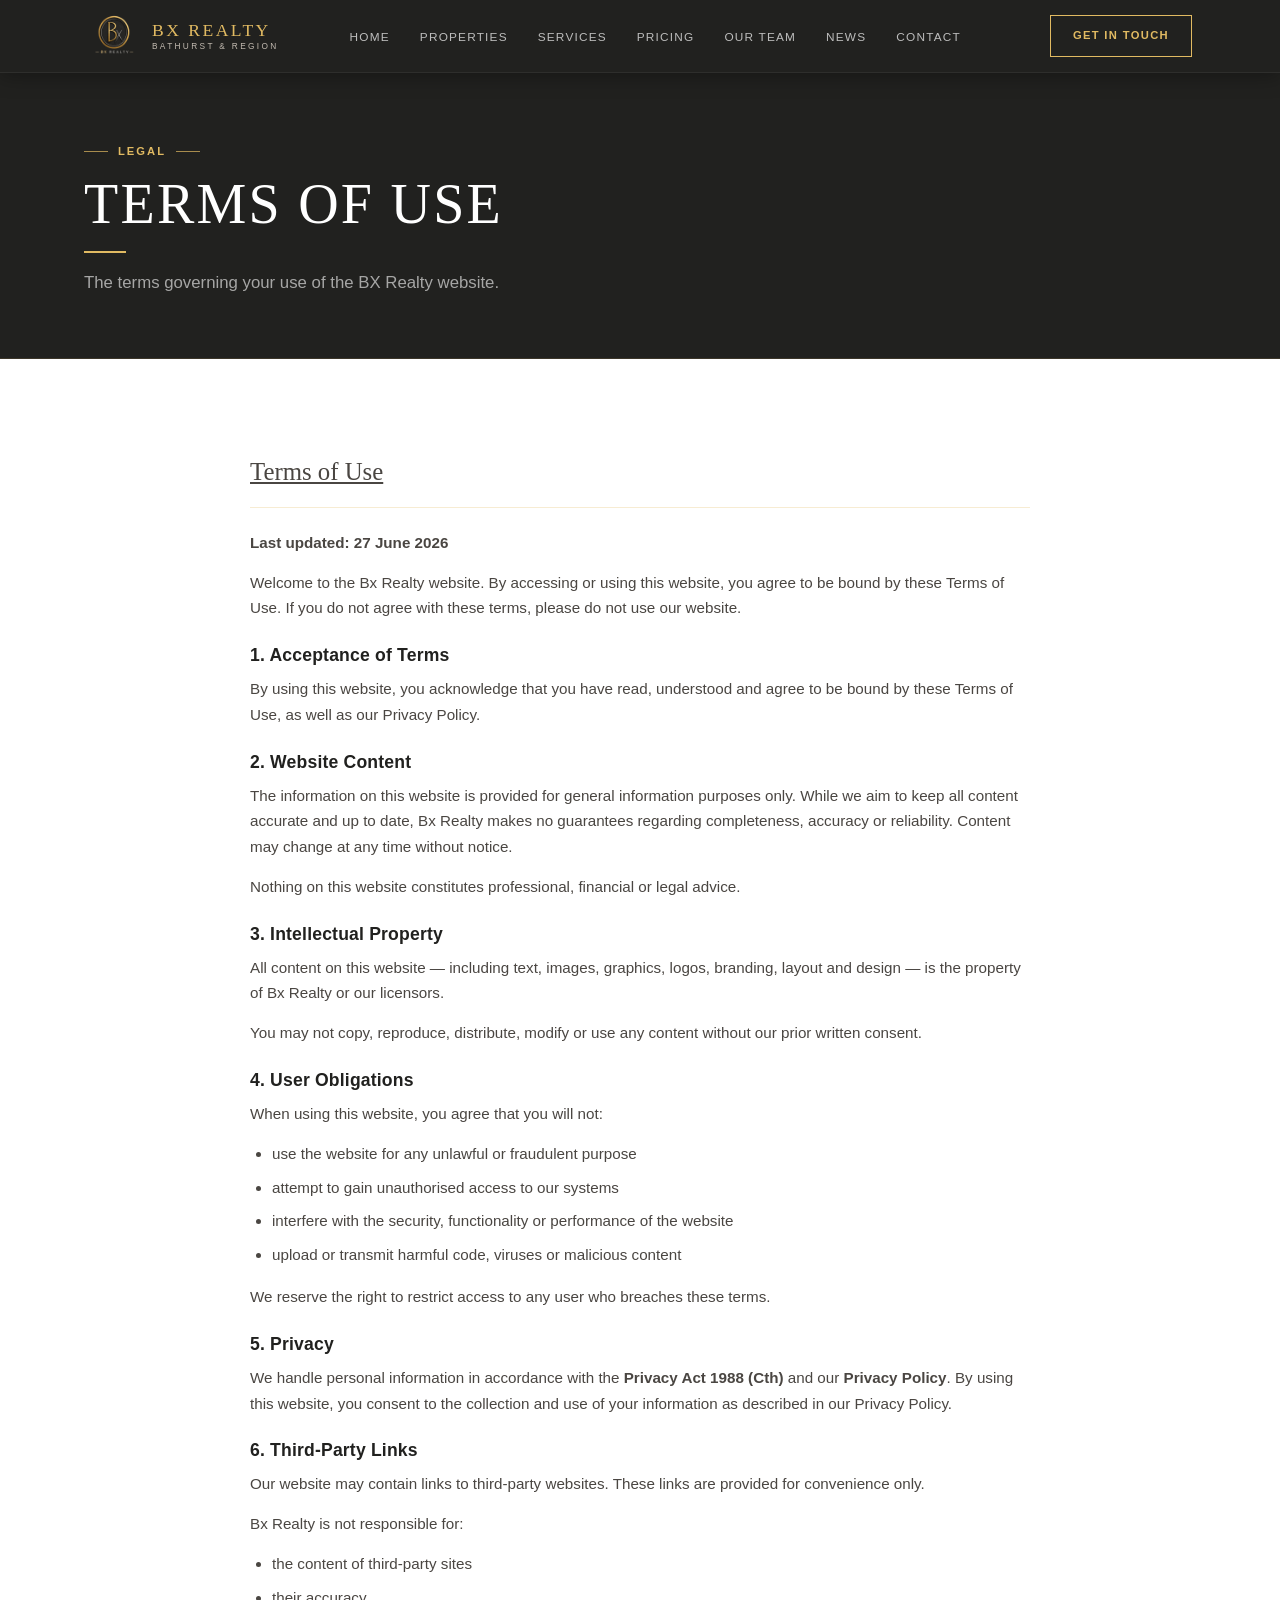
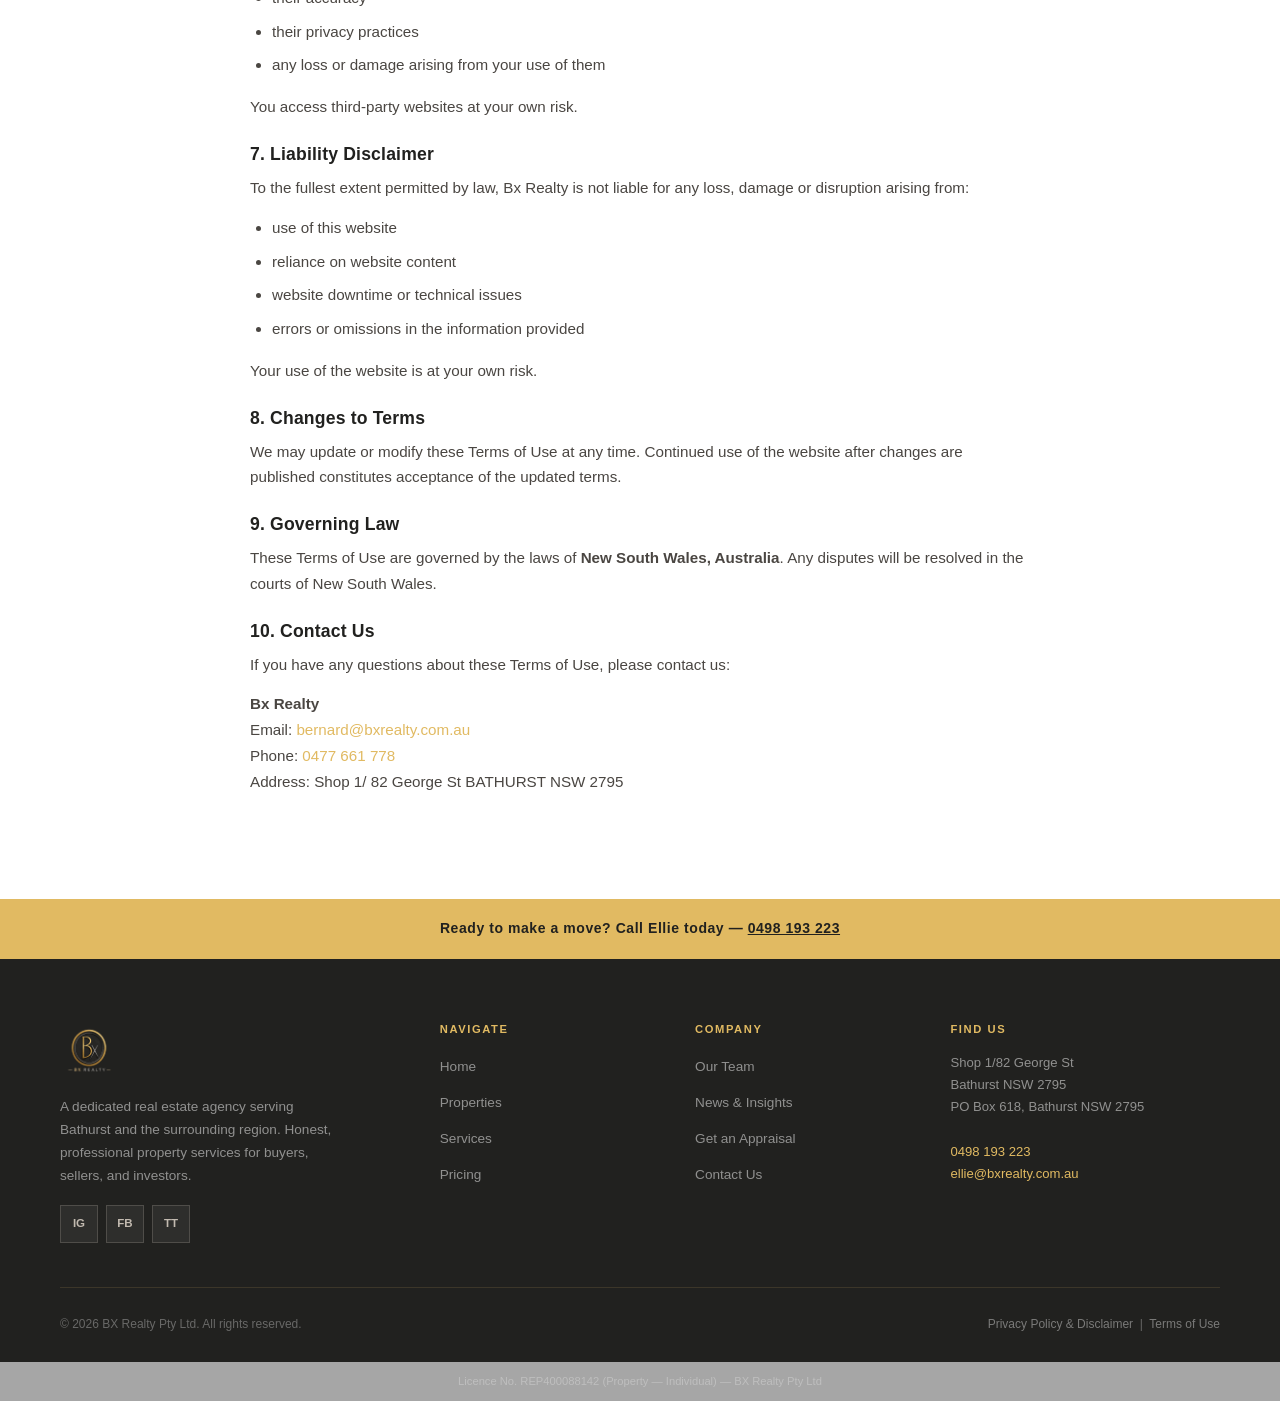
<file: terms.html>
<!DOCTYPE html>
<html lang="en">
<head>
  <meta charset="UTF-8" /><meta name="viewport" content="width=device-width, initial-scale=1.0" />
  <title>Terms of Use — Bx Realty Bathurst</title>
  <link rel="icon" type="image/png" href="assets/images/bxrealty-logo.png" />
  <meta name="theme-color" content="#21211f" />
  <meta http-equiv="Content-Security-Policy" content="default-src 'self'; script-src 'self'; style-src 'self' 'unsafe-inline' https://fonts.googleapis.com; font-src https://fonts.gstatic.com; img-src 'self' data:; object-src 'none'; base-uri 'self'" />
  <meta name="referrer" content="strict-origin-when-cross-origin" />
  <link rel="preconnect" href="https://fonts.googleapis.com" /><link rel="preconnect" href="https://fonts.gstatic.com" crossorigin />
  <link href="https://fonts.googleapis.com/css2?family=Cormorant+Garamond:ital,wght@0,400;0,500;0,600;0,700;1,400&family=Marcellus&family=DM+Sans:ital,opsz,wght@0,9..40,400;0,9..40,500;0,9..40,600;0,9..40,700;1,9..40,400&display=swap" rel="stylesheet" />
  <link rel="stylesheet" href="style.css" />
</head>
<body>
<nav class="site-nav">
  <div class="nav-inner">
    <a href="index.html" class="nav-logo">
      <img src="assets/images/bxrealty-logo.png" alt="BX Realty" />
      <div class="nav-logo-wordmark"><span>BX Realty</span><span>Bathurst &amp; Region</span></div>
    </a>
    <ul class="nav-menu" id="navMenu">
      <li><a href="index.html">Home</a></li>
      <li><a href="listings.html">Properties</a></li>
      <li><a href="services.html">Services</a></li>
      <li><a href="pricing.html">Pricing</a></li>
      <li><a href="team.html">Our Team</a></li>
      <li><a href="blog.html">News</a></li>
      <li><a href="contact.html">Contact</a></li>
    </ul>
    <a href="contact.html" class="btn btn-outline nav-cta">Get in Touch</a>
    <button class="nav-burger" id="navBurger" aria-label="Menu" aria-expanded="false" aria-controls="navMenu"><span></span><span></span><span></span></button>
  </div>
</nav>

<div class="page-band">
  <div class="container">
    <span class="label">Legal</span>
    <h1>Terms of Use</h1>
    <span class="rule"></span>
    <p>The terms governing your use of the BX Realty website.</p>
  </div>
</div>

<section class="section">
  <div class="container">
    <div class="legal-content">

      <p class="legal-doc-title"><u>Terms of Use</u></p>

      <p><strong>Last updated: 27 June 2026</strong></p>

      <p>Welcome to the Bx Realty website. By accessing or using this website, you agree to be bound by these Terms of Use. If you do not agree with these terms, please do not use our website.</p>

      <h3>1. Acceptance of Terms</h3>
      <p>By using this website, you acknowledge that you have read, understood and agree to be bound by these Terms of Use, as well as our Privacy Policy.</p>

      <h3>2. Website Content</h3>
      <p>The information on this website is provided for general information purposes only. While we aim to keep all content accurate and up to date, Bx Realty makes no guarantees regarding completeness, accuracy or reliability. Content may change at any time without notice.</p>
      <p>Nothing on this website constitutes professional, financial or legal advice.</p>

      <h3>3. Intellectual Property</h3>
      <p>All content on this website &mdash; including text, images, graphics, logos, branding, layout and design &mdash; is the property of Bx Realty or our licensors.</p>
      <p>You may not copy, reproduce, distribute, modify or use any content without our prior written consent.</p>

      <h3>4. User Obligations</h3>
      <p>When using this website, you agree that you will not:</p>
      <ul class="bullets">
        <li>use the website for any unlawful or fraudulent purpose</li>
        <li>attempt to gain unauthorised access to our systems</li>
        <li>interfere with the security, functionality or performance of the website</li>
        <li>upload or transmit harmful code, viruses or malicious content</li>
      </ul>
      <p>We reserve the right to restrict access to any user who breaches these terms.</p>

      <h3>5. Privacy</h3>
      <p>We handle personal information in accordance with the <strong>Privacy Act 1988 (Cth)</strong> and our <strong>Privacy Policy</strong>. By using this website, you consent to the collection and use of your information as described in our Privacy Policy.</p>

      <h3>6. Third-Party Links</h3>
      <p>Our website may contain links to third-party websites. These links are provided for convenience only.</p>
      <p>Bx Realty is not responsible for:</p>
      <ul class="bullets">
        <li>the content of third-party sites</li>
        <li>their accuracy</li>
        <li>their privacy practices</li>
        <li>any loss or damage arising from your use of them</li>
      </ul>
      <p>You access third-party websites at your own risk.</p>

      <h3>7. Liability Disclaimer</h3>
      <p>To the fullest extent permitted by law, Bx Realty is not liable for any loss, damage or disruption arising from:</p>
      <ul class="bullets">
        <li>use of this website</li>
        <li>reliance on website content</li>
        <li>website downtime or technical issues</li>
        <li>errors or omissions in the information provided</li>
      </ul>
      <p>Your use of the website is at your own risk.</p>

      <h3>8. Changes to Terms</h3>
      <p>We may update or modify these Terms of Use at any time. Continued use of the website after changes are published constitutes acceptance of the updated terms.</p>

      <h3>9. Governing Law</h3>
      <p>These Terms of Use are governed by the laws of <strong>New South Wales, Australia</strong>. Any disputes will be resolved in the courts of New South Wales.</p>

      <h3>10. Contact Us</h3>
      <p>If you have any questions about these Terms of Use, please contact us:</p>
      <p class="legal-contact"><strong>Bx Realty</strong><br />
      Email: <a href="mailto:bernard@bxrealty.com.au" style="color:var(--gold);">bernard@bxrealty.com.au</a><br />
      Phone: <a href="tel:0477661778" style="color:var(--gold);">0477 661 778</a><br />
      Address: Shop 1/ 82 George St BATHURST NSW 2795</p>

    </div>
  </div>
</section>

<div class="cta-bar"><p>Ready to make a move? Call Ellie today — <a href="tel:0498193223">0498 193 223</a></p></div>
<footer class="site-footer">
  <div class="footer-grid">
    <div class="footer-brand">
      <div class="footer-logo"><img src="assets/images/bxrealty-logo.png" alt="BX Realty" /></div>
      <p>A dedicated real estate agency serving Bathurst and the surrounding region. Honest, professional property services for buyers, sellers, and investors.</p>
      <div class="social-links">
        <a href="https://www.instagram.com/ellie_agentchapman_realtor/" class="social-link" target="_blank" rel="noopener" aria-label="Instagram">IG</a>
        <a href="https://www.facebook.com/profile.php?id=61573810007004" class="social-link" target="_blank" rel="noopener" aria-label="Facebook">FB</a>
        <a href="https://www.tiktok.com/@ellie.begg.realto" class="social-link" target="_blank" rel="noopener" aria-label="TikTok">TT</a>
      </div>
    </div>
    <div class="footer-col">
      <h4>Navigate</h4>
      <ul>
        <li><a href="index.html">Home</a></li>
        <li><a href="listings.html">Properties</a></li>
        <li><a href="services.html">Services</a></li>
        <li><a href="pricing.html">Pricing</a></li>
      </ul>
    </div>
    <div class="footer-col">
      <h4>Company</h4>
      <ul>
        <li><a href="team.html">Our Team</a></li>
        <li><a href="blog.html">News &amp; Insights</a></li>
        <li><a href="appraisal.html">Get an Appraisal</a></li>
        <li><a href="contact.html">Contact Us</a></li>
      </ul>
    </div>
    <div class="footer-col">
      <h4>Find Us</h4>
      <address class="footer-addr">
        Shop 1/82 George St<br>
        Bathurst NSW 2795<br>
        PO Box 618, Bathurst NSW 2795<br><br>
        <a href="tel:0498193223" style="color:var(--gold);">0498 193 223</a><br>
        <a href="mailto:ellie@bxrealty.com.au" style="color:var(--gold);">ellie@bxrealty.com.au</a>
      </address>
    </div>
  </div>
  <div class="footer-bottom">
    <span>&copy; 2026 BX Realty Pty Ltd. All rights reserved.</span>
    <span><a href="privacy.html">Privacy Policy &amp; Disclaimer</a> &nbsp;|&nbsp; <a href="terms.html">Terms of Use</a></span>
  </div>
</footer>
<div class="licence-bar"><div class="container">Licence No. REP400088142 (Property &mdash; Individual) &mdash; BX Realty Pty Ltd</div></div>
<script src="components.js" defer></script>
</body>
</html>
</file>
<file: style.css>
/* ============================================================
   BX REALTY — Design System
   Black #21211f · Gold #e1ba62 · Silver #c2bab0
   Display: Cormorant Garamond; Hero heading: Marcellus (distinct from logo)
   Body: DM Sans
   ============================================================ */

:root {
  --black:#21211f; --black-mid:#2c2c29; --black-light:#3a3a36;
  --gold:#e1ba62; --gold-light:#edcc82; --gold-pale:#f7f0df;
  --silver:#c2bab0; --silver-light:#d8d2cb;
  --white:#ffffff; --light-grey:#e8e4de; --mid-grey:#a09990;
  --dark-grey:#4a4642; --text:#21211f; --text-muted:#7a736c;
  --font-display:'Cormorant Garamond','Georgia',serif;
  --font-hero:'Marcellus','Georgia',serif;
  --font-body:'DM Sans','Helvetica Neue',Arial,sans-serif;
  --shadow-sm:0 1px 4px rgba(33,33,31,.07);
  --shadow-md:0 4px 20px rgba(33,33,31,.10);
  --shadow-lg:0 12px 48px rgba(33,33,31,.16);
  --max-w:1160px; --section-v:84px;
}

*,*::before,*::after{margin:0;padding:0;box-sizing:border-box;}
html{scroll-behavior:smooth;}
body{font-family:var(--font-body);font-size:16px;line-height:1.7;color:var(--text);background:var(--white);-webkit-font-smoothing:antialiased;}
img{display:block;max-width:100%;height:auto;}
a{color:inherit;text-decoration:none;}
ul{list-style:none;}
input,select,textarea,button{font-family:inherit;}
::selection{background:rgba(225,186,98,.25);}

.container{max-width:var(--max-w);margin:0 auto;padding:0 24px;}
.section{padding:var(--section-v) 24px;}
.section-cream{background:var(--white);border-top:1px solid var(--light-grey);border-bottom:1px solid var(--light-grey);}
.section-dark{background:var(--black);}
.text-gold{color:var(--gold);} .text-muted{color:var(--text-muted);} .text-center{text-align:center;}

/* Typography — Cormorant Garamond for display; hero uses Marcellus */
h1,h2,h3,h4{font-family:var(--font-display);font-weight:400;line-height:1.18;color:var(--black);letter-spacing:.01em;}
h1{font-size:clamp(2.3rem,4.5vw,3.5rem);text-transform:uppercase;letter-spacing:.04em;}
h2{font-size:clamp(1.7rem,3vw,2.4rem);text-transform:uppercase;letter-spacing:.03em;}
h3{font-size:1.3rem;}
h4{font-size:1rem;font-family:var(--font-body);font-weight:600;}
p{color:var(--dark-grey);margin-bottom:1rem;}
p:last-child{margin-bottom:0;}

.rule{display:block;width:42px;height:2px;background:var(--gold);margin:14px 0 20px;}
.rule.center{margin-left:auto;margin-right:auto;}

.label{display:inline-flex;align-items:center;gap:10px;font-family:var(--font-body);font-size:.7rem;font-weight:600;letter-spacing:.18em;text-transform:uppercase;color:var(--gold);margin-bottom:14px;}
.label::before{content:'';display:block;width:24px;height:1px;background:var(--gold);opacity:.7;}
.label::after{content:'';display:block;width:24px;height:1px;background:var(--gold);opacity:.7;}
.label[style*="--before:none"]::before,.label[style*="--before:none"]::after{display:none;}

/* Buttons — squared, uppercase */
.btn{display:inline-flex;align-items:center;justify-content:center;gap:8px;padding:13px 30px;font-family:var(--font-body);font-size:.76rem;font-weight:600;letter-spacing:.12em;text-transform:uppercase;border-radius:0;border:1px solid transparent;cursor:pointer;transition:all .25s;white-space:nowrap;}
.btn:active{transform:scale(.98);}
.btn-gold{background:var(--gold);color:var(--black);border-color:var(--gold);}
.btn-gold:hover{background:var(--gold-light);border-color:var(--gold-light);}
.btn-outline,.btn-white{background:transparent;color:var(--gold);border-color:var(--gold);}
.btn-outline:hover,.btn-white:hover{background:var(--gold);color:var(--black);}
.btn-dark{background:var(--black);color:var(--white);border-color:var(--black);}
.btn-dark:hover{background:var(--black-mid);}
.btn-ghost{background:transparent;color:var(--black);border-color:var(--silver);}
.btn-ghost:hover{border-color:var(--gold);color:var(--gold);}

/* Nav */
.site-nav{position:sticky;top:0;z-index:100;background:var(--black);border-bottom:1px solid rgba(255,255,255,.06);box-shadow:0 2px 20px rgba(0,0,0,.35);}
.nav-inner{max-width:var(--max-w);margin:0 auto;padding:0 28px;display:flex;align-items:center;justify-content:space-between;height:72px;}
.nav-logo{display:flex;align-items:center;gap:12px;}
.nav-logo img{height:52px;width:auto;}
.nav-logo-wordmark{display:flex;flex-direction:column;line-height:1;}
.nav-logo-wordmark span:first-child{font-family:var(--font-display);font-size:1.1rem;color:var(--gold);letter-spacing:.14em;text-transform:uppercase;}
.nav-logo-wordmark span:last-child{font-family:var(--font-body);font-size:.52rem;color:var(--silver);letter-spacing:.28em;text-transform:uppercase;margin-top:3px;}
.nav-menu{display:flex;align-items:center;gap:30px;}
.nav-menu a{font-size:.74rem;font-weight:500;color:rgba(255,255,255,.7);letter-spacing:.1em;text-transform:uppercase;transition:color .2s;padding-bottom:2px;border-bottom:1px solid transparent;}
.nav-menu a:hover{color:#fff;}
.nav-menu a.active{color:var(--gold);border-bottom-color:var(--gold);}
.nav-cta{margin-left:18px;padding:10px 22px;font-size:.7rem;}
.nav-burger{display:none;flex-direction:column;gap:5px;background:none;border:none;cursor:pointer;padding:4px;}
.nav-burger span{display:block;width:22px;height:1.5px;background:var(--silver);transition:.3s;}

/* Hero */
.hero{background:var(--black);position:relative;overflow:hidden;min-height:600px;display:flex;align-items:stretch;}
.hero::before{content:'';position:absolute;right:-160px;top:50%;transform:translateY(-50%);width:700px;height:700px;border-radius:50%;border:100px solid rgba(225,186,98,.05);pointer-events:none;z-index:1;}
.hero-inner{position:relative;z-index:2;width:100%;max-width:var(--max-w);margin:0 auto;padding:0 28px;display:grid;grid-template-columns:1fr 1fr;align-items:stretch;min-height:600px;}
.hero-text{display:flex;flex-direction:column;justify-content:center;padding:80px 56px 80px 0;}
.hero-text h1{font-family:var(--font-hero);color:#fff;margin-bottom:0;line-height:1.05;}
.hero-text .rule{margin:18px 0 22px;}
.hero-text p{color:rgba(255,255,255,.65);font-size:1rem;margin-bottom:36px;max-width:400px;}
.hero-actions{display:flex;gap:14px;flex-wrap:wrap;}
.hero-aside{display:flex;align-items:center;padding:48px 0 48px 56px;border-left:1px solid rgba(225,186,98,.18);}
.hero-card{background:var(--black-mid);border:1px solid rgba(225,186,98,.22);padding:36px 32px;width:100%;}
.hero-card h3{font-family:var(--font-display);font-size:1.4rem;color:#fff;margin-bottom:4px;letter-spacing:.04em;}
.hero-card>p{font-size:.875rem;color:var(--silver);margin-bottom:22px;}

/* Forms */
.fg{margin-bottom:16px;}
.fg label{display:block;font-size:.75rem;font-weight:600;color:var(--black);margin-bottom:6px;letter-spacing:.06em;text-transform:uppercase;}
.fg label.light{color:var(--silver);}
.fc{width:100%;padding:11px 14px;font-size:.9rem;color:var(--text);background:var(--white);border:1px solid var(--light-grey);border-radius:0;transition:border-color .2s,box-shadow .2s;-webkit-appearance:none;appearance:none;}
.fc:focus{outline:none;border-color:var(--gold);box-shadow:0 0 0 3px rgba(225,186,98,.12);}
.fc::placeholder{color:var(--mid-grey);}
.dark-input{background:var(--black-light);border-color:rgba(225,186,98,.25);color:#fff;}
.dark-input::placeholder{color:rgba(194,186,176,.45);}
textarea.fc{resize:vertical;min-height:110px;line-height:1.5;}
select.fc{cursor:pointer;}
.form-row{display:grid;grid-template-columns:1fr 1fr;gap:14px;}

/* Section headers */
.sh{margin-bottom:48px;}
.sh h2{margin-bottom:0;}
.sh p{font-size:1rem;max-width:560px;color:var(--dark-grey);margin-top:14px;}
.sh.center{text-align:center;}
.sh.center .rule{margin-left:auto;margin-right:auto;}
.sh.center p{margin-left:auto;margin-right:auto;}
.sh.split{display:flex;justify-content:space-between;align-items:flex-end;flex-wrap:wrap;gap:16px;}

/* Page band */
.page-band{background:var(--black);padding:60px 24px;border-bottom:1px solid rgba(225,186,98,.14);}
.page-band .label{margin-bottom:10px;}
.page-band h1{color:#fff;margin-bottom:0;}
.page-band .rule{margin:14px 0 16px;}
.page-band p{color:rgba(255,255,255,.6);max-width:580px;font-size:1.05rem;}

/* Listings */
.listing-grid{display:grid;grid-template-columns:repeat(3,1fr);gap:24px;}
.listing-card{background:var(--white);border:1px solid var(--light-grey);box-shadow:var(--shadow-sm);transition:transform .25s,box-shadow .25s;}
.listing-card:hover{border-color:var(--gold);box-shadow:var(--shadow-md);}
.listing-img{position:relative;aspect-ratio:16/10;overflow:hidden;background:var(--white);}
.listing-img img{width:100%;height:100%;object-fit:cover;transition:transform .5s;}
.listing-card:hover .listing-img img{transform:scale(1.04);}
.listing-img-ph{width:100%;height:100%;display:flex;align-items:center;justify-content:center;color:var(--mid-grey);font-size:.8rem;font-style:italic;}
.badge{position:absolute;top:0;left:0;background:var(--gold);color:var(--black);font-size:.65rem;font-weight:700;letter-spacing:.12em;text-transform:uppercase;padding:6px 14px;}
.badge.rent{background:var(--black);color:var(--gold);}
.listing-body{padding:20px;}
.listing-price{font-family:var(--font-display);font-size:1.4rem;color:var(--black);margin-bottom:4px;letter-spacing:.02em;}
.listing-addr{font-size:.875rem;color:var(--text-muted);margin-bottom:14px;}
.listing-feats{display:flex;gap:18px;font-size:.8rem;font-weight:500;color:var(--dark-grey);padding-top:13px;border-top:1px solid var(--light-grey);align-items:center;}
.listing-feats span{display:inline-flex;align-items:center;gap:4px;}

/* Coming soon banner (rentals) */
.coming-soon-banner{background:var(--black);border:1px solid rgba(225,186,98,.3);padding:48px 32px;text-align:center;}
.coming-soon-banner h3{color:#fff;font-size:1.6rem;margin-bottom:12px;}
.coming-soon-banner p{color:rgba(255,255,255,.7);max-width:440px;margin:0 auto 24px;}
.coming-soon-badge{display:inline-block;background:var(--gold);color:var(--black);font-size:.7rem;font-weight:700;letter-spacing:.12em;text-transform:uppercase;padding:6px 16px;margin-bottom:20px;}

/* Services */
.services-grid{display:grid;grid-template-columns:repeat(3,1fr);gap:1px;background:var(--light-grey);}
.services-grid.two-col{grid-template-columns:repeat(2,1fr);max-width:760px;margin:0 auto;}
.service-card{background:var(--white);padding:40px 32px;transition:background .25s;}
.service-card:hover{background:var(--gold-pale);}
.service-icon{width:52px;height:52px;border:1px solid rgba(225,186,98,.5);display:flex;align-items:center;justify-content:center;margin-bottom:20px;color:var(--gold);}
.service-card h3{margin-bottom:10px;}
.service-card p{font-size:.9rem;}

/* About */
.about-grid{display:grid;grid-template-columns:1fr 1fr;gap:72px;align-items:center;}
.about-img-ph{background:var(--light-grey);border:1px solid var(--light-grey);aspect-ratio:4/3;display:flex;align-items:center;justify-content:center;color:var(--mid-grey);font-size:.875rem;font-style:italic;}
.check-list{display:flex;flex-direction:column;gap:14px;margin:22px 0;}
.check-item{display:flex;align-items:flex-start;gap:12px;font-size:.9rem;color:var(--dark-grey);}
.check-icon{width:20px;height:20px;background:var(--gold);flex-shrink:0;display:flex;align-items:center;justify-content:center;font-size:.62rem;color:var(--black);font-weight:700;margin-top:3px;}

/* Testimonials */
.testi-grid{display:grid;grid-template-columns:repeat(3,1fr);gap:22px;}
.testi-card{padding:30px;border:1px solid var(--light-grey);transition:border-color .25s;}
.testi-card:hover{border-color:var(--gold);}
.testi-stars{color:var(--gold);font-size:.85rem;letter-spacing:3px;margin-bottom:14px;}
.testi-card blockquote{font-family:var(--font-display);font-style:italic;font-size:1rem;color:var(--dark-grey);line-height:1.7;margin-bottom:18px;}
.testi-author{font-size:.78rem;font-weight:600;color:var(--black);letter-spacing:.06em;text-transform:uppercase;}
.testi-source{font-size:.72rem;color:var(--silver);}

/* Team */
.team-grid{display:grid;grid-template-columns:repeat(3,1fr);gap:24px;align-items:start;}
.team-card{background:var(--white);padding:36px 28px;text-align:center;border:1px solid var(--light-grey);transition:border-color .25s,box-shadow .25s;}
.team-card:hover{border-color:var(--gold);box-shadow:var(--shadow-md);}
.team-avatar{width:92px;height:92px;border-radius:50%;margin:0 auto 18px;overflow:hidden;border:2px solid var(--gold);background:var(--white);}
.team-avatar-init{width:100%;height:100%;background:var(--black);display:flex;align-items:center;justify-content:center;font-family:var(--font-display);font-size:1.6rem;color:var(--gold);}
.team-card h3{margin-bottom:4px;font-size:1.15rem;}
.team-role{font-size:.7rem;font-weight:600;letter-spacing:.12em;text-transform:uppercase;color:var(--gold);margin-bottom:14px;display:block;line-height:1.5;}
.team-card p{font-size:.85rem;margin-bottom:14px;text-align:left;}
.team-links{display:flex;justify-content:center;gap:10px;flex-wrap:wrap;}
.team-link{font-size:.72rem;font-weight:600;color:var(--black);padding:7px 14px;border:1px solid var(--light-grey);letter-spacing:.06em;transition:border-color .2s,color .2s;}
.team-link:hover{border-color:var(--gold);color:var(--gold);}
.team-link.call{background:var(--gold);border-color:var(--gold);color:var(--black);}

/* Certifications */
.cert-section{margin-top:64px;padding-top:56px;border-top:1px solid var(--light-grey);}
.cert-grid{display:grid;grid-template-columns:repeat(3,1fr);gap:32px;max-width:820px;margin:0 auto;}
.cert-card{text-align:center;}
.cert-badge{width:130px;height:130px;margin:0 auto 18px;}
.cert-badge img{width:100%;height:100%;object-fit:contain;}
.cert-card h4{font-size:.95rem;margin-bottom:6px;color:var(--black);}
.cert-card p{font-size:.8rem;color:var(--text-muted);}

/* Pricing */
.pricing-card{background:var(--white);border:1px solid var(--light-grey);padding:40px 32px;}
.pricing-card.featured{border-color:var(--gold);}
.pricing-tag{font-size:.68rem;font-weight:700;letter-spacing:.16em;text-transform:uppercase;color:var(--gold);margin-bottom:10px;display:block;}
.pricing-name{font-family:var(--font-display);font-size:1.5rem;color:var(--black);margin-bottom:24px;text-transform:uppercase;letter-spacing:.03em;}
.pricing-card ul{margin-bottom:26px;}
.pricing-card li{display:flex;gap:10px;font-size:.875rem;color:var(--dark-grey);padding:8px 0;border-bottom:1px solid var(--light-grey);}
.pricing-card li:last-child{border-bottom:none;}
.tick{color:var(--gold);font-weight:700;flex-shrink:0;}

/* Fee table */
.fee-table{width:100%;border-collapse:collapse;font-size:.9rem;}
.fee-table th{padding:14px 18px;font-size:.7rem;letter-spacing:.1em;text-transform:uppercase;font-weight:700;}
.fee-table td{padding:16px 18px;border-bottom:1px solid var(--light-grey);}

/* Contact */
.contact-layout{display:grid;grid-template-columns:1fr 1.4fr;gap:64px;align-items:start;}
.contact-details{margin:24px 0;}
.contact-detail{display:flex;align-items:flex-start;gap:14px;margin-bottom:20px;font-size:.9rem;color:var(--dark-grey);}
.contact-icon{width:40px;height:40px;background:var(--black);color:var(--gold);display:flex;align-items:center;justify-content:center;flex-shrink:0;}
.contact-icon-label{font-size:.7rem;font-weight:600;text-transform:uppercase;letter-spacing:.1em;color:var(--black);margin-bottom:2px;display:block;}
.contact-form-card{background:var(--white);border:1px solid var(--light-grey);padding:40px;}

/* Blog */
.blog-grid{display:grid;grid-template-columns:repeat(3,1fr);gap:24px;}
.blog-card{background:var(--white);border:1px solid var(--light-grey);transition:border-color .25s,box-shadow .25s;}
.blog-card:hover{border-color:var(--gold);box-shadow:var(--shadow-md);}
.blog-thumb{aspect-ratio:16/9;overflow:hidden;background:var(--white);display:flex;align-items:center;justify-content:center;color:var(--mid-grey);font-style:italic;font-size:.8rem;border-bottom:1px solid var(--light-grey);}
.blog-body{padding:22px;}
.blog-tag{font-size:.65rem;font-weight:700;letter-spacing:.14em;text-transform:uppercase;color:var(--gold);margin-bottom:10px;display:block;}
.blog-card h3{font-size:1rem;margin-bottom:8px;}
.blog-card p{font-size:.875rem;margin-bottom:12px;}
.blog-meta{font-size:.75rem;color:var(--silver);letter-spacing:.04em;}

/* Appraisal */
.appraisal-layout{display:grid;grid-template-columns:1fr 1.6fr;gap:64px;align-items:start;}
.appraisal-steps{margin:28px 0;}
.appraisal-step{display:flex;gap:18px;margin-bottom:24px;}
.step-num{width:36px;height:36px;background:var(--gold);color:var(--black);display:flex;align-items:center;justify-content:center;font-weight:700;font-size:.9rem;flex-shrink:0;}
.appraisal-form-card{background:var(--white);border:1px solid var(--light-grey);padding:40px;}

/* CTA bar */
.cta-bar{background:var(--gold);padding:18px 24px;text-align:center;}
.cta-bar p{color:var(--black);font-weight:700;margin:0;font-size:.875rem;letter-spacing:.04em;}
.cta-bar a{color:var(--black);font-weight:800;text-decoration:underline;}

/* Social */
.social-links{display:flex;gap:8px;}
.social-link{width:38px;height:38px;background:rgba(255,255,255,.06);border:1px solid rgba(194,186,176,.22);display:flex;align-items:center;justify-content:center;font-size:.72rem;font-weight:700;color:var(--silver);transition:all .2s;}
.social-link:hover{background:var(--gold);color:var(--black);border-color:var(--gold);}

/* Footer */
.site-footer{background:var(--black);padding:64px 24px 28px;}
.footer-grid{max-width:var(--max-w);margin:0 auto;display:grid;grid-template-columns:1.6fr 1fr 1fr 1.3fr;gap:48px;padding-bottom:44px;border-bottom:1px solid rgba(225,186,98,.14);margin-bottom:26px;}
.footer-logo img{height:58px;width:auto;margin-bottom:14px;}
.footer-brand p{font-size:.85rem;color:rgba(255,255,255,.5);margin-bottom:18px;max-width:280px;}
.footer-col h4{color:var(--gold);font-size:.7rem;font-weight:700;text-transform:uppercase;letter-spacing:.14em;margin-bottom:16px;font-family:var(--font-body);}
.footer-col ul{display:flex;flex-direction:column;gap:9px;}
.footer-col li a{font-size:.85rem;color:rgba(255,255,255,.5);transition:color .2s;}
.footer-col li a:hover{color:var(--gold);}
.footer-addr{font-size:.82rem;color:rgba(255,255,255,.5);line-height:1.7;font-style:normal;}
.footer-bottom{max-width:var(--max-w);margin:0 auto;display:flex;justify-content:space-between;align-items:center;font-size:.75rem;color:rgba(255,255,255,.32);flex-wrap:wrap;gap:8px;}
.footer-bottom a{color:rgba(255,255,255,.4);}
.footer-bottom a:hover{color:var(--gold);}
.licence-bar{background:rgba(0,0,0,.35);padding:10px 24px;text-align:center;font-size:.7rem;color:rgba(255,255,255,.28);}

/* Legal page */
.legal-content{max-width:780px;margin:0 auto;}
.legal-content h2{font-size:1.4rem;margin:36px 0 14px;}
.legal-content h3{font-size:1.1rem;margin:24px 0 10px;font-family:var(--font-body);font-weight:700;}
.legal-content p{font-size:.95rem;margin-bottom:14px;}
.legal-content ul.bullets{list-style:disc;margin:0 0 16px 22px;}
.legal-content ul.bullets li{font-size:.95rem;color:var(--dark-grey);margin-bottom:8px;}
.legal-content ul.bullets ul.bullets{list-style:circle;margin:8px 0 8px 22px;}
.legal-content .legal-sublabel{font-size:.95rem;margin:20px 0 10px;text-decoration:underline;color:var(--text);}
.legal-content h3 u{text-decoration:underline;}
.legal-content .legal-doc-title{font-family:var(--font-display);font-size:1.55rem;margin:8px 0 22px;padding-bottom:14px;border-bottom:1px solid rgba(225,186,98,.28);}
.legal-content .legal-contact{margin:8px 0 20px;line-height:1.7;}
.legal-content table.legal-table{width:100%;border-collapse:collapse;margin:14px 0 20px;font-size:.9rem;}
.legal-content table.legal-table th,.legal-content table.legal-table td{border:1px solid rgba(122,115,108,.35);padding:10px 14px;text-align:left;vertical-align:top;color:var(--dark-grey);}
.legal-content table.legal-table th{width:32%;font-weight:700;color:var(--text);background:var(--gold-pale);}

/* Responsive */
@media(max-width:960px){
  .hero-inner{grid-template-columns:1fr;}
  .hero-text{padding:64px 24px 0;}
  .hero-aside{padding:32px 24px 64px;border-left:none;border-top:1px solid rgba(225,186,98,.18);}
  .listing-grid,.blog-grid{grid-template-columns:repeat(2,1fr);}
  .team-grid{grid-template-columns:1fr;max-width:540px;margin:0 auto;}
  .testi-grid,.services-grid{grid-template-columns:1fr;}
  .services-grid.two-col{grid-template-columns:1fr;}
  .about-grid,.contact-layout,.appraisal-layout{grid-template-columns:1fr;gap:40px;}
  .cert-grid{grid-template-columns:1fr;max-width:300px;}
  .footer-grid{grid-template-columns:1fr 1fr;gap:32px;}
  .nav-menu,.nav-cta{display:none;}
  .nav-burger{display:flex;}
}
@media(max-width:600px){
  :root{--section-v:56px;}
  .listing-grid,.blog-grid{grid-template-columns:1fr;}
  .footer-grid{grid-template-columns:1fr;gap:24px;}
  .form-row{grid-template-columns:1fr;}
  .footer-bottom{flex-direction:column;text-align:center;}
}

/* =========================================================================
   Security-fix additions (v2) — mobile menu open state moved out of JS
   cssText injection so it works under the strict CSP.
   ========================================================================= */
.nav-menu.is-open{display:flex;flex-direction:column;position:absolute;top:72px;left:0;right:0;background:var(--black-mid);padding:16px 28px;gap:6px;border-bottom:1px solid rgba(225,186,98,.14);box-shadow:0 8px 32px rgba(0,0,0,.4);z-index:99;}
</file>
